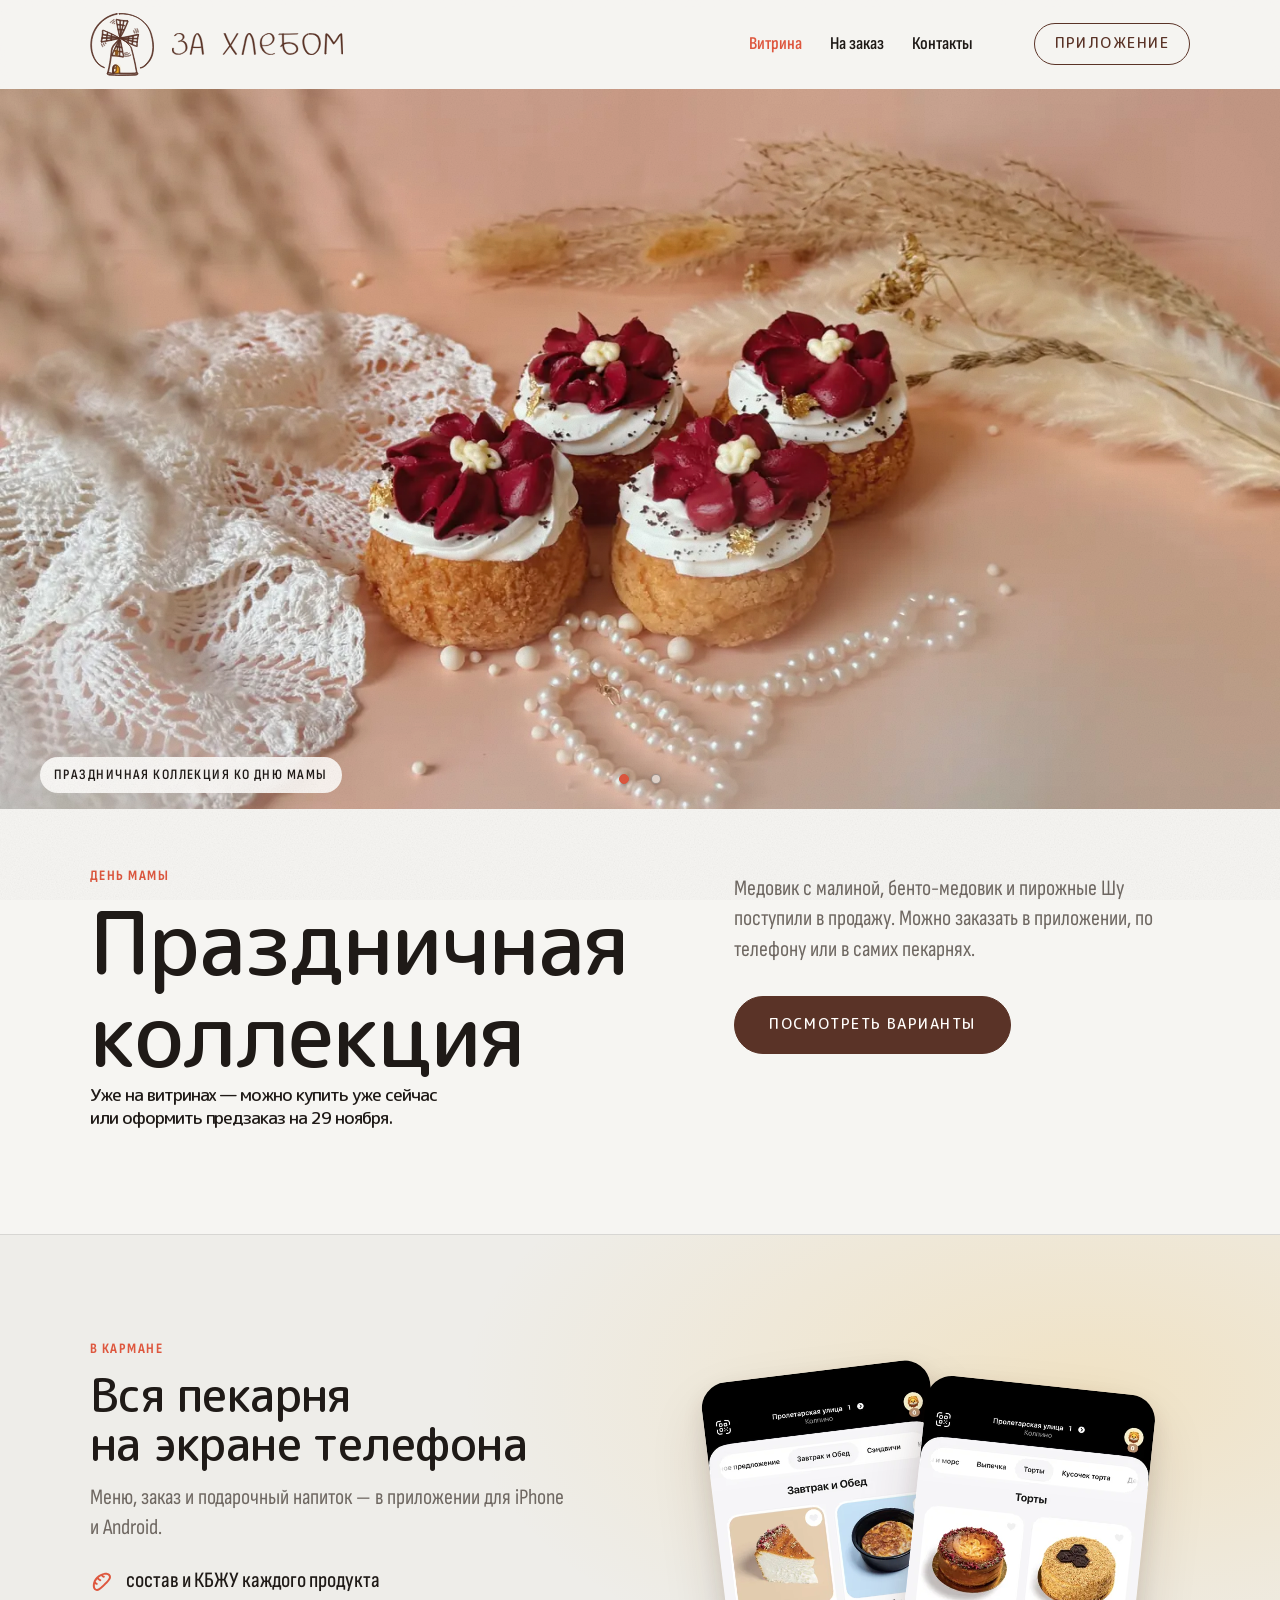
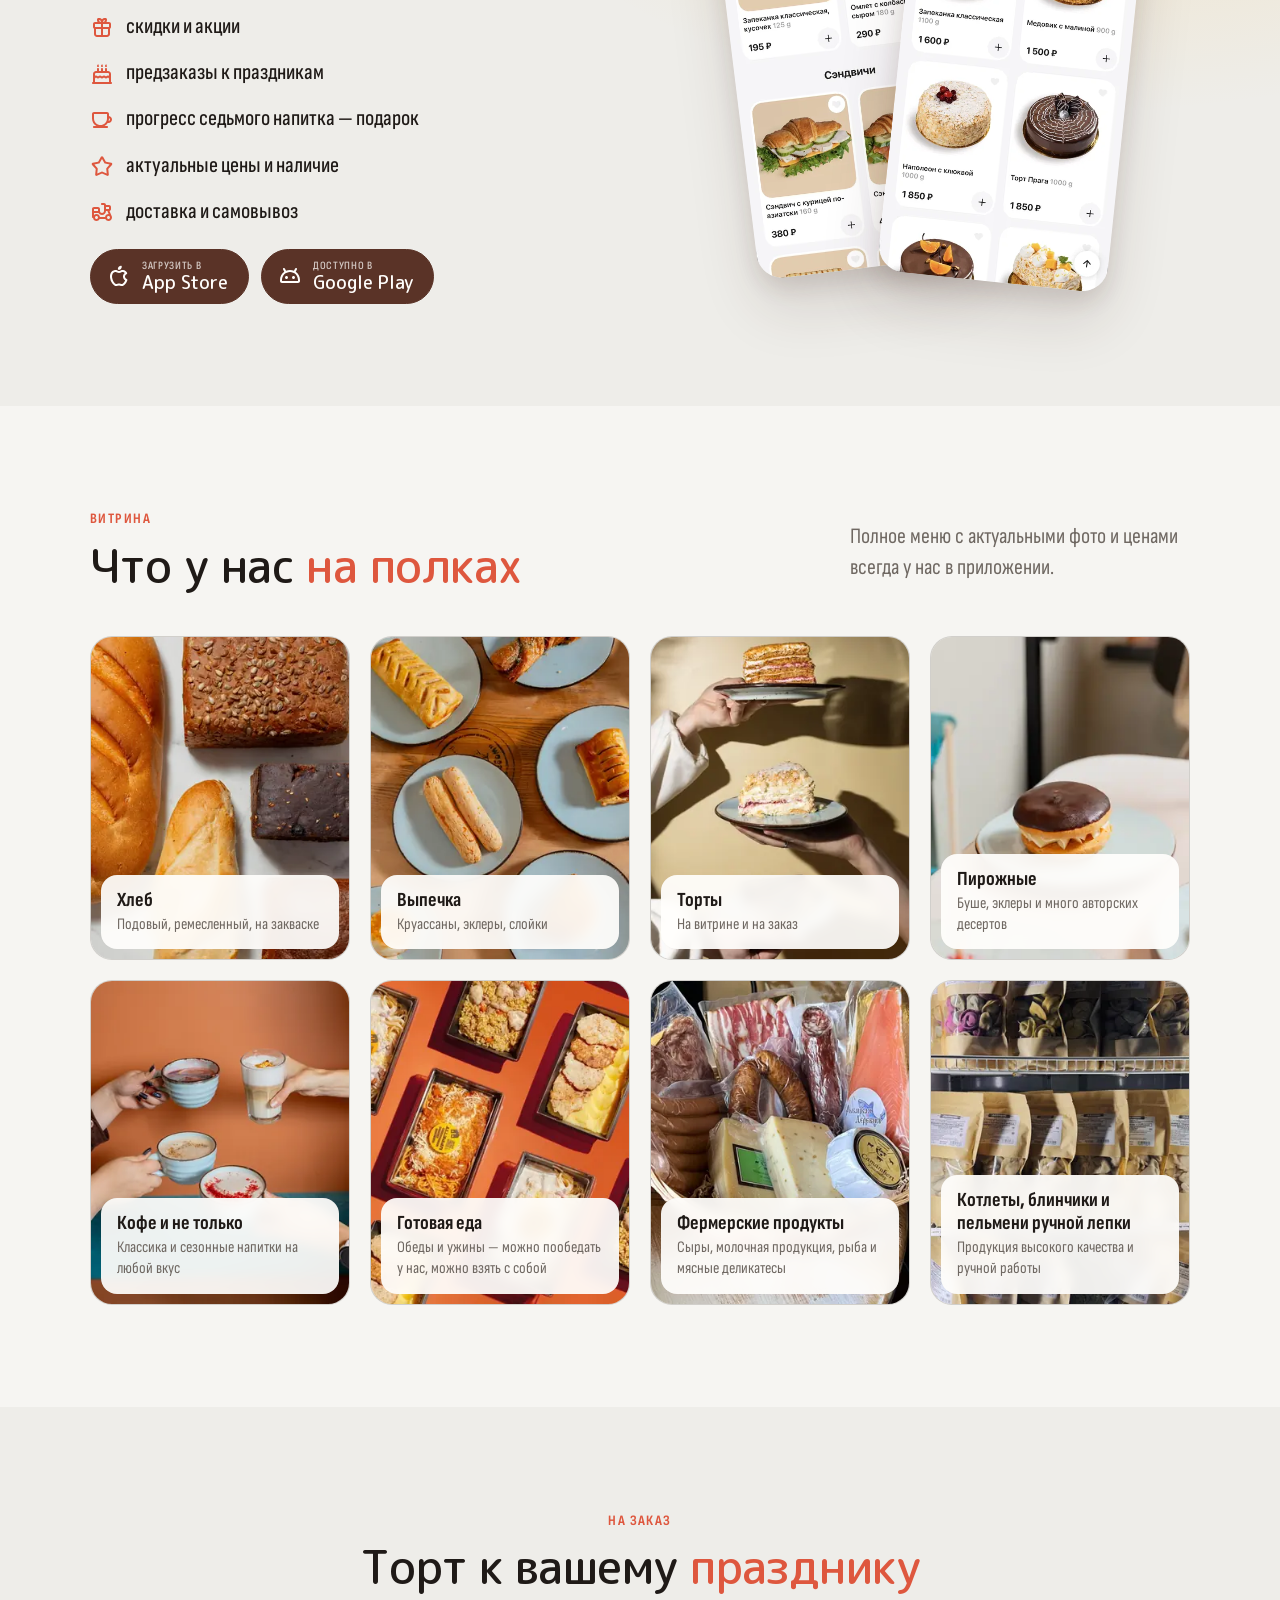
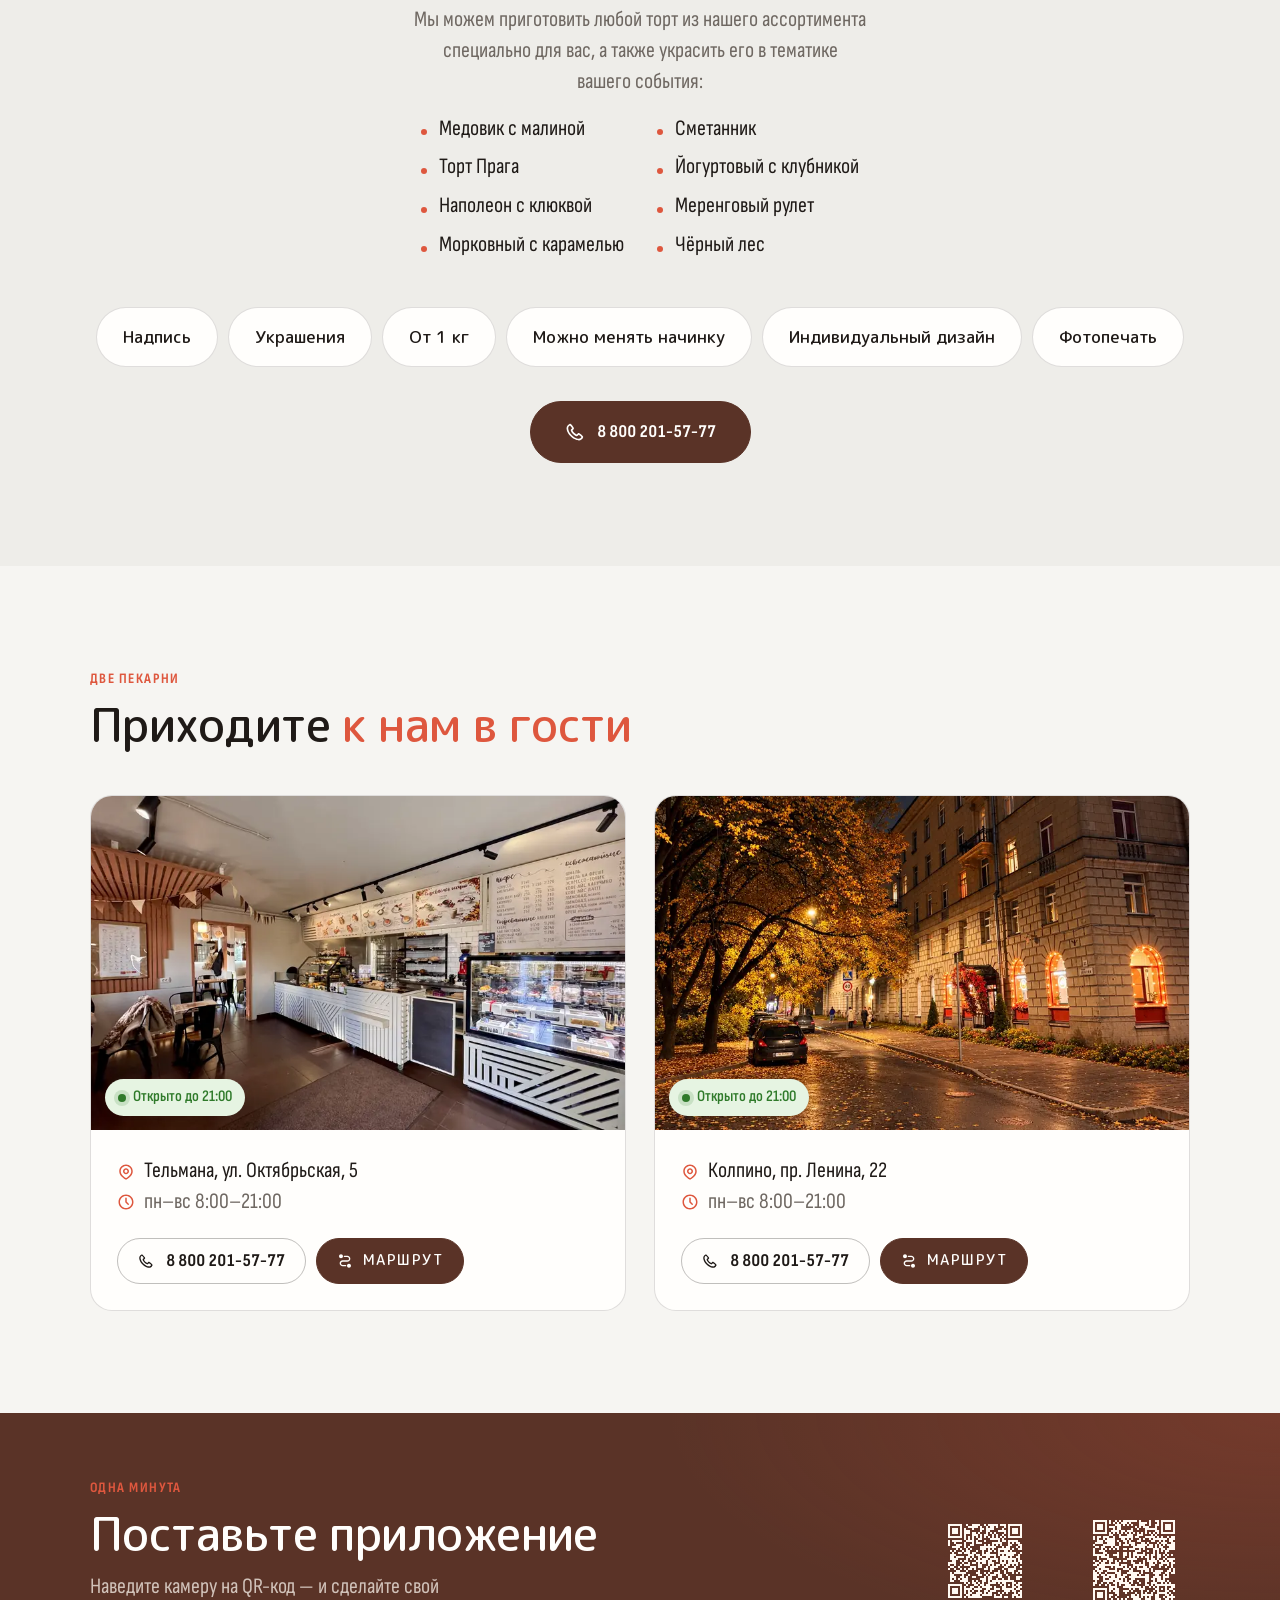
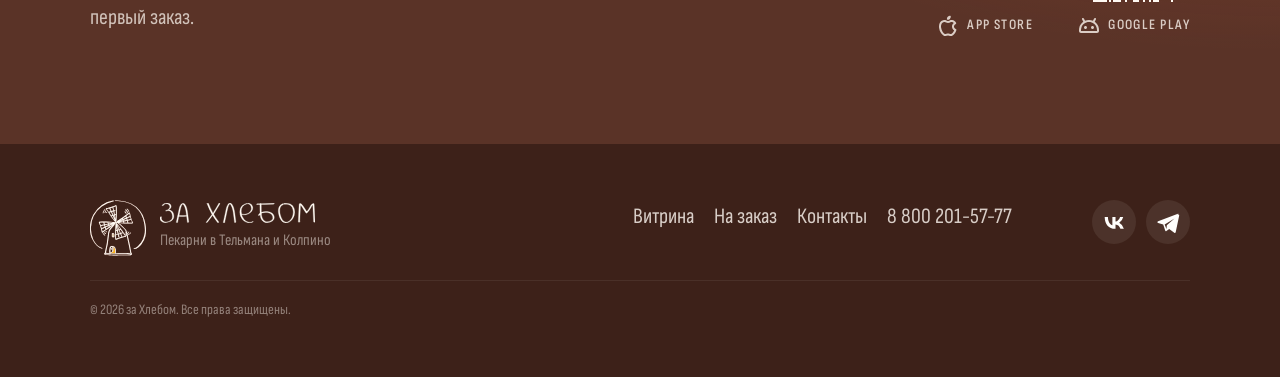
<file: index.html>
<!DOCTYPE html>
<html lang="ru" class="no-js">
<head>
<meta charset="utf-8">
<!-- Yandex.Metrika counter -->
<script type="text/javascript">
    (function(m,e,t,r,i,k,a){
        m[i]=m[i]||function(){(m[i].a=m[i].a||[]).push(arguments)};
        m[i].l=1*new Date();
        for (var j = 0; j < document.scripts.length; j++) {if (document.scripts[j].src === r) { return; }}
        k=e.createElement(t),a=e.getElementsByTagName(t)[0],k.async=1,k.src=r,a.parentNode.insertBefore(k,a)
    })(window, document,'script','https://mc.yandex.ru/metrika/tag.js?id=114211356', 'ym');

    ym(114211356, 'init', {ssr:true, webvisor:true, clickmap:true, ecommerce:"dataLayer", referrer: document.referrer, url: location.href, accurateTrackBounce:true, trackLinks:true});
</script>
<noscript><div><img src="https://mc.yandex.ru/watch/114211356" style="position:absolute; left:-9999px;" alt="" /></div></noscript>
<!-- /Yandex.Metrika counter -->
<script>document.documentElement.classList.remove('no-js');</script>
<script>if (/[?&]campaign=showcase\b/.test(location.search)) document.write('<meta name="robots" content="noindex">');</script>
<meta name="viewport" content="width=device-width, initial-scale=1">
<title>за Хлебом — уютная пекарня в Тельмана и Колпино</title>
<meta name="description" content="Свежий хлеб, торты и кофе — заказывайте в приложении «за Хлебом». Две пекарни: Тельмана, Октябрьская 5 и Колпино, Ленина 22. Доставка и самовывоз.">
<link rel="canonical" href="https://zaxlebom.ru/">
<meta name="theme-color" content="#5a3327">
<meta property="og:type" content="website">
<meta property="og:site_name" content="за Хлебом">
<meta property="og:locale" content="ru_RU">
<meta property="og:url" content="https://zaxlebom.ru/">
<meta property="og:title" content="за Хлебом — уютная пекарня в Тельмана и Колпино">
<meta property="og:description" content="Свежий хлеб, торты и кофе — заказывайте в приложении. Доставка и самовывоз.">
<meta property="og:image" content="https://zaxlebom.ru/assets/img/og-image.png">
<meta property="og:image:width" content="1200">
<meta property="og:image:height" content="630">
<meta property="og:image:alt" content="Логотип пекарни «за Хлебом» — мельница">
<meta name="twitter:card" content="summary_large_image">
<link rel="icon" href="/favicon-32.png" sizes="32x32" type="image/png">
<link rel="icon" href="/assets/img/logo-small.svg" type="image/svg+xml">
<link rel="apple-touch-icon" href="/apple-touch-icon.png">
<link rel="manifest" href="/manifest.webmanifest">
<link rel="preload" href="/assets/fonts/sofia-sans-condensed-cyrillic.woff2" as="font" type="font/woff2" crossorigin>
<link rel="preload" href="/assets/fonts/mplus-rounded-1c-500-cyrillic.woff2" as="font" type="font/woff2" crossorigin>
<link rel="preload" href="/assets/fonts/mplus-rounded-1c-500-latin.woff2" as="font" type="font/woff2" crossorigin>
<link rel="preload" href="/assets/img/wordmark-thick.svg" as="image" type="image/svg+xml">
<link rel="stylesheet" href="/assets/css/01-base.css">
<link rel="stylesheet" href="/assets/css/02-hero.css">
<link rel="stylesheet" href="/assets/css/03-sections.css">
<link rel="stylesheet" href="/assets/css/04-layout.css">
<link rel="stylesheet" href="/assets/css/06-hero-variants.css">
<link rel="stylesheet" href="/assets/css/05-responsive.css">
<script type="application/ld+json">
{
  "@context": "https://schema.org",
  "@type": "Bakery",
  "name": "за Хлебом",
  "url": "https://zaxlebom.ru/",
  "logo": "https://zaxlebom.ru/assets/img/logo.svg",
  "image": "https://zaxlebom.ru/assets/img/og-image.png",
  "description": "Пекарня «за Хлебом»: свежий хлеб, торты, выпечка и кофе. Заказ через мобильное приложение.",
  "priceRange": "₽₽",
  "servesCuisine": ["Хлеб", "Выпечка", "Торты", "Кофе"],
  "sameAs": ["https://vk.com/za_xlebom", "https://t.me/za_xlebom"],
  "department": [
    {
      "@type": "Bakery",
      "name": "«за Хлебом» на Октябрьской, 5",
      "telephone": "+78002015777",
      "address": {
        "@type": "PostalAddress",
        "streetAddress": "улица Октябрьская, 5",
        "addressLocality": "посёлок Тельмана",
        "addressRegion": "Ленинградская область",
        "addressCountry": "RU"
      },
      "openingHoursSpecification": [{
        "@type": "OpeningHoursSpecification",
        "dayOfWeek": ["Monday","Tuesday","Wednesday","Thursday","Friday","Saturday","Sunday"],
        "opens": "08:00", "closes": "21:00"
      }],
      "hasMap": "https://yandex.ru/maps/org/za_khlebom/82208921153/"
    },
    {
      "@type": "Bakery",
      "name": "«за Хлебом» на Ленина, 22",
      "telephone": "+78002015777",
      "address": {
        "@type": "PostalAddress",
        "streetAddress": "проспект Ленина, 22",
        "addressLocality": "Колпино",
        "addressRegion": "Санкт-Петербург",
        "addressCountry": "RU"
      },
      "openingHoursSpecification": [{
        "@type": "OpeningHoursSpecification",
        "dayOfWeek": ["Monday","Tuesday","Wednesday","Thursday","Friday","Saturday","Sunday"],
        "opens": "08:00", "closes": "21:00"
      }],
      "hasMap": "https://yandex.ru/maps/org/za_khlebom/42375344554/"
    }
  ]
}
</script>
</head>
<body>
<a class="skip" href="#main">К содержанию</a>


<header class="site-header" id="top">
  <div class="wrap header-inner">
    <a class="brand" href="#top">
      <!-- Знак мельницы: вставленный SVG (logo-animation.svg), анимация крутится вечно.
           Генерируется из assets/img/logo-animation.svg скриптом tools/inline-logo-animation.py —
           правьте источник и запускайте скрипт заново, здесь руками ничего не меняем.
           В <img> скрипт не работает: SVG в нём открывается в статическом режиме. -->
<svg class="brand-mark" viewBox="0 0 67.39 66.4" role="img" aria-labelledby="mill-title mill-desc"><title id="mill-title">Мельница «за Хлебом»</title><desc id="mill-desc">Мельница с вращающимися лопастями — знак пекарни.</desc><defs id="dynamic-definitions"><radialGradient id="ellipse-3rppcmiaast--fill" cx="0" cy="0" r="0.5" spreadMethod="pad" gradientUnits="objectBoundingBox" gradientTransform="translate(0.5 0.5)"><stop id="ellipse-3rppcmiaast--fill-stop-0" offset="0" stop-color="rgb(255,169,0)" /><stop id="ellipse-3rppcmiaast--fill-stop-1" offset="0.87" stop-color="rgba(250,176,30,0)" /></radialGradient><radialGradient id="undefined-85yenvjsvng--fill" cx="0" cy="0" r="0.5" spreadMethod="pad" gradientUnits="objectBoundingBox" gradientTransform="translate(0.5 0.5)"><stop id="undefined-85yenvjsvng--fill-stop-0" offset="0" stop-color="rgb(255,169,0)" /><stop id="undefined-85yenvjsvng--fill-stop-1" offset="0.87" stop-color="rgba(250,176,30,0)" /></radialGradient></defs><g id="elements-wrapper"><g id="g-w5kzybnk6v" transform="matrix(0.755345 0 0 0.755345 0.745590165105 0.54353361451)" style="mix-blend-mode: normal; paint-order: fill;"><g id="g-b3inw4unq4n" style="mix-blend-mode: normal; paint-order: fill;" transform="matrix(1 0 0 1 0 0)"><g id="g-4fiufifrk2x" style="mix-blend-mode: normal; paint-order: fill;" transform="matrix(1 0 0 1 0 0)"><path id="path-j5qm0o0yvk9" d="M35.15,56.77C35.15,56.97,35.15,57.16,35.15,57.36L35.44,57.36L36.44,57.24C36.69,57.24,36.91,57.19,37,56.96C37.061733,56.738106,37.098626,56.510041,37.11,56.28C37.225009,55.219776,37.225009,54.150224,37.11,53.09C37.11,52.8,37.05,52.5,37,52.21C37,52.12,37,52.04,37,51.95L36.66,51.95C36.365122,51.967946,36.071386,52.001325,35.78,52.05C35.600254,52.075197,35.41704,52.050999,35.25,51.98C35.293618,52.04231,35.321105,52.114463,35.33,52.19C35.391683,53.256833,35.368276,54.326885,35.26,55.39C35.19,55.84,35.15,56.3,35.15,56.77Z" fill="rgb(250,177,31)" stroke="none" style="mix-blend-mode: normal; paint-order: fill;" transform="matrix(1 0 0 1 0 0)" /><path id="path-lmki5z6cxer" d="M34.44,52.12C34.478446,53.157319,34.451727,54.196029,34.36,55.23C34.330031,55.736224,34.330031,56.243776,34.36,56.75C34.3553,56.986148,34.453909,57.212584,34.63,57.37C34.879358,57.578186,35.179638,57.716246,35.5,57.77C36.065354,57.797808,36.631677,57.740501,37.18,57.6C37.386891,57.595601,37.585438,57.5176,37.74,57.38C37.885985,57.154467,37.956062,56.888177,37.94,56.62C38.075066,55.450554,38.075066,54.269446,37.94,53.1C37.928321,52.813649,37.874406,52.530594,37.78,52.26C37.630088,51.975501,37.375515,51.760369,37.07,51.66C36.417782,51.463713,35.722218,51.463713,35.07,51.66C34.8,51.66,35.07,51.96,35.14,52.04C35.371734,52.226118,35.663023,52.32203,35.96,52.31L36.59,52.22L36.91,52.22C36.91,52.22,37.02,52.22,37.06,52.22C37.1,52.22,37.12,52.22,36.89,52.12C36.66,52.02,36.65,51.95,36.69,52.05C36.703838,52.242909,36.737345,52.433901,36.79,52.62C36.79,52.87,36.85,53.12,36.87,53.38C36.955015,54.291355,36.955015,55.208645,36.87,56.12C36.866456,56.315211,36.843001,56.509551,36.8,56.7C36.754152,56.877586,36.593404,57.001238,36.41,57L35.7,57.1L35.37,57.15C35.37,57.15,35.13,57.15,35.09,57.15C35.05,57.15,35.59,57.6,35.61,57.4C35.615357,57.360179,35.615357,57.319821,35.61,57.28C35.605417,57.193394,35.605417,57.106606,35.61,57.02C35.600008,56.82346,35.600008,56.62654,35.61,56.43C35.61,56.03,35.61,55.63,35.61,55.24C35.689949,54.332306,35.709993,53.42033,35.67,52.51C35.67,52.17,34.49,51.8,34.52,52.14L34.44,52.12Z" fill="rgb(90,51,39)" stroke="rgb(90,51,39)" stroke-width="0.7" stroke-linejoin="round" stroke-linecap="round" vector-effect="non-scaling-stroke" style="mix-blend-mode: normal; paint-order: fill;" transform="matrix(1 0 0 1 0 0)" /></g><g id="g-8d602y7p9vm" style="mix-blend-mode: normal; paint-order: fill;" transform="matrix(1 0 0 1 0 0)"><path id="path-y590gk9eby" d="M39.52,76.67C39.095485,74.704891,37.86854,72.841241,36.87,72.41C35.871458,71.978759,36.485531,72.032441,36.3,72.21C36.114469,72.387558,37.571442,72.610055,37.639999,73.21C37.708556,73.809945,39.18,74.35,39.28,75.65C39.38,76.95,39.394132,78.21842,39.36,78.93C39.325869,79.641581,39.475638,82.045628,39.29,82.24C39.104362,82.434372,37.839174,82.38156,37.721832,82.44C37.60449,82.498439,37.050411,82.460935,37.06,82.51C37.06,82.51,36.299999,82.51,36.299999,82.51C36.258589,82.522538,35.796,82.426,35.67,82.51C35.544,82.594,35.44,82.51,34.81,82.51C34.18,82.51,33.498039,82.78,32.74,82.83C31.981961,82.880001,30.869808,82.824903,30.58,83.17C30.290185,83.515094,30.097397,82.747397,30.58,83.23C31.0626,83.7126,33.5915,83.23,35.07,83.23C36.5485,83.23,39.29,83.39,39.77,82.44C40.25,81.49,39.944515,78.635109,39.52,76.67Z" fill="rgb(250,177,31)" stroke="none" style="mix-blend-mode: normal; paint-order: fill;" transform="matrix(1 0 0 1 0 0)" /><path id="path-nl6uijwgcno" d="M31,82.89C31.88,83.3,32.14,83.48,33,83.48C33.86,83.48,33.89,83.48,34.52,83.48C35.15,83.48,35.249589,83.48,35.5,83.48C35.750412,83.48,35.78882,83.48,36.18941,83.48C36.59,83.48,37.216869,83.536931,37.57,83.48C37.92313,83.423068,40.116747,83.847233,40.12,83.17C40.123253,82.492768,40.292188,80.11,40.31,78.93C40.327812,77.75,39.967035,76.046307,39.587707,75.12C39.208379,74.193693,39.119999,74.35,38.64,73.66C38.160001,72.97,36.990436,72.169209,35.85,71.82C34.709565,71.470792,32.493051,72.09857,31.68,73.66C30.866949,75.22143,30.368918,77.038746,30.31,78.85C30.241689,79.729559,30.258433,80.613658,30.36,81.49C30.365016,82.026338,30.597678,82.535287,31,82.89C31.4,83.14,31.937336,82.546417,32.15,82.19C32.362665,81.833581,32.177643,82.177516,32.15,82.12C32.122356,82.062485,32.080876,82.111587,32,82C31.919123,81.888413,31.896633,81.771489,31.83,81.37C31.763368,80.968512,31.6977,80.654879,31.71,79.59C31.7223,78.52512,32.080169,76.128032,32.41,75.07C32.739831,74.011968,33.025489,73.624972,33.3,73.24C33.57451,72.855027,33.716028,72.769513,33.85,72.68C33.983972,72.590486,33.924658,72.635279,34.02,72.58C34.115341,72.524721,34.102323,72.554939,34.2,72.51C34.297677,72.465061,34.488418,72.396159,34.6,72.41C34.711582,72.423842,34.783405,72.306709,35.15,72.41C35.516597,72.513292,35.939773,72.453139,36.469999,72.77C37.000225,73.086861,37.184869,73.108606,37.57,73.66C37.955132,74.211393,38.160002,74.25,38.520001,75.03C38.88,75.81,39.071574,76.599016,39.05,77.13C39.028427,77.660984,39.18,78.41,39.18,79.59C39.18,80.77,39.18,81.36,39.18,81.49C39.18,81.62,39.13148,82.23759,39,82.12C38.86852,82.002411,37.501261,82.19,37.17,82.19C36.838739,82.19,36.014876,82.19,35.404876,82.19C34.794876,82.19,34.02,82.41,33.34,82.41C32.66,82.41,32.258488,82.036574,32.08,82.12C31.901512,82.203426,32.02,82.18,31.98,82.12C31.94,82.06,32.196547,82.324311,32.23,82.12C32.263452,81.91569,31.542705,82.057085,31.23,82.25C30.917295,82.442915,30.65,82.74,31,82.89Z" fill="rgb(90,51,39)" stroke="rgb(90,51,39)" stroke-width="0.7" stroke-linejoin="round" stroke-linecap="round" vector-effect="non-scaling-stroke" style="mix-blend-mode: normal; paint-order: fill;" transform="matrix(1 0 0 1 0 0)" /><path id="path-7arubmbt61q" d="M33.25,75.92L33.25,75.92L33.19,75.81C33.279375,75.983829,33.33052,76.17477,33.34,76.37L33.34,76.25C33.354946,76.359492,33.354946,76.470508,33.34,76.58C33.323154,76.709303,33.38645,76.835895,33.5,76.9C33.567791,76.938096,33.64266,76.961918,33.72,76.97C33.810905,76.996071,33.905635,77.006221,34,77C34.193324,76.984066,34.379292,76.918633,34.54,76.81C34.667003,76.727237,34.762186,76.603851,34.81,76.46C34.844901,76.258164,34.844901,76.051836,34.81,75.85C34.774482,75.652159,34.703327,75.462413,34.6,75.29C34.554006,75.239006,34.495363,75.20106,34.43,75.18C34.359914,75.140195,34.280599,75.119504,34.2,75.12C34.103928,75.104836,34.006072,75.104836,33.91,75.12C33.811408,75.130128,33.716029,75.160786,33.63,75.21C33.471375,75.266422,33.337129,75.375939,33.25,75.52L33.2,75.64C33.189154,75.724696,33.210573,75.810372,33.26,75.88L33.25,75.92Z" fill="rgb(90,51,39)" stroke="rgb(90,51,39)" stroke-width="0.7" stroke-linejoin="round" stroke-linecap="round" vector-effect="non-scaling-stroke" style="mix-blend-mode: normal; paint-order: fill;" transform="matrix(0.950013 0 0 1 4.90838322986 2.524845)" /><path id="path-r1d5oq2gk9o" d="M31.61,83.08C31.499131,81.387812,31.515844,79.689678,31.66,78C31.77,76.54,31.77,74.68,32.74,73.49C33.829186,72.316827,35.553135,71.984987,37,72.67C38.52,73.47,39,75.28,39.29,76.81C39.74,78.89,39,81.02,39.65,83.06C39.71,83.26,40.13,83.41,40.31,83.48C40.49,83.55,40.81,83.67,40.77,83.48C40.11,81.42,40.85,79.23,40.39,77.13C40.2256,76.150988,39.886902,75.209408,39.39,74.35C38.965268,73.709895,38.405484,73.17059,37.75,72.77C36.490062,71.872826,34.925243,71.513098,33.4,71.77C32.543503,71.937861,31.798439,72.461223,31.35,73.21C30.951681,74.021902,30.723673,74.906709,30.68,75.81C30.416792,78.009743,30.353199,80.228793,30.49,82.44C30.49,82.78,31.61,82.98,31.62,82.99L31.61,83.08Z" fill="rgb(90,51,39)" stroke="rgb(90,51,39)" stroke-width="0.7" stroke-linejoin="round" stroke-linecap="round" vector-effect="non-scaling-stroke" style="mix-blend-mode: normal; paint-order: fill;" transform="matrix(1 0 0 1 0 0)" /></g><g id="g-k2ruuwy71uh" style="mix-blend-mode: normal; paint-order: fill;" transform="matrix(1 0 0 1 0 0)"><path id="path-hengd3gfj89" d="M38.83,35.06C37.2,38.29,34.43,40.63,32.16,43.38C30.9364,44.771276,29.983396,46.378835,29.35,48.12C28.756396,50.279127,28.391061,52.494598,28.26,54.73C27.372964,64.02128,25.778336,73.231341,23.49,82.28C23.42,82.53,24.24,83.02,24.49,83.06C27.721949,83.618207,31.001511,83.8527,34.28,83.76Q39.43,83.86,44.56,83.9C51.24,83.96,58.17,84.4,64.77,83.23C64.77,83.23,64.77,83.23,64.77,83.23Q62.63,70,59.35,57C58.82,54.89,58.24,52.8,57.69,50.71C57.408589,49.156301,56.835128,47.67005,56,46.33C54.248257,44.021793,52.234815,41.924458,50,40.08C47.67,38.08,45.22,36.16,42.75,34.31C42.06,33.79,42.53,34.44,42.87,34.7C46.73235,37.412898,50.322488,40.493987,53.59,43.9C54.343053,44.674926,55.013336,45.526186,55.59,46.44C56.207753,47.802184,56.651252,49.236836,56.91,50.71Q58.22,55.47,59.36,60.27Q61.7,70.12,63.36,80.1C63.47,80.77,64,82.04,63.36,82.51C62.60292,82.759883,61.806329,82.868355,61.01,82.83C59.44,82.99,57.85,83.06,56.27,83.09C52.87,83.17,49.47,83.09,46.07,83.09C42.32,83.09,38.57,83.03,34.81,82.96C31.05,82.89,27.21,83.06,23.55,82.24L24.49,83.02C26.778331,73.974723,28.372962,64.767985,29.26,55.48C29.391061,53.244598,29.756396,51.029127,30.35,48.87C30.951826,47.196907,31.849425,45.645585,33,44.29C35.3,41.49,38.13,39.12,39.79,35.84C39.89,35.63,38.85,34.97,38.79,35.06L38.83,35.06Z" fill="rgb(90,51,39)" stroke="rgb(90,51,39)" stroke-width="0.7" stroke-linejoin="round" stroke-linecap="round" vector-effect="non-scaling-stroke" style="mix-blend-mode: normal; paint-order: fill;" transform="matrix(1 0 0 1 0 0)" /><path id="path-g6ytz9itkbp" d="M23.12,82.82C22.27,83.37,22.73,84.47,23.33,85.04C24.33,85.97,25.92,85.89,27.18,85.99C29.07,86.15,30.96,86.09,32.84,86.23C34.44,86.36,35.99,86.49,37.6,86.49C45.66,86.49,53.76,86.49,61.83,86.14C62.99,86.14,65.16,85.91,65.77,84.71C66.28,83.71,65.49,82.82,64.65,82.41C64.1,82.15,64.83,83.11,65.09,83.23C64.952304,83.588487,64.763702,83.925276,64.53,84.23C64.206433,84.483327,63.836008,84.670238,63.44,84.78C62.894984,84.981412,62.327477,85.115733,61.75,85.18C59.75,85.39,57.61,85.31,55.57,85.34C51.57,85.41,47.67,85.41,43.72,85.54C40.247927,85.741585,36.765963,85.698144,33.3,85.41C31.6,85.22,29.89,85.22,28.17,85.15C27.17,85.15,26.17,85.02,25.17,84.91C24.833788,84.91884,24.497804,84.885242,24.17,84.81C23.48,84.5,23.58,83.96,24.1,83.62C24.3,83.5,23.49,82.62,23.18,82.78L23.12,82.82Z" fill="rgb(90,51,39)" stroke="rgb(90,51,39)" stroke-width="0.7" stroke-linejoin="round" stroke-linecap="round" vector-effect="non-scaling-stroke" style="mix-blend-mode: normal; paint-order: fill;" transform="matrix(1 0 0 1 0 0)" /></g><g id="g-f50ghwvegfu" style="mix-blend-mode: normal; paint-order: fill;" transform="matrix(1 0 0 1 0 0)"><path id="path-fau8z4tvf3e" d="M39.28,32.1C34.93,27.1,31.6,21.31,27.73,15.93C27.31,15.34,26.78,14.77,26.41,14.15C25.71,12.94,26.7,13,27.72,12.77C29.34,12.41,30.95,12.03,32.54,11.6C35.595394,10.800158,38.555789,9.673666,41.37,8.24L40.27,7.7C41.02,9.87,40.74,12.47,40.79,14.7C40.84,16.93,40.89,19.42,40.85,21.78C40.821941,24.119278,40.675085,26.455621,40.41,28.78C40.29,29.78,40.12,30.69,40.01,31.65C40.018532,31.998555,39.935797,32.343284,39.77,32.65C40.04,32.93,39.99,32.86,39.61,32.42L39.32,32.06C39.1,31.79,38.32,31.64,38.23,31.55C38.64,32.05,39.85,33.72,40.73,33.34C41.31,33.08,41.31,30.81,41.39,30.34C41.6,28.82,41.74,27.29,41.83,25.75C42.01,22.67,41.99,19.58,41.92,16.5C41.92,14.95,41.85,13.41,41.82,11.87C41.866672,10.617337,41.714793,9.365181,41.37,8.16C41.3,7.96,40.47,7.51,40.27,7.61C37.06558,9.22447,33.682319,10.456272,30.19,11.28C29.32,11.5,28.44,11.71,27.56,11.91C26.803385,11.991652,26.058564,12.159404,25.34,12.41C24.26,13.04,26.18,14.73,26.64,15.41C30.53,20.83,33.9,26.62,38.28,31.68C38.44,31.88,39.4,32.24,39.28,32.1Z" fill="rgb(90,51,39)" stroke="rgb(90,51,39)" stroke-width="0.7" stroke-linejoin="round" stroke-linecap="round" vector-effect="non-scaling-stroke" style="mix-blend-mode: normal; paint-order: fill;" transform="matrix(1 0 0 1 0 0)" /><path id="path-a0rox5i4ki" d="M30.31,11.75L35.08,22.3C36.772454,25.658124,38.203365,29.141789,39.36,32.72C39.46,33.08,40.6,33.39,40.52,33.08C39.386378,29.579273,37.989042,26.169506,36.34,22.88L31.4,12C31.26,11.7,30.11,11.35,30.31,11.8L30.31,11.75Z" fill="rgb(90,51,39)" stroke="rgb(90,51,39)" stroke-width="0.7" stroke-linejoin="round" stroke-linecap="round" vector-effect="non-scaling-stroke" style="mix-blend-mode: normal; paint-order: fill;" transform="matrix(1 0 0 1 0 0)" /><path id="path-jkao7tqm0ie" d="M35.45,10.27C35.39,12.05,36.17,13.65,36.57,15.36C36.97,17.07,37.26,19.02,37.57,20.85L39.57,32.36C39.64,32.73,40.74,33.24,40.64,32.7L38.64,21.61C38.31,19.78,38.03,17.92,37.64,16.1C37.25,14.28,36.39,12.63,36.46,10.79C36.46,10.38,35.37,9.84,35.36,10.27L35.45,10.27Z" fill="rgb(90,51,39)" stroke="rgb(90,51,39)" stroke-width="0.7" stroke-linejoin="round" stroke-linecap="round" vector-effect="non-scaling-stroke" style="mix-blend-mode: normal; paint-order: fill;" transform="matrix(1 0 0 1 0 0)" /><path id="path-dup00vc1e7" d="M30.43,19.08C33.410674,17.821843,36.514,16.87677,39.69,16.26C40.19,16.15,39.25,15.39,38.9,15.47C35.666076,16.098796,32.50591,17.060586,29.47,18.34C29.14,18.49,30.07,19.24,30.47,19.08L30.43,19.08Z" fill="rgb(90,51,39)" stroke="rgb(90,51,39)" stroke-width="0.7" stroke-linejoin="round" stroke-linecap="round" vector-effect="non-scaling-stroke" style="mix-blend-mode: normal; paint-order: fill;" transform="matrix(1 0 0 1 0 0)" /><path id="path-3q95sidcoxa" d="M34,24.61C36.27,23.39,39,23.47,41.27,22C41.64,21.76,40.61,21.09,40.27,21.32C38.06,22.75,35.27,22.68,32.97,23.9C32.72,24.03,33.09,24.36,33.2,24.43C33.418695,24.607543,33.713212,24.660405,33.98,24.57L34,24.61Z" fill="rgb(90,51,39)" stroke="rgb(90,51,39)" stroke-width="0.7" stroke-linejoin="round" stroke-linecap="round" vector-effect="non-scaling-stroke" style="mix-blend-mode: normal; paint-order: fill;" transform="matrix(1 0 0 1 0 0)" /><path id="path-4frdb7d90vn" d="M43.61,33.36Q53.31,26.87,62.61,19.71L61.65,19C62.478259,23.390776,63.699849,27.698137,65.3,31.87C65.53,32.41,65.77,32.96,66.03,33.49C66.03,33.49,66.47,34.37,66.47,34.38C66.39,35.1,64.01,34.97,63.47,34.98C62.28,34.98,61.09,35.04,59.89,35.09C57.6,35.18,55.31,35.26,53.01,35.16C51.5,35.1,50,35,48.45,34.83C47.45,34.72,46.45,34.61,45.45,34.48L43.71,34.25C43.131561,34.241288,42.556723,34.157247,42,34L42.6,34.7C42.6,34.25,43.34,33.63,43.6,33.33C43.86,33.03,42.88,32.33,42.68,32.49C42.31,32.86,41.48,33.49,41.68,34.08C42,35.16,44.12,35.08,44.86,35.15C47.76,35.55,50.68,35.88,53.6,36.01C55.65,36.1,57.69,36.07,59.74,36.01C62.23,35.91,65.16,36.23,67.52,35.42C67.64,35.42,67.52,35.25,67.52,35.17C64.96,30.3,63.76,24.91,62.59,19.57C62.59,19.37,61.9,18.67,61.67,18.85Q52.42,26.01,42.67,32.51C42.53,32.62,43.33,33.55,43.61,33.36Z" fill="rgb(90,51,39)" stroke="rgb(90,51,39)" stroke-width="0.7" stroke-linejoin="round" stroke-linecap="round" vector-effect="non-scaling-stroke" style="mix-blend-mode: normal; paint-order: fill;" transform="matrix(1 0 0 1 0 0)" /><path id="path-rza9yd810in" d="M63,24.52L52.14,29.26C48.771752,30.911392,45.27327,32.28269,41.68,33.36C41.09,33.51,42.04,34.28,42.49,34.17C46.099372,33.0925,49.614451,31.721251,53,30.07L63.88,25.32C64.46,25.06,63.49,24.32,63.06,24.52L63,24.52Z" fill="rgb(90,51,39)" stroke="rgb(90,51,39)" stroke-width="0.7" stroke-linejoin="round" stroke-linecap="round" vector-effect="non-scaling-stroke" style="mix-blend-mode: normal; paint-order: fill;" transform="matrix(1 0 0 1 0 0)" /><path id="path-pdvltxuh4uf" d="M64.15,29.35C62.586451,29.47913,61.050193,29.836242,59.59,30.41C57.59,30.95,55.59,31.25,53.59,31.64L42.46,33.79C42.46,33.79,43.08,34.63,43.37,34.57L54.51,32.42C56.25,32.09,58.01,31.79,59.74,31.42C61.47,31.05,63.21,30.14,65.06,30.17C65.06,30.17,64.48,29.38,64.15,29.38L64.15,29.35Z" fill="rgb(90,51,39)" stroke="rgb(90,51,39)" stroke-width="0.7" stroke-linejoin="round" stroke-linecap="round" vector-effect="non-scaling-stroke" style="mix-blend-mode: normal; paint-order: fill;" transform="matrix(1 0 0 1 0 0)" /><path id="path-tjkuwxkehdr" d="M55.77,24.52C57.203334,27.893278,58.285703,31.405111,59,35C59.1,35.42,60.29,35.7,60.19,35.27C59.45706,31.611207,58.354748,28.03623,56.9,24.6C56.73,24.24,55.53,24,55.77,24.52Z" fill="rgb(90,51,39)" stroke="rgb(90,51,39)" stroke-width="0.7" stroke-linejoin="round" stroke-linecap="round" vector-effect="non-scaling-stroke" style="mix-blend-mode: normal; paint-order: fill;" transform="matrix(1 0 0 1 0 0)" /><path id="path-biywdrbz9wh" d="M50.39,27.48C51.61,29.85,51.39,32.7,52.83,34.98C53.020362,35.230101,53.327408,35.362775,53.64,35.33C53.752022,35.331745,53.8543,35.266547,53.900004,35.164257C53.945708,35.061968,53.926038,34.942282,53.85,34.86C52.45,32.66,52.71,29.86,51.53,27.57C51.383693,27.299708,51.106967,27.125332,50.8,27.11C50.6,27.11,50.25,27.21,50.39,27.48Z" fill="rgb(90,51,39)" stroke="rgb(90,51,39)" stroke-width="0.7" stroke-linejoin="round" stroke-linecap="round" vector-effect="non-scaling-stroke" style="mix-blend-mode: normal; paint-order: fill;" transform="matrix(1 0 0 1 0 0)" /><path id="path-qt6y8wzjfw" d="M42.36,37.52C46.36,42.4,49.67,47.8,53.36,52.93C53.79,53.53,54.28,54.12,54.69,54.74C54.881237,54.931172,55.019136,55.169047,55.09,55.43Q55.45,55.88,54.82,55.97C54.438597,56.214309,54.001861,56.358741,53.55,56.39C52.12,56.72,50.7,57.05,49.29,57.39C46.176035,58.190574,43.158312,59.32725,40.29,60.78L41.18,61.36C40.49,59.36,40.73,56.99,40.73,54.89C40.73,52.79,40.73,50.68,40.82,48.57C40.91,46.46,40.98,44.36,41.1,42.26C41.17,41.13,41.24,40,41.33,38.87C41.33,38.46,41.5,36.56,42.33,37.48C42.76,37.95,43.64,37.78,43.07,37.16C42.26,36.27,41.13,35.49,40.52,36.94C40.238455,37.893393,40.116808,38.886844,40.16,39.88C40.05,41.41,39.97,42.95,39.89,44.49C39.75,47.4,39.68,50.32,39.66,53.24C39.66,55.78,39.31,58.72,40.15,61.16C40.25,61.45,40.68,61.93,41.04,61.74C44.221851,60.13789,47.577166,58.906489,51.04,58.07C52.04,57.82,53.04,57.59,54.04,57.37C54.644684,57.358179,55.241742,57.232661,55.8,57C56.8,56.31,56.08,55.35,55.56,54.65C51.26,48.96,47.64,42.77,43.1,37.25C42.69,36.71,41.83,36.88,42.36,37.52Z" fill="rgb(90,51,39)" stroke="rgb(90,51,39)" stroke-width="0.7" stroke-linejoin="round" stroke-linecap="round" vector-effect="non-scaling-stroke" style="mix-blend-mode: normal; paint-order: fill;" transform="matrix(1 0 0 1 0 0)" /><path id="path-dq3kxsl8pds" d="M50.86,57.3L46.44,47C44.905729,43.820542,43.638042,40.519206,42.65,37.13C42.54,36.69,41.37,36.34,41.52,36.96C42.51145,40.349455,43.782479,43.650785,45.32,46.83L49.73,57.09C49.9,57.5,51.09,57.81,50.86,57.26L50.86,57.3Z" fill="rgb(90,51,39)" stroke="rgb(90,51,39)" stroke-width="0.7" stroke-linejoin="round" stroke-linecap="round" vector-effect="non-scaling-stroke" style="mix-blend-mode: normal; paint-order: fill;" transform="matrix(1 0 0 1 0 0)" /><path id="path-neklt1fsiit" d="M45.82,57.3C45.765139,56.057276,45.522387,54.830027,45.1,53.66C44.662911,52.272637,44.295782,50.864196,44,49.44Q42.83,43.44,41.68,37.55C41.62,37.24,40.53,36.92,40.56,37.08L42.81,48.58C43.1,50.07,43.45,51.5,43.88,52.95C44.338804,54.161557,44.608622,55.436448,44.68,56.73C44.68,57.08,45.79,57.37,45.79,57.3L45.82,57.3Z" fill="rgb(90,51,39)" stroke="rgb(90,51,39)" stroke-width="0.7" stroke-linejoin="round" stroke-linecap="round" vector-effect="non-scaling-stroke" style="mix-blend-mode: normal; paint-order: fill;" transform="matrix(1 0 0 1 0 0)" /><path id="path-r5v9c0kfnrn" d="M50.76,50.05C47.349814,51.488553,43.801316,52.574213,40.17,53.29C39.72,53.39,40.44,54.38,40.88,54.29C44.507393,53.576171,48.052437,52.493893,51.46,51.06C51.92,50.84,51.14,49.88,50.76,50.06L50.76,50.05Z" fill="rgb(90,51,39)" stroke="rgb(90,51,39)" stroke-width="0.7" stroke-linejoin="round" stroke-linecap="round" vector-effect="non-scaling-stroke" style="mix-blend-mode: normal; paint-order: fill;" transform="matrix(1 0 0 1 0 0)" /><path id="path-4ztsgxidvx" d="M47.65,44.83C45.32,46.03,42.49,45.83,40.25,47.21C39.92,47.42,40.92,48.11,41.25,47.9C43.48,46.47,46.31,46.72,48.65,45.52C48.97,45.35,48,44.65,47.65,44.83Z" fill="rgb(90,51,39)" stroke="rgb(90,51,39)" stroke-width="0.7" stroke-linejoin="round" stroke-linecap="round" vector-effect="non-scaling-stroke" style="mix-blend-mode: normal; paint-order: fill;" transform="matrix(1 0 0 1 0 0)" /><path id="path-joarldxu9z" d="M37.58,36.15C31.58,41.15,24.79,45.05,18.58,49.8L19.72,50.2C19.038188,46.799245,18.173601,43.437704,17.13,40.13C16.84,39.28,16.53,38.43,16.19,37.6C16.02,37.18,15.84,36.77,15.66,36.36C15.419487,35.976035,15.221646,35.566941,15.07,35.14C14.94,34.06,16.44,34.2,17.21,34.14C18.15,34.14,19.09,34.14,20.02,34.08C23.88,34,27.75,33.91,31.61,34.08C33.47,34.18,35.33,34.34,37.17,34.61C37.746516,34.642598,38.31715,34.743298,38.87,34.91C38.98,35.21,37.74,35.91,37.55,36.1C37.36,36.29,38.42,36.75,38.66,36.57C39.32,36.08,40.72,35.36,39.55,34.68C38.55,34.1,37.02,34.19,35.93,34.05C31.306117,33.529615,26.649293,33.362464,22,33.55C19.741571,33.498251,17.481972,33.561667,15.23,33.74C14.68,33.8,13.93,33.81,13.86,34.51C13.79,35.21,14.69,36.43,14.96,37.07C16.541723,41.224202,17.749841,45.51118,18.57,49.88C18.62,50.1,19.57,50.41,19.71,50.28C25.89,45.53,32.71,41.59,38.71,36.62C38.82,36.51,37.8,36,37.58,36.15Z" fill="rgb(90,51,39)" stroke="rgb(90,51,39)" stroke-width="0.7" stroke-linejoin="round" stroke-linecap="round" vector-effect="non-scaling-stroke" style="mix-blend-mode: normal; paint-order: fill;" transform="matrix(1 0 0 1 0 0)" /><path id="path-h6t4f3ei7ug" d="M18.3,44.83L28.84,40.14C32.113222,38.518438,35.510682,37.160791,39,36.08C39.3,36,38.49,35.14,38.12,35.24C34.644946,36.32453,31.261071,37.682092,28,39.3L17.43,44C17.1,44.14,17.97,45,18.3,44.84L18.3,44.83Z" fill="rgb(90,51,39)" stroke="rgb(90,51,39)" stroke-width="0.7" stroke-linejoin="round" stroke-linecap="round" vector-effect="non-scaling-stroke" style="mix-blend-mode: normal; paint-order: fill;" transform="matrix(1 0 0 1 0 0)" /><path id="path-nxl7upwx9" d="M17.11,40C18.89,40,20.47,39.22,22.17,38.78C24.07,38.29,26.02,37.98,27.94,37.6L39.38,35.33C39.54,35.33,38.84,34.42,38.52,34.49L27.08,36.76C25.23,37.13,23.35,37.44,21.52,37.89C19.69,38.34,18.09,39.18,16.25,39.16C16.15,39.16,16.76,40.01,17.11,40.01L17.11,40Z" fill="rgb(90,51,39)" stroke="rgb(90,51,39)" stroke-width="0.7" stroke-linejoin="round" stroke-linecap="round" vector-effect="non-scaling-stroke" style="mix-blend-mode: normal; paint-order: fill;" transform="matrix(1 0 0 1 0 0)" /><path id="path-mfgrt182a5d" d="M25.49,44.89C24.054724,41.482938,22.972403,37.93775,22.26,34.31C22.17,33.93,21.03,33.5,21.16,34.05C21.875787,37.681316,22.961447,41.229814,24.4,44.64C24.541677,44.905048,24.795048,45.092323,25.09,45.15C25.26,45.15,25.62,45.15,25.49,44.89Z" fill="rgb(90,51,39)" stroke="rgb(90,51,39)" stroke-width="0.7" stroke-linejoin="round" stroke-linecap="round" vector-effect="non-scaling-stroke" style="mix-blend-mode: normal; paint-order: fill;" transform="matrix(1 0 0 1 0 0)" /><path id="path-8n1d6ay9u7m" d="M30.88,41.84C29.68,39.51,29.93,36.69,28.5,34.44C28.315538,34.200221,28.032445,34.056836,27.73,34.05C27.56,34.05,27.22,34.12,27.38,34.37C28.8,36.6,28.56,39.43,29.76,41.77C29.944462,42.009779,30.227555,42.153164,30.53,42.16C30.73,42.16,31.01,42.09,30.88,41.84Z" fill="rgb(90,51,39)" stroke="rgb(90,51,39)" stroke-width="0.7" stroke-linejoin="round" stroke-linecap="round" vector-effect="non-scaling-stroke" style="mix-blend-mode: normal; paint-order: fill;" transform="matrix(1 0 0 1 0 0)" /><path id="path-2qwgglbx0ix" d="M39.65,32.66C40.257,34.136017,40.735443,35.661681,41.08,37.22C41.14,37.47,41.51,37.69,41.73,37.77C41.95,37.85,42.18,37.87,42.12,37.6C41.773938,36.045335,41.295527,34.523119,40.69,33.05C40.554843,32.781713,40.316715,32.579665,40.03,32.49C39.9,32.44,39.54,32.39,39.65,32.66Z" fill="rgb(90,51,39)" stroke="rgb(90,51,39)" stroke-width="0.7" stroke-linejoin="round" stroke-linecap="round" vector-effect="non-scaling-stroke" style="mix-blend-mode: normal; paint-order: fill;" transform="matrix(1 0 0 1 0 0)" /><path id="path-bnrcg5jcwrl" d="M39.83,35.46C41.0203,35.188809,42.174807,34.779362,43.27,34.24C43.46,34.15,43.17,33.85,43.09,33.77C42.971162,33.659163,42.840357,33.561898,42.7,33.48C42.63,33.48,42.48,33.36,42.4,33.39C41.31845,33.928637,40.177269,34.33812,39,34.61C38.78,34.61,39.12,35.03,39.18,35.08C39.293366,35.192953,39.421134,35.29046,39.56,35.37C39.647124,35.4327,39.75275,35.464388,39.86,35.46L39.83,35.46Z" fill="rgb(90,51,39)" stroke="rgb(90,51,39)" stroke-width="0.7" stroke-linejoin="round" stroke-linecap="round" vector-effect="non-scaling-stroke" style="mix-blend-mode: normal; paint-order: fill;" transform="matrix(1 0 0 1 0 0)" /></g><g id="g-h5rs6opd76m" style="mix-blend-mode: normal; paint-order: fill;" transform="matrix(1 0 0 1 0 0)"><path id="path-agl6f0wzhej" d="M36.34,0C23.307977,2.429977,12.024057,10.51294,5.53,22.07C-1.09,34.07,-2.04,49.66,4.17,62.07C7.24,68.19,12.17,73.51,18.71,75.85C19.49,76.12,19.49,75.26,18.86,75.03C6.35,70.57,1,55.86,1.15,43.6C1.323987,22.62301,16.366269,4.723324,37,0.94C37.63,0.82,36.81,-0.06,36.33,0.01L36.34,0Z" fill="rgb(90,51,39)" stroke="rgb(90,51,39)" stroke-width="0.7" stroke-linejoin="round" stroke-linecap="round" vector-effect="non-scaling-stroke" style="mix-blend-mode: normal; paint-order: fill;" transform="matrix(1 0 0 1 0 0)" /><path id="path-g2vgeab9i6d" d="M40.12,0.66C48.129425,0.014003,56.16978,1.450519,63.46,4.83C68.837509,7.469756,73.566527,11.263214,77.31,15.94C80.248014,19.599075,82.417936,23.813075,83.69,28.33C86.05,36.43,87.62,45.33,85.95,53.73C85.145832,58.279767,83.353745,62.597844,80.7,66.38C79.163466,68.413857,77.435569,70.295791,75.54,72C73.692445,73.889538,71.307619,75.164006,68.71,75.65C68.79,75.65,69.45,76.25,69.79,76.2C74.41,75.57,78.05,71.53,80.87,68.11C83.632976,64.670051,85.590848,60.655218,86.6,56.36C88.84,47.63,87.49,38.36,85.11,29.83C83.800511,24.775487,81.412505,20.064294,78.11,16.02C74.274473,11.378048,69.504276,7.595963,64.11,4.92C56.327163,1.134307,47.681373,-0.52516,39.05,0.11C39.15,0.11,39.77,0.69,40.12,0.66Z" fill="rgb(90,51,39)" stroke="rgb(90,51,39)" stroke-width="0.7" stroke-linejoin="round" stroke-linecap="round" vector-effect="non-scaling-stroke" style="mix-blend-mode: normal; paint-order: fill;" transform="matrix(1 0 0 1 0 0)" /></g><g id="g-r1dkixced7b" transform="matrix(1 0 0 1 -0.181167 -0.196576)" class="" style="mix-blend-mode: normal; paint-order: fill;" opacity="0"><g id="g-qvu54c2qaop" style="mix-blend-mode: normal; paint-order: fill;" transform="matrix(1 0 0 1 0 0)"><path id="path-fqblzixyger" d="M23.19,14C21.637486,15.538092,20.534476,17.470952,20,19.59C20,19.81,20.67,19.7,20.72,19.48C21.244522,17.400026,22.330769,15.504283,23.86,14C23.98,13.88,23.75,13.83,23.67,13.83C23.491828,13.830862,23.320492,13.898682,23.19,14.02L23.19,14Z" fill="rgb(90,51,39)" stroke="rgb(90,51,39)" stroke-width="0.7" stroke-linejoin="round" stroke-linecap="round" vector-effect="non-scaling-stroke" style="mix-blend-mode: normal; paint-order: fill;" transform="matrix(1 0 0 1 0 0)" /><path id="path-6sdzh01pnq" d="M24.66,15.91C23.687084,16.843505,23.095509,18.105056,23,19.45C23,19.75,23.72,19.62,23.73,19.36C23.79449,18.108972,24.326229,16.927727,25.22,16.05C25.33,15.94,25.3,15.81,25.15,15.78C24.965869,15.739199,24.773269,15.787349,24.63,15.91L24.66,15.91Z" fill="rgb(90,51,39)" stroke="rgb(90,51,39)" stroke-width="0.7" stroke-linejoin="round" stroke-linecap="round" vector-effect="non-scaling-stroke" style="mix-blend-mode: normal; paint-order: fill;" transform="matrix(1 0 0 1 0 0)" /><path id="path-t18gtta3p8" d="M26.31,18.09C25.866006,18.290426,25.510426,18.646006,25.31,19.09C25.27606,19.148786,25.27606,19.221214,25.31,19.28C25.361289,19.337861,25.432938,19.373686,25.51,19.38C25.609358,19.388542,25.709239,19.371321,25.8,19.33C25.878723,19.293326,25.944832,19.234176,25.99,19.16C26.030017,19.061653,26.080295,18.9678,26.14,18.88L26.14,18.94C26.209203,18.840953,26.28975,18.750338,26.38,18.67L26.31,18.73C26.386457,18.658095,26.470249,18.594412,26.56,18.54L26.48,18.54L26.63,18.46C26.709789,18.428842,26.774337,18.36788,26.81,18.29C26.848695,18.232577,26.848695,18.157423,26.81,18.1C26.67217,17.984911,26.478235,17.965122,26.32,18.05L26.31,18.09Z" fill="rgb(90,51,39)" stroke="rgb(90,51,39)" stroke-width="0.7" stroke-linejoin="round" stroke-linecap="round" vector-effect="non-scaling-stroke" style="mix-blend-mode: normal; paint-order: fill;" transform="matrix(1 0 0 1 0 0)" /></g><g id="g-2i4i8l8rfwb" style="mix-blend-mode: normal; paint-order: fill;" transform="matrix(1 0 0 1 0 0)"><path id="path-oyr4t8uggaj" d="M19.93,52C20.813495,53.148359,21.845891,54.174029,23,55.05C23.11,55.14,23.35,55.05,23.47,55.05C23.59,55.05,23.79,54.91,23.68,54.83C22.54747,53.971947,21.538053,52.96253,20.68,51.83C20.54,51.65,19.89,51.94,19.95,52.03L19.93,52Z" fill="rgb(90,51,39)" stroke="rgb(90,51,39)" stroke-width="0.7" stroke-linejoin="round" stroke-linecap="round" vector-effect="non-scaling-stroke" style="mix-blend-mode: normal; paint-order: fill;" transform="matrix(1 0 0 1 0 0)" /><path id="path-ovq0t30q3s" d="M22.38,50.2C22.746349,51.222611,23.500826,52.059721,24.48,52.53C24.634736,52.562933,24.795953,52.545409,24.94,52.48C25.016034,52.461188,25.08747,52.427171,25.15,52.38C25.21253,52.332829,25.21,52.31,25.15,52.29C24.194934,51.822215,23.459626,51.000822,23.1,50C23.02,49.84,22.33,50.1,22.38,50.19L22.38,50.2Z" fill="rgb(90,51,39)" stroke="rgb(90,51,39)" stroke-width="0.7" stroke-linejoin="round" stroke-linecap="round" vector-effect="non-scaling-stroke" style="mix-blend-mode: normal; paint-order: fill;" transform="matrix(1 0 0 1 0 0)" /><path id="path-i7heiolq1jd" d="M24.57,48.45C24.698432,48.949566,25.03281,49.371173,25.49,49.61C25.549085,49.624817,25.610915,49.624817,25.67,49.61C25.769623,49.601298,25.867377,49.577702,25.96,49.54C26.032914,49.520986,26.101041,49.486922,26.16,49.44C26.218959,49.393078,26.22,49.37,26.16,49.35C25.95309,49.244168,25.769477,49.097958,25.62,48.92L25.62,48.92C25.447646,48.713738,25.324533,48.470931,25.26,48.21C25.195467,47.949069,25.16,48.21,25.13,48.21C25.043602,48.20034,24.956398,48.20034,24.87,48.21C24.780908,48.226593,24.695958,48.260573,24.62,48.31C24.544042,48.359427,24.52,48.31,24.53,48.41L24.57,48.45Z" fill="rgb(90,51,39)" stroke="rgb(90,51,39)" stroke-width="0.7" stroke-linejoin="round" stroke-linecap="round" vector-effect="non-scaling-stroke" style="mix-blend-mode: normal; paint-order: fill;" transform="matrix(1 0 0 1 0 0)" /></g><g id="g-4j5jkiv4m2r" style="mix-blend-mode: normal; paint-order: fill;" transform="matrix(1 0 0 1 0 0)"><path id="path-dmfhs1kdzqi" d="M57.19,55.68C58.204716,55.326841,59.172015,54.849909,60.07,54.26C61.229845,53.595621,62.307287,52.79677,63.28,51.88C63.673768,51.531769,63.964335,51.082082,64.12,50.58C64.21,50.21,63.46,50.29,63.38,50.63C63.186869,51.11654,62.861215,51.539197,62.44,51.85C61.842899,52.380345,61.20418,52.861892,60.53,53.29C59.88,53.72,59.2,54.12,58.53,54.49C58.064387,54.758085,57.571625,54.975973,57.06,55.14C56.62,55.27,56.76,55.81,57.21,55.68L57.19,55.68Z" fill="rgb(90,51,39)" stroke="rgb(90,51,39)" stroke-width="0.7" stroke-linejoin="round" stroke-linecap="round" vector-effect="non-scaling-stroke" style="mix-blend-mode: normal; paint-order: fill;" transform="matrix(1 0 0 1 0 0)" /><path id="path-uwmdrl1g29d" d="M56.19,53.71C58.19,52.62,60.49,51.36,61.3,49.1C61.43,48.73,60.71,48.76,60.61,49.04C59.86,51.15,57.74,52.31,55.88,53.33C55.76,53.4,55.6,53.53,55.7,53.68C55.8,53.83,56.07,53.78,56.19,53.68L56.19,53.71Z" fill="rgb(90,51,39)" stroke="rgb(90,51,39)" stroke-width="0.7" stroke-linejoin="round" stroke-linecap="round" vector-effect="non-scaling-stroke" style="mix-blend-mode: normal; paint-order: fill;" transform="matrix(1 0 0 1 0 0)" /><path id="path-mmoue71vd49" d="M55.1,51.69C56.279042,50.989524,57.414464,50.218104,58.5,49.38C58.63,49.27,58.38,49.27,58.33,49.27C58.155534,49.287177,57.987617,49.345434,57.84,49.44C56.79303,50.260202,55.694066,51.011773,54.55,51.69C54.43,51.76,54.46,51.82,54.55,51.83C54.730111,51.834851,54.907608,51.786127,55.06,51.69L55.1,51.69Z" fill="rgb(90,51,39)" stroke="rgb(90,51,39)" stroke-width="0.7" stroke-linejoin="round" stroke-linecap="round" vector-effect="non-scaling-stroke" style="mix-blend-mode: normal; paint-order: fill;" transform="matrix(1 0 0 1 0 0)" /></g><g id="g-vp99sb7w0c" style="mix-blend-mode: normal; paint-order: fill;" transform="matrix(1 0 0 1 0 0)"><path id="path-1sqtr85k2se" d="M61.44,17.19C60.886484,15.524649,59.800723,14.08751,58.35,13.1C58.14,12.96,57.48,13.27,57.78,13.48C59.163417,14.417759,60.1945,15.79019,60.71,17.38C60.81,17.66,61.53,17.46,61.44,17.19Z" fill="rgb(90,51,39)" stroke="rgb(90,51,39)" stroke-width="0.7" stroke-linejoin="round" stroke-linecap="round" vector-effect="non-scaling-stroke" style="mix-blend-mode: normal; paint-order: fill;" transform="matrix(1 0 0 1 0 0)" /><path id="path-u7idwaiy6jf" d="M59.48,19C59.219996,17.993432,58.711059,17.068404,58,16.31C57.66,15.92,57.28,15.56,56.9,15.2C56.548419,14.824255,56.113364,14.536502,55.63,14.36C55.447493,14.325186,55.259154,14.376886,55.12,14.5C55.01,14.61,55.04,14.72,55.19,14.77C55.642425,14.950836,56.043998,15.239145,56.36,15.61C56.710743,15.942997,57.044498,16.29344,57.36,16.66C58.026592,17.373033,58.501401,18.243517,58.74,19.19C58.8,19.45,59.53,19.26,59.47,18.99L59.48,19Z" fill="rgb(90,51,39)" stroke="rgb(90,51,39)" stroke-width="0.7" stroke-linejoin="round" stroke-linecap="round" vector-effect="non-scaling-stroke" style="mix-blend-mode: normal; paint-order: fill;" transform="matrix(1 0 0 1 0 0)" /><path id="path-x8syv3o8s7a" d="M57.24,20.16C56.668007,19.181788,55.968551,18.283928,55.16,17.49C54.98,17.31,54.3,17.58,54.49,17.78C55.300898,18.571832,56.000613,19.470024,56.57,20.45C56.57,20.5,56.72,20.51,56.76,20.51C56.859098,20.513769,56.957886,20.496737,57.05,20.46C57.16,20.41,57.32,20.3,57.24,20.16Z" fill="rgb(90,51,39)" stroke="rgb(90,51,39)" stroke-width="0.7" stroke-linejoin="round" stroke-linecap="round" vector-effect="non-scaling-stroke" style="mix-blend-mode: normal; paint-order: fill;" transform="matrix(1 0 0 1 0 0)" /></g></g></g></g><g id="g-qobmksxhpwi" class="" style="mix-blend-mode: normal; paint-order: fill;" opacity="0" transform="matrix(1 0 0 1 0 0)"><ellipse id="ellipse-3rppcmiaast" rx="5.971272" ry="8.584507" transform="matrix(0.86057 0 0 0.86057 28.841598 58.980853)" opacity="0.46" fill="url(#ellipse-3rppcmiaast--fill)" stroke="none" stroke-width="0" style="mix-blend-mode: normal; paint-order: fill;" /><ellipse id="undefined-85yenvjsvng" rx="5.971272" ry="8.584507" transform="matrix(0.726865 0 0 0.726865 28.107545 41.826915)" opacity="0.46" fill="url(#undefined-85yenvjsvng--fill)" stroke="none" stroke-width="0" style="mix-blend-mode: normal; paint-order: fill;" /></g></g><script><![CDATA[(function () {
  "use strict";
  const data = {"duration":12000,"iterations":0,"speed":1,"alternate":false,"nodes":{"path-y590gk9eby":{"id":"path-y590gk9eby","transform":{"origin":{"x":35.239995,"y":77.749996,"type":"corner"},"translate":{"x":-35.239995,"y":-77.749996},"scale":{"x":1,"y":1},"skew":{"x":0,"y":0},"rotate":0,"autoRotate":false},"opacity":1,"tracks":{"shape.path":{"disabled":false,"keys":[{"time":0,"value":[{"x":39.52,"y":76.67,"type":"cusp","mode":1,"start":{"x":39.944515,"y":78.635109},"end":{"x":39.095485,"y":74.704891}},{"x":36.87,"y":72.41,"type":"cusp","start":{"x":37.86854,"y":72.841241},"end":{"x":35.871458,"y":71.978759}},{"x":36.3,"y":72.21,"type":"cusp","start":{"x":36.485531,"y":72.032441},"end":{"x":36.114469,"y":72.387558}},{"x":37.639999,"y":73.21,"type":"cusp","start":{"x":37.571442,"y":72.610055},"end":{"x":37.708556,"y":73.809945}},{"x":39.28,"y":75.65,"type":"cusp","start":{"x":39.18,"y":74.35},"end":{"x":39.38,"y":76.95}},{"x":39.36,"y":78.93,"type":"cusp","start":{"x":39.394132,"y":78.21842},"end":{"x":39.325869,"y":79.641581}},{"x":39.29,"y":82.24,"type":"cusp","start":{"x":39.475638,"y":82.045628},"end":{"x":39.104362,"y":82.434372}},{"x":37.721832,"y":82.44,"type":"cusp","start":{"x":37.839174,"y":82.38156},"end":{"x":37.60449,"y":82.498439}},{"x":37.06,"y":82.51,"type":"cusp","start":{"x":37.050411,"y":82.460935},"end":{"x":37.06,"y":82.51}},{"x":36.299999,"y":82.51,"type":"cusp","start":{"x":36.299999,"y":82.51},"end":{"x":36.258589,"y":82.522538}},{"x":35.67,"y":82.51,"type":"cusp","start":{"x":35.796,"y":82.426},"end":{"x":35.544,"y":82.594}},{"x":34.81,"y":82.51,"type":"cusp","start":{"x":35.44,"y":82.51},"end":{"x":34.18,"y":82.51}},{"x":32.74,"y":82.83,"type":"cusp","start":{"x":33.498039,"y":82.78},"end":{"x":31.981961,"y":82.880001}},{"x":30.58,"y":83.17,"type":"cusp","start":{"x":30.869808,"y":82.824903},"end":{"x":30.290185,"y":83.515094}},{"x":30.58,"y":83.23,"type":"cusp","start":{"x":30.097397,"y":82.747397},"end":{"x":31.0626,"y":83.7126}},{"x":35.07,"y":83.23,"type":"cusp","start":{"x":33.5915,"y":83.23},"end":{"x":36.5485,"y":83.23}},{"x":39.77,"y":82.44,"type":"cusp","start":{"x":39.29,"y":83.39},"end":{"x":40.25,"y":81.49}},{"x":39.52,"y":76.67,"type":"cusp","mode":-1,"start":{"x":39.944515,"y":78.635109},"end":{"x":39.095485,"y":74.704891}}],"easing":{"type":"cubic-bezier","value":{"from":{"x":0,"y":0},"to":{"x":0.58,"y":1}}}},{"time":2000,"value":[{"x":39.52,"y":76.67,"type":"cusp","mode":1,"start":{"x":39.52,"y":76.67},"end":{"x":39.15,"y":74.94}},{"x":36.87,"y":72.41,"type":"cusp","start":{"x":38.67,"y":73.22},"end":{"x":36.683814,"y":72.332923}},{"x":36.3,"y":72.21,"type":"cusp","start":{"x":36.493526,"y":72.266155},"end":{"x":36.373734,"y":72.513266}},{"x":36.47,"y":73.13,"type":"cusp","start":{"x":36.430489,"y":72.82041},"end":{"x":36.559963,"y":74.021068}},{"x":36.47,"y":75.81,"type":"cusp","start":{"x":36.559963,"y":74.918932},"end":{"x":36.47,"y":76.81}},{"x":36.31,"y":78.93,"type":"cusp","start":{"x":36.41,"y":77.89},"end":{"x":36.31,"y":79.31}},{"x":36.06,"y":80.21,"type":"cusp","start":{"x":36.31,"y":79.93},"end":{"x":35.944106,"y":80.323466}},{"x":35.66,"y":80.48,"type":"cusp","start":{"x":35.808575,"y":80.414949},"end":{"x":35.572808,"y":80.528938}},{"x":35.39,"y":80.61,"type":"cusp","start":{"x":35.482631,"y":80.572357},"end":{"x":35.39,"y":80.61}},{"x":35.39,"y":80.61,"type":"cusp","start":{"x":35.39,"y":80.61},"end":{"x":35.39,"y":80.61}},{"x":35.15,"y":80.77,"type":"cusp","start":{"x":35.15,"y":80.77},"end":{"x":35.15,"y":80.77}},{"x":34.55,"y":81.17,"type":"cusp","start":{"x":34.55,"y":81.17},"end":{"x":34.04,"y":81.52}},{"x":33,"y":82.17,"type":"cusp","start":{"x":33.55,"y":81.86},"end":{"x":32.276004,"y":82.675995}},{"x":30.58,"y":83.17,"type":"cusp","start":{"x":31.449994,"y":83.017321},"end":{"x":30.58,"y":83.17}},{"x":30.58,"y":83.23,"type":"cusp","start":{"x":30.58,"y":83.23},"end":{"x":30.58,"y":83.23}},{"x":35.07,"y":83.23,"type":"cusp","start":{"x":35.07,"y":83.23},"end":{"x":36.68,"y":83.23}},{"x":39.9,"y":83.29,"type":"cusp","start":{"x":38.29,"y":83.23},"end":{"x":39.2,"y":81.12}},{"x":39.52,"y":76.67,"type":"cusp","mode":-1,"start":{"x":40,"y":78.87},"end":{"x":39.52,"y":76.67}}],"easing":{"type":"linear","value":null}},{"time":8000,"value":[{"x":39.52,"y":76.67,"type":"cusp","mode":1,"start":{"x":39.52,"y":76.67},"end":{"x":39.15,"y":74.94}},{"x":36.87,"y":72.41,"type":"cusp","start":{"x":38.67,"y":73.22},"end":{"x":36.683814,"y":72.332923}},{"x":36.3,"y":72.21,"type":"cusp","start":{"x":36.493526,"y":72.266155},"end":{"x":36.373734,"y":72.513266}},{"x":36.47,"y":73.13,"type":"cusp","start":{"x":36.430489,"y":72.82041},"end":{"x":36.559963,"y":74.021068}},{"x":36.47,"y":75.81,"type":"cusp","start":{"x":36.559963,"y":74.918932},"end":{"x":36.47,"y":76.81}},{"x":36.31,"y":78.93,"type":"cusp","start":{"x":36.41,"y":77.89},"end":{"x":36.31,"y":79.31}},{"x":36.06,"y":80.21,"type":"cusp","start":{"x":36.31,"y":79.93},"end":{"x":35.944106,"y":80.323466}},{"x":35.66,"y":80.48,"type":"cusp","start":{"x":35.808575,"y":80.414949},"end":{"x":35.572808,"y":80.528938}},{"x":35.39,"y":80.61,"type":"cusp","start":{"x":35.482631,"y":80.572357},"end":{"x":35.39,"y":80.61}},{"x":35.39,"y":80.61,"type":"cusp","start":{"x":35.39,"y":80.61},"end":{"x":35.39,"y":80.61}},{"x":35.15,"y":80.77,"type":"cusp","start":{"x":35.15,"y":80.77},"end":{"x":35.15,"y":80.77}},{"x":34.55,"y":81.17,"type":"cusp","start":{"x":34.55,"y":81.17},"end":{"x":34.04,"y":81.52}},{"x":33,"y":82.17,"type":"cusp","start":{"x":33.55,"y":81.86},"end":{"x":32.276004,"y":82.675995}},{"x":30.58,"y":83.17,"type":"cusp","start":{"x":31.449994,"y":83.017321},"end":{"x":30.58,"y":83.17}},{"x":30.58,"y":83.23,"type":"cusp","start":{"x":30.58,"y":83.23},"end":{"x":30.58,"y":83.23}},{"x":35.07,"y":83.23,"type":"cusp","start":{"x":35.07,"y":83.23},"end":{"x":36.68,"y":83.23}},{"x":39.9,"y":83.29,"type":"cusp","start":{"x":38.29,"y":83.23},"end":{"x":39.2,"y":81.12}},{"x":39.52,"y":76.67,"type":"cusp","mode":-1,"start":{"x":40,"y":78.87},"end":{"x":39.52,"y":76.67}}],"easing":{"type":"linear","value":null}},{"time":10000,"value":[{"x":39.52,"y":76.67,"type":"cusp","mode":1,"start":{"x":39.944515,"y":78.635109},"end":{"x":39.095485,"y":74.704891}},{"x":36.87,"y":72.41,"type":"cusp","start":{"x":37.86854,"y":72.841241},"end":{"x":35.871458,"y":71.978759}},{"x":36.3,"y":72.21,"type":"cusp","start":{"x":36.485531,"y":72.032441},"end":{"x":36.114469,"y":72.387558}},{"x":37.639999,"y":73.21,"type":"cusp","start":{"x":37.571442,"y":72.610055},"end":{"x":37.708556,"y":73.809945}},{"x":39.28,"y":75.65,"type":"cusp","start":{"x":39.18,"y":74.35},"end":{"x":39.38,"y":76.95}},{"x":39.36,"y":78.93,"type":"cusp","start":{"x":39.394132,"y":78.21842},"end":{"x":39.325869,"y":79.641581}},{"x":39.29,"y":82.24,"type":"cusp","start":{"x":39.475638,"y":82.045628},"end":{"x":39.104362,"y":82.434372}},{"x":37.721832,"y":82.44,"type":"cusp","start":{"x":37.839174,"y":82.38156},"end":{"x":37.60449,"y":82.498439}},{"x":37.06,"y":82.51,"type":"cusp","start":{"x":37.050411,"y":82.460935},"end":{"x":37.06,"y":82.51}},{"x":36.299999,"y":82.51,"type":"cusp","start":{"x":36.299999,"y":82.51},"end":{"x":36.258589,"y":82.522538}},{"x":35.67,"y":82.51,"type":"cusp","start":{"x":35.796,"y":82.426},"end":{"x":35.544,"y":82.594}},{"x":34.81,"y":82.51,"type":"cusp","start":{"x":35.44,"y":82.51},"end":{"x":34.18,"y":82.51}},{"x":32.74,"y":82.83,"type":"cusp","start":{"x":33.498039,"y":82.78},"end":{"x":31.981961,"y":82.880001}},{"x":30.58,"y":83.17,"type":"cusp","start":{"x":30.869808,"y":82.824903},"end":{"x":30.290185,"y":83.515094}},{"x":30.58,"y":83.23,"type":"cusp","start":{"x":30.097397,"y":82.747397},"end":{"x":31.0626,"y":83.7126}},{"x":35.07,"y":83.23,"type":"cusp","start":{"x":33.5915,"y":83.23},"end":{"x":36.5485,"y":83.23}},{"x":39.77,"y":82.44,"type":"cusp","start":{"x":39.29,"y":83.39},"end":{"x":40.25,"y":81.49}},{"x":39.52,"y":76.67,"type":"cusp","mode":-1,"start":{"x":39.944515,"y":78.635109},"end":{"x":39.095485,"y":74.704891}}],"easing":{"type":"cubic-bezier","value":{"from":{"x":0,"y":0},"to":{"x":0.58,"y":1}}}},{"time":12000,"value":[{"x":39.52,"y":76.67,"type":"cusp","mode":1,"start":{"x":39.944515,"y":78.635109},"end":{"x":39.095485,"y":74.704891}},{"x":36.87,"y":72.41,"type":"cusp","start":{"x":37.86854,"y":72.841241},"end":{"x":35.871458,"y":71.978759}},{"x":36.3,"y":72.21,"type":"cusp","start":{"x":36.485531,"y":72.032441},"end":{"x":36.114469,"y":72.387558}},{"x":37.639999,"y":73.21,"type":"cusp","start":{"x":37.571442,"y":72.610055},"end":{"x":37.708556,"y":73.809945}},{"x":39.28,"y":75.65,"type":"cusp","start":{"x":39.18,"y":74.35},"end":{"x":39.38,"y":76.95}},{"x":39.36,"y":78.93,"type":"cusp","start":{"x":39.394132,"y":78.21842},"end":{"x":39.325869,"y":79.641581}},{"x":39.29,"y":82.24,"type":"cusp","start":{"x":39.475638,"y":82.045628},"end":{"x":39.104362,"y":82.434372}},{"x":37.721832,"y":82.44,"type":"cusp","start":{"x":37.839174,"y":82.38156},"end":{"x":37.60449,"y":82.498439}},{"x":37.06,"y":82.51,"type":"cusp","start":{"x":37.050411,"y":82.460935},"end":{"x":37.06,"y":82.51}},{"x":36.299999,"y":82.51,"type":"cusp","start":{"x":36.299999,"y":82.51},"end":{"x":36.258589,"y":82.522538}},{"x":35.67,"y":82.51,"type":"cusp","start":{"x":35.796,"y":82.426},"end":{"x":35.544,"y":82.594}},{"x":34.81,"y":82.51,"type":"cusp","start":{"x":35.44,"y":82.51},"end":{"x":34.18,"y":82.51}},{"x":32.74,"y":82.83,"type":"cusp","start":{"x":33.498039,"y":82.78},"end":{"x":31.981961,"y":82.880001}},{"x":30.58,"y":83.17,"type":"cusp","start":{"x":30.869808,"y":82.824903},"end":{"x":30.290185,"y":83.515094}},{"x":30.58,"y":83.23,"type":"cusp","start":{"x":30.097397,"y":82.747397},"end":{"x":31.0626,"y":83.7126}},{"x":35.07,"y":83.23,"type":"cusp","start":{"x":33.5915,"y":83.23},"end":{"x":36.5485,"y":83.23}},{"x":39.77,"y":82.44,"type":"cusp","start":{"x":39.29,"y":83.39},"end":{"x":40.25,"y":81.49}},{"x":39.52,"y":76.67,"type":"cusp","mode":-1,"start":{"x":39.944515,"y":78.635109},"end":{"x":39.095485,"y":74.704891}}],"easing":{"type":"cubic-bezier","value":{"from":{"x":0,"y":0},"to":{"x":0.58,"y":1}}}}]}}},"path-nl6uijwgcno":{"id":"path-nl6uijwgcno","transform":{"origin":{"x":33.521285,"y":77.352245,"type":"corner"},"translate":{"x":-33.521285,"y":-77.352245},"scale":{"x":1,"y":1},"skew":{"x":0,"y":0},"rotate":0,"autoRotate":false},"opacity":1,"tracks":{"shape.path":{"disabled":false,"keys":[{"time":0,"value":[{"x":31,"y":82.89,"type":"cusp","mode":1,"end":{"x":31.88,"y":83.3}},{"x":33,"y":83.48,"type":"cusp","start":{"x":32.14,"y":83.48},"end":{"x":33.86,"y":83.48}},{"x":34.52,"y":83.48,"type":"cusp","start":{"x":33.89,"y":83.48},"end":{"x":35.15,"y":83.48}},{"x":35.5,"y":83.48,"type":"cusp","start":{"x":35.249589,"y":83.48},"end":{"x":35.750412,"y":83.48}},{"x":36.18941,"y":83.48,"type":"cusp","start":{"x":35.78882,"y":83.48},"end":{"x":36.59,"y":83.48}},{"x":37.57,"y":83.48,"type":"cusp","start":{"x":37.216869,"y":83.536931},"end":{"x":37.92313,"y":83.423068}},{"x":40.12,"y":83.17,"type":"cusp","start":{"x":40.116747,"y":83.847233},"end":{"x":40.123253,"y":82.492768}},{"x":40.31,"y":78.93,"type":"cusp","start":{"x":40.292188,"y":80.11},"end":{"x":40.327812,"y":77.75}},{"x":39.587707,"y":75.12,"type":"cusp","start":{"x":39.967035,"y":76.046307},"end":{"x":39.208379,"y":74.193693}},{"x":38.64,"y":73.66,"type":"cusp","start":{"x":39.119999,"y":74.35},"end":{"x":38.160001,"y":72.97}},{"x":35.85,"y":71.82,"type":"cusp","start":{"x":36.990436,"y":72.169209},"end":{"x":34.709565,"y":71.470792}},{"x":31.68,"y":73.66,"type":"cusp","start":{"x":32.493051,"y":72.09857},"end":{"x":30.866949,"y":75.22143}},{"x":30.31,"y":78.85,"type":"cusp","start":{"x":30.368918,"y":77.038746},"end":{"x":30.241689,"y":79.729559}},{"x":30.36,"y":81.49,"type":"cusp","start":{"x":30.258433,"y":80.613658},"end":{"x":30.365016,"y":82.026338}},{"x":31,"y":82.89,"type":"cusp","start":{"x":30.597678,"y":82.535287},"end":{"x":31.4,"y":83.14}},{"x":32.15,"y":82.19,"type":"cusp","start":{"x":31.937336,"y":82.546417},"end":{"x":32.362665,"y":81.833581}},{"x":32.15,"y":82.12,"type":"cusp","start":{"x":32.177643,"y":82.177516},"end":{"x":32.122356,"y":82.062485}},{"x":32,"y":82,"type":"cusp","start":{"x":32.080876,"y":82.111587},"end":{"x":31.919123,"y":81.888413}},{"x":31.83,"y":81.37,"type":"cusp","start":{"x":31.896633,"y":81.771489},"end":{"x":31.763368,"y":80.968512}},{"x":31.71,"y":79.59,"type":"cusp","start":{"x":31.6977,"y":80.654879},"end":{"x":31.7223,"y":78.52512}},{"x":32.41,"y":75.07,"type":"cusp","start":{"x":32.080169,"y":76.128032},"end":{"x":32.739831,"y":74.011968}},{"x":33.3,"y":73.24,"type":"cusp","start":{"x":33.025489,"y":73.624972},"end":{"x":33.57451,"y":72.855027}},{"x":33.85,"y":72.68,"type":"cusp","start":{"x":33.716028,"y":72.769513},"end":{"x":33.983972,"y":72.590486}},{"x":34.02,"y":72.58,"type":"cusp","start":{"x":33.924658,"y":72.635279},"end":{"x":34.115341,"y":72.524721}},{"x":34.2,"y":72.51,"type":"cusp","start":{"x":34.102323,"y":72.554939},"end":{"x":34.297677,"y":72.465061}},{"x":34.6,"y":72.41,"type":"cusp","start":{"x":34.488418,"y":72.396159},"end":{"x":34.711582,"y":72.423842}},{"x":35.15,"y":72.41,"type":"cusp","start":{"x":34.783405,"y":72.306709},"end":{"x":35.516597,"y":72.513292}},{"x":36.469999,"y":72.77,"type":"cusp","start":{"x":35.939773,"y":72.453139},"end":{"x":37.000225,"y":73.086861}},{"x":37.57,"y":73.66,"type":"cusp","start":{"x":37.184869,"y":73.108606},"end":{"x":37.955132,"y":74.211393}},{"x":38.520001,"y":75.03,"type":"cusp","start":{"x":38.160002,"y":74.25},"end":{"x":38.88,"y":75.81}},{"x":39.05,"y":77.13,"type":"cusp","start":{"x":39.071574,"y":76.599016},"end":{"x":39.028427,"y":77.660984}},{"x":39.18,"y":79.59,"type":"cusp","start":{"x":39.18,"y":78.41},"end":{"x":39.18,"y":80.77}},{"x":39.18,"y":81.49,"type":"cusp","start":{"x":39.18,"y":81.36},"end":{"x":39.18,"y":81.62}},{"x":39,"y":82.12,"type":"cusp","start":{"x":39.13148,"y":82.23759},"end":{"x":38.86852,"y":82.002411}},{"x":37.17,"y":82.19,"type":"cusp","start":{"x":37.501261,"y":82.19},"end":{"x":36.838739,"y":82.19}},{"x":35.404876,"y":82.19,"type":"cusp","start":{"x":36.014876,"y":82.19},"end":{"x":34.794876,"y":82.19}},{"x":33.34,"y":82.41,"type":"cusp","start":{"x":34.02,"y":82.41},"end":{"x":32.66,"y":82.41}},{"x":32.08,"y":82.12,"type":"cusp","start":{"x":32.258488,"y":82.036574},"end":{"x":31.901512,"y":82.203426}},{"x":31.98,"y":82.12,"type":"cusp","start":{"x":32.02,"y":82.18},"end":{"x":31.94,"y":82.06}},{"x":32.23,"y":82.12,"type":"cusp","start":{"x":32.196547,"y":82.324311},"end":{"x":32.263452,"y":81.91569}},{"x":31.23,"y":82.25,"type":"cusp","start":{"x":31.542705,"y":82.057085},"end":{"x":30.917295,"y":82.442915}},{"x":31,"y":82.89,"type":"cusp","mode":-1,"start":{"x":30.65,"y":82.74}}],"easing":{"type":"cubic-bezier","value":{"from":{"x":0,"y":0},"to":{"x":0.58,"y":1}}}},{"time":2000,"value":[{"x":31,"y":82.89,"type":"cusp","mode":1,"end":{"x":31.88,"y":83.3}},{"x":33.74,"y":82.1,"type":"cusp","start":{"x":33,"y":82.56},"end":{"x":34.2,"y":81.81}},{"x":35.08,"y":81.17,"type":"cusp","start":{"x":34.64,"y":81.49},"end":{"x":35.08,"y":81.17}},{"x":35.58,"y":80.83,"type":"cusp","start":{"x":35.58,"y":80.83},"end":{"x":35.58,"y":80.83}},{"x":35.76,"y":80.71,"type":"cusp","start":{"x":35.76,"y":80.71},"end":{"x":35.91,"y":80.61}},{"x":35.76,"y":80.71,"type":"cusp","start":{"x":35.76,"y":80.71},"end":{"x":36.045943,"y":80.61534}},{"x":36.44,"y":80.16,"type":"cusp","start":{"x":36.287656,"y":80.419837},"end":{"x":36.580763,"y":79.690154}},{"x":36.62,"y":78.71,"type":"cusp","start":{"x":36.64161,"y":79.200002},"end":{"x":36.69,"y":77.71}},{"x":36.74,"y":75.82,"type":"cusp","start":{"x":36.72,"y":76.79},"end":{"x":36.80001,"y":75.043332}},{"x":36.68,"y":73.49,"type":"cusp","start":{"x":36.779904,"y":74.26255},"end":{"x":36.57,"y":72.91}},{"x":35.85,"y":71.82,"type":"cusp","start":{"x":36.49,"y":72.04},"end":{"x":34.200187,"y":71.375481}},{"x":31.68,"y":73.66,"type":"cusp","start":{"x":32.463721,"y":72.141691},"end":{"x":30.837301,"y":75.26436}},{"x":30.31,"y":78.85,"type":"cusp","start":{"x":30.368918,"y":77.038746},"end":{"x":30.241689,"y":79.729559}},{"x":30.36,"y":81.49,"type":"cusp","start":{"x":30.258433,"y":80.613658},"end":{"x":30.365016,"y":82.026338}},{"x":31,"y":82.89,"type":"cusp","start":{"x":30.597678,"y":82.535287},"end":{"x":31.4,"y":83.14}},{"x":32.15,"y":82.19,"type":"cusp","start":{"x":32.74,"y":82.55},"end":{"x":32.27,"y":82.26}},{"x":32.15,"y":82.12,"type":"cusp","start":{"x":32.15,"y":82.19},"end":{"x":32.15,"y":82.12}},{"x":32,"y":82,"type":"cusp","start":{"x":32,"y":82},"end":{"x":31.923556,"y":81.795843}},{"x":31.83,"y":81.37,"type":"cusp","start":{"x":31.866635,"y":81.584899},"end":{"x":31.735008,"y":80.781658}},{"x":31.71,"y":79.59,"type":"cusp","start":{"x":31.694835,"y":80.185768},"end":{"x":31.706398,"y":78.056064}},{"x":32.41,"y":75.07,"type":"cusp","start":{"x":31.942582,"y":76.530991},"end":{"x":32.60828,"y":74.416873}},{"x":33.3,"y":73.24,"type":"cusp","start":{"x":32.908661,"y":73.799235},"end":{"x":33.454632,"y":73.027162}},{"x":33.85,"y":72.68,"type":"cusp","start":{"x":33.639983,"y":72.838442},"end":{"x":33.85,"y":72.68}},{"x":34.02,"y":72.58,"type":"cusp","start":{"x":34.02,"y":72.58},"end":{"x":34.16,"y":72.5}},{"x":34.2,"y":72.51,"type":"cusp","start":{"x":34.11,"y":72.58},"end":{"x":34.298979,"y":72.489796}},{"x":34.5,"y":72.51,"type":"cusp","start":{"x":34.401021,"y":72.489796},"end":{"x":34.623726,"y":72.51563}},{"x":34.86,"y":72.59,"type":"cusp","start":{"x":34.745534,"y":72.542699},"end":{"x":34.977652,"y":72.807021}},{"x":35.08,"y":73.29,"type":"cusp","start":{"x":35.052349,"y":73.044693},"end":{"x":35.175552,"y":73.644047}},{"x":35.28,"y":74.37,"type":"cusp","start":{"x":35.242435,"y":74.005215},"end":{"x":35.319997,"y":75.079437}},{"x":35.28,"y":76.5,"type":"cusp","start":{"x":35.319997,"y":75.790563},"end":{"x":35.28,"y":77.36}},{"x":35.16,"y":79.09,"type":"cusp","start":{"x":35.23,"y":78.23},"end":{"x":35.16,"y":79.29}},{"x":35.16,"y":79.69,"type":"cusp","start":{"x":35.16,"y":79.49},"end":{"x":35.16,"y":79.89}},{"x":35.16,"y":80.08,"type":"cusp","start":{"x":35.16,"y":79.95},"end":{"x":35.16,"y":80.21}},{"x":35.28,"y":80.08,"type":"cusp","start":{"x":35.16,"y":80.27},"end":{"x":35.18,"y":80.16}},{"x":34.89,"y":80.29,"type":"cusp","start":{"x":35.01,"y":80.21},"end":{"x":34.54,"y":80.5}},{"x":33.89,"y":80.99,"type":"cusp","start":{"x":34.21,"y":80.75},"end":{"x":33.57,"y":81.23}},{"x":32.6,"y":81.84,"type":"cusp","start":{"x":33.04,"y":81.58},"end":{"x":32.4321,"y":81.94309}},{"x":32.08,"y":82.12,"type":"cusp","start":{"x":32.258488,"y":82.036574},"end":{"x":31.901512,"y":82.203426}},{"x":31.98,"y":82.12,"type":"cusp","start":{"x":32.02,"y":82.18},"end":{"x":31.94,"y":82.06}},{"x":32.23,"y":82.12,"type":"cusp","start":{"x":32.17,"y":82.12},"end":{"x":31.894428,"y":82.007083}},{"x":31.23,"y":82.25,"type":"cusp","start":{"x":31.525548,"y":82.055038},"end":{"x":30.9,"y":82.44}},{"x":31,"y":82.89,"type":"cusp","mode":-1,"start":{"x":30.65,"y":82.74}}],"easing":{"type":"linear","value":null}},{"time":8000,"value":[{"x":31,"y":82.89,"type":"cusp","mode":1,"end":{"x":31.88,"y":83.3}},{"x":33.74,"y":82.1,"type":"cusp","start":{"x":33,"y":82.56},"end":{"x":34.2,"y":81.81}},{"x":35.08,"y":81.17,"type":"cusp","start":{"x":34.64,"y":81.49},"end":{"x":35.08,"y":81.17}},{"x":35.58,"y":80.83,"type":"cusp","start":{"x":35.58,"y":80.83},"end":{"x":35.58,"y":80.83}},{"x":35.76,"y":80.71,"type":"cusp","start":{"x":35.76,"y":80.71},"end":{"x":35.91,"y":80.61}},{"x":35.76,"y":80.71,"type":"cusp","start":{"x":35.76,"y":80.71},"end":{"x":36.045943,"y":80.61534}},{"x":36.44,"y":80.16,"type":"cusp","start":{"x":36.287656,"y":80.419837},"end":{"x":36.580763,"y":79.690154}},{"x":36.62,"y":78.71,"type":"cusp","start":{"x":36.64161,"y":79.200002},"end":{"x":36.69,"y":77.71}},{"x":36.74,"y":75.82,"type":"cusp","start":{"x":36.72,"y":76.79},"end":{"x":36.80001,"y":75.043332}},{"x":36.68,"y":73.49,"type":"cusp","start":{"x":36.779904,"y":74.26255},"end":{"x":36.57,"y":72.91}},{"x":35.85,"y":71.82,"type":"cusp","start":{"x":36.49,"y":72.04},"end":{"x":34.200187,"y":71.375481}},{"x":31.68,"y":73.66,"type":"cusp","start":{"x":32.463721,"y":72.141691},"end":{"x":30.837301,"y":75.26436}},{"x":30.31,"y":78.85,"type":"cusp","start":{"x":30.368918,"y":77.038746},"end":{"x":30.241689,"y":79.729559}},{"x":30.36,"y":81.49,"type":"cusp","start":{"x":30.258433,"y":80.613658},"end":{"x":30.365016,"y":82.026338}},{"x":31,"y":82.89,"type":"cusp","start":{"x":30.597678,"y":82.535287},"end":{"x":31.4,"y":83.14}},{"x":32.15,"y":82.19,"type":"cusp","start":{"x":32.74,"y":82.55},"end":{"x":32.27,"y":82.26}},{"x":32.15,"y":82.12,"type":"cusp","start":{"x":32.15,"y":82.19},"end":{"x":32.15,"y":82.12}},{"x":32,"y":82,"type":"cusp","start":{"x":32,"y":82},"end":{"x":31.923556,"y":81.795843}},{"x":31.83,"y":81.37,"type":"cusp","start":{"x":31.866635,"y":81.584899},"end":{"x":31.735008,"y":80.781658}},{"x":31.71,"y":79.59,"type":"cusp","start":{"x":31.694835,"y":80.185768},"end":{"x":31.706398,"y":78.056064}},{"x":32.41,"y":75.07,"type":"cusp","start":{"x":31.942582,"y":76.530991},"end":{"x":32.60828,"y":74.416873}},{"x":33.3,"y":73.24,"type":"cusp","start":{"x":32.908661,"y":73.799235},"end":{"x":33.454632,"y":73.027162}},{"x":33.85,"y":72.68,"type":"cusp","start":{"x":33.639983,"y":72.838442},"end":{"x":33.85,"y":72.68}},{"x":34.02,"y":72.58,"type":"cusp","start":{"x":34.02,"y":72.58},"end":{"x":34.16,"y":72.5}},{"x":34.2,"y":72.51,"type":"cusp","start":{"x":34.11,"y":72.58},"end":{"x":34.298979,"y":72.489796}},{"x":34.5,"y":72.51,"type":"cusp","start":{"x":34.401021,"y":72.489796},"end":{"x":34.623726,"y":72.51563}},{"x":34.86,"y":72.59,"type":"cusp","start":{"x":34.745534,"y":72.542699},"end":{"x":34.977652,"y":72.807021}},{"x":35.08,"y":73.29,"type":"cusp","start":{"x":35.052349,"y":73.044693},"end":{"x":35.175552,"y":73.644047}},{"x":35.28,"y":74.37,"type":"cusp","start":{"x":35.242435,"y":74.005215},"end":{"x":35.319997,"y":75.079437}},{"x":35.28,"y":76.5,"type":"cusp","start":{"x":35.319997,"y":75.790563},"end":{"x":35.28,"y":77.36}},{"x":35.16,"y":79.09,"type":"cusp","start":{"x":35.23,"y":78.23},"end":{"x":35.16,"y":79.29}},{"x":35.16,"y":79.69,"type":"cusp","start":{"x":35.16,"y":79.49},"end":{"x":35.16,"y":79.89}},{"x":35.16,"y":80.08,"type":"cusp","start":{"x":35.16,"y":79.95},"end":{"x":35.16,"y":80.21}},{"x":35.28,"y":80.08,"type":"cusp","start":{"x":35.16,"y":80.27},"end":{"x":35.18,"y":80.16}},{"x":34.89,"y":80.29,"type":"cusp","start":{"x":35.01,"y":80.21},"end":{"x":34.54,"y":80.5}},{"x":33.89,"y":80.99,"type":"cusp","start":{"x":34.21,"y":80.75},"end":{"x":33.57,"y":81.23}},{"x":32.6,"y":81.84,"type":"cusp","start":{"x":33.04,"y":81.58},"end":{"x":32.4321,"y":81.94309}},{"x":32.08,"y":82.12,"type":"cusp","start":{"x":32.258488,"y":82.036574},"end":{"x":31.901512,"y":82.203426}},{"x":31.98,"y":82.12,"type":"cusp","start":{"x":32.02,"y":82.18},"end":{"x":31.94,"y":82.06}},{"x":32.23,"y":82.12,"type":"cusp","start":{"x":32.17,"y":82.12},"end":{"x":31.894428,"y":82.007083}},{"x":31.23,"y":82.25,"type":"cusp","start":{"x":31.525548,"y":82.055038},"end":{"x":30.9,"y":82.44}},{"x":31,"y":82.89,"type":"cusp","mode":-1,"start":{"x":30.65,"y":82.74}}],"easing":{"type":"linear","value":null}},{"time":10000,"value":[{"x":31,"y":82.89,"type":"cusp","mode":1,"end":{"x":31.88,"y":83.3}},{"x":33,"y":83.48,"type":"cusp","start":{"x":32.14,"y":83.48},"end":{"x":33.86,"y":83.48}},{"x":34.52,"y":83.48,"type":"cusp","start":{"x":33.89,"y":83.48},"end":{"x":35.15,"y":83.48}},{"x":35.5,"y":83.48,"type":"cusp","start":{"x":35.249589,"y":83.48},"end":{"x":35.750412,"y":83.48}},{"x":36.18941,"y":83.48,"type":"cusp","start":{"x":35.78882,"y":83.48},"end":{"x":36.59,"y":83.48}},{"x":37.57,"y":83.48,"type":"cusp","start":{"x":37.216869,"y":83.536931},"end":{"x":37.92313,"y":83.423068}},{"x":40.12,"y":83.17,"type":"cusp","start":{"x":40.116747,"y":83.847233},"end":{"x":40.123253,"y":82.492768}},{"x":40.31,"y":78.93,"type":"cusp","start":{"x":40.292188,"y":80.11},"end":{"x":40.327812,"y":77.75}},{"x":39.587707,"y":75.12,"type":"cusp","start":{"x":39.967035,"y":76.046307},"end":{"x":39.208379,"y":74.193693}},{"x":38.64,"y":73.66,"type":"cusp","start":{"x":39.119999,"y":74.35},"end":{"x":38.160001,"y":72.97}},{"x":35.85,"y":71.82,"type":"cusp","start":{"x":36.990436,"y":72.169209},"end":{"x":34.709565,"y":71.470792}},{"x":31.68,"y":73.66,"type":"cusp","start":{"x":32.493051,"y":72.09857},"end":{"x":30.866949,"y":75.22143}},{"x":30.31,"y":78.85,"type":"cusp","start":{"x":30.368918,"y":77.038746},"end":{"x":30.241689,"y":79.729559}},{"x":30.36,"y":81.49,"type":"cusp","start":{"x":30.258433,"y":80.613658},"end":{"x":30.365016,"y":82.026338}},{"x":31,"y":82.89,"type":"cusp","start":{"x":30.597678,"y":82.535287},"end":{"x":31.4,"y":83.14}},{"x":32.15,"y":82.19,"type":"cusp","start":{"x":31.937336,"y":82.546417},"end":{"x":32.362665,"y":81.833581}},{"x":32.15,"y":82.12,"type":"cusp","start":{"x":32.177643,"y":82.177516},"end":{"x":32.122356,"y":82.062485}},{"x":32,"y":82,"type":"cusp","start":{"x":32.080876,"y":82.111587},"end":{"x":31.919123,"y":81.888413}},{"x":31.83,"y":81.37,"type":"cusp","start":{"x":31.896633,"y":81.771489},"end":{"x":31.763368,"y":80.968512}},{"x":31.71,"y":79.59,"type":"cusp","start":{"x":31.6977,"y":80.654879},"end":{"x":31.7223,"y":78.52512}},{"x":32.41,"y":75.07,"type":"cusp","start":{"x":32.080169,"y":76.128032},"end":{"x":32.739831,"y":74.011968}},{"x":33.3,"y":73.24,"type":"cusp","start":{"x":33.025489,"y":73.624972},"end":{"x":33.57451,"y":72.855027}},{"x":33.85,"y":72.68,"type":"cusp","start":{"x":33.716028,"y":72.769513},"end":{"x":33.983972,"y":72.590486}},{"x":34.02,"y":72.58,"type":"cusp","start":{"x":33.924658,"y":72.635279},"end":{"x":34.115341,"y":72.524721}},{"x":34.2,"y":72.51,"type":"cusp","start":{"x":34.102323,"y":72.554939},"end":{"x":34.297677,"y":72.465061}},{"x":34.6,"y":72.41,"type":"cusp","start":{"x":34.488418,"y":72.396159},"end":{"x":34.711582,"y":72.423842}},{"x":35.15,"y":72.41,"type":"cusp","start":{"x":34.783405,"y":72.306709},"end":{"x":35.516597,"y":72.513292}},{"x":36.469999,"y":72.77,"type":"cusp","start":{"x":35.939773,"y":72.453139},"end":{"x":37.000225,"y":73.086861}},{"x":37.57,"y":73.66,"type":"cusp","start":{"x":37.184869,"y":73.108606},"end":{"x":37.955132,"y":74.211393}},{"x":38.520001,"y":75.03,"type":"cusp","start":{"x":38.160002,"y":74.25},"end":{"x":38.88,"y":75.81}},{"x":39.05,"y":77.13,"type":"cusp","start":{"x":39.071574,"y":76.599016},"end":{"x":39.028427,"y":77.660984}},{"x":39.18,"y":79.59,"type":"cusp","start":{"x":39.18,"y":78.41},"end":{"x":39.18,"y":80.77}},{"x":39.18,"y":81.49,"type":"cusp","start":{"x":39.18,"y":81.36},"end":{"x":39.18,"y":81.62}},{"x":39,"y":82.12,"type":"cusp","start":{"x":39.13148,"y":82.23759},"end":{"x":38.86852,"y":82.002411}},{"x":37.17,"y":82.19,"type":"cusp","start":{"x":37.501261,"y":82.19},"end":{"x":36.838739,"y":82.19}},{"x":35.404876,"y":82.19,"type":"cusp","start":{"x":36.014876,"y":82.19},"end":{"x":34.794876,"y":82.19}},{"x":33.34,"y":82.41,"type":"cusp","start":{"x":34.02,"y":82.41},"end":{"x":32.66,"y":82.41}},{"x":32.08,"y":82.12,"type":"cusp","start":{"x":32.258488,"y":82.036574},"end":{"x":31.901512,"y":82.203426}},{"x":31.98,"y":82.12,"type":"cusp","start":{"x":32.02,"y":82.18},"end":{"x":31.94,"y":82.06}},{"x":32.23,"y":82.12,"type":"cusp","start":{"x":32.196547,"y":82.324311},"end":{"x":32.263452,"y":81.91569}},{"x":31.23,"y":82.25,"type":"cusp","start":{"x":31.542705,"y":82.057085},"end":{"x":30.917295,"y":82.442915}},{"x":31,"y":82.89,"type":"cusp","mode":-1,"start":{"x":30.65,"y":82.74}}],"easing":{"type":"cubic-bezier","value":{"from":{"x":0,"y":0},"to":{"x":0.58,"y":1}}}},{"time":12000,"value":[{"x":31,"y":82.89,"type":"cusp","mode":1,"end":{"x":31.88,"y":83.3}},{"x":33,"y":83.48,"type":"cusp","start":{"x":32.14,"y":83.48},"end":{"x":33.86,"y":83.48}},{"x":34.52,"y":83.48,"type":"cusp","start":{"x":33.89,"y":83.48},"end":{"x":35.15,"y":83.48}},{"x":35.5,"y":83.48,"type":"cusp","start":{"x":35.249589,"y":83.48},"end":{"x":35.750412,"y":83.48}},{"x":36.18941,"y":83.48,"type":"cusp","start":{"x":35.78882,"y":83.48},"end":{"x":36.59,"y":83.48}},{"x":37.57,"y":83.48,"type":"cusp","start":{"x":37.216869,"y":83.536931},"end":{"x":37.92313,"y":83.423068}},{"x":40.12,"y":83.17,"type":"cusp","start":{"x":40.116747,"y":83.847233},"end":{"x":40.123253,"y":82.492768}},{"x":40.31,"y":78.93,"type":"cusp","start":{"x":40.292188,"y":80.11},"end":{"x":40.327812,"y":77.75}},{"x":39.587707,"y":75.12,"type":"cusp","start":{"x":39.967035,"y":76.046307},"end":{"x":39.208379,"y":74.193693}},{"x":38.64,"y":73.66,"type":"cusp","start":{"x":39.119999,"y":74.35},"end":{"x":38.160001,"y":72.97}},{"x":35.85,"y":71.82,"type":"cusp","start":{"x":36.990436,"y":72.169209},"end":{"x":34.709565,"y":71.470792}},{"x":31.68,"y":73.66,"type":"cusp","start":{"x":32.493051,"y":72.09857},"end":{"x":30.866949,"y":75.22143}},{"x":30.31,"y":78.85,"type":"cusp","start":{"x":30.368918,"y":77.038746},"end":{"x":30.241689,"y":79.729559}},{"x":30.36,"y":81.49,"type":"cusp","start":{"x":30.258433,"y":80.613658},"end":{"x":30.365016,"y":82.026338}},{"x":31,"y":82.89,"type":"cusp","start":{"x":30.597678,"y":82.535287},"end":{"x":31.4,"y":83.14}},{"x":32.15,"y":82.19,"type":"cusp","start":{"x":31.937336,"y":82.546417},"end":{"x":32.362665,"y":81.833581}},{"x":32.15,"y":82.12,"type":"cusp","start":{"x":32.177643,"y":82.177516},"end":{"x":32.122356,"y":82.062485}},{"x":32,"y":82,"type":"cusp","start":{"x":32.080876,"y":82.111587},"end":{"x":31.919123,"y":81.888413}},{"x":31.83,"y":81.37,"type":"cusp","start":{"x":31.896633,"y":81.771489},"end":{"x":31.763368,"y":80.968512}},{"x":31.71,"y":79.59,"type":"cusp","start":{"x":31.6977,"y":80.654879},"end":{"x":31.7223,"y":78.52512}},{"x":32.41,"y":75.07,"type":"cusp","start":{"x":32.080169,"y":76.128032},"end":{"x":32.739831,"y":74.011968}},{"x":33.3,"y":73.24,"type":"cusp","start":{"x":33.025489,"y":73.624972},"end":{"x":33.57451,"y":72.855027}},{"x":33.85,"y":72.68,"type":"cusp","start":{"x":33.716028,"y":72.769513},"end":{"x":33.983972,"y":72.590486}},{"x":34.02,"y":72.58,"type":"cusp","start":{"x":33.924658,"y":72.635279},"end":{"x":34.115341,"y":72.524721}},{"x":34.2,"y":72.51,"type":"cusp","start":{"x":34.102323,"y":72.554939},"end":{"x":34.297677,"y":72.465061}},{"x":34.6,"y":72.41,"type":"cusp","start":{"x":34.488418,"y":72.396159},"end":{"x":34.711582,"y":72.423842}},{"x":35.15,"y":72.41,"type":"cusp","start":{"x":34.783405,"y":72.306709},"end":{"x":35.516597,"y":72.513292}},{"x":36.469999,"y":72.77,"type":"cusp","start":{"x":35.939773,"y":72.453139},"end":{"x":37.000225,"y":73.086861}},{"x":37.57,"y":73.66,"type":"cusp","start":{"x":37.184869,"y":73.108606},"end":{"x":37.955132,"y":74.211393}},{"x":38.520001,"y":75.03,"type":"cusp","start":{"x":38.160002,"y":74.25},"end":{"x":38.88,"y":75.81}},{"x":39.05,"y":77.13,"type":"cusp","start":{"x":39.071574,"y":76.599016},"end":{"x":39.028427,"y":77.660984}},{"x":39.18,"y":79.59,"type":"cusp","start":{"x":39.18,"y":78.41},"end":{"x":39.18,"y":80.77}},{"x":39.18,"y":81.49,"type":"cusp","start":{"x":39.18,"y":81.36},"end":{"x":39.18,"y":81.62}},{"x":39,"y":82.12,"type":"cusp","start":{"x":39.13148,"y":82.23759},"end":{"x":38.86852,"y":82.002411}},{"x":37.17,"y":82.19,"type":"cusp","start":{"x":37.501261,"y":82.19},"end":{"x":36.838739,"y":82.19}},{"x":35.404876,"y":82.19,"type":"cusp","start":{"x":36.014876,"y":82.19},"end":{"x":34.794876,"y":82.19}},{"x":33.34,"y":82.41,"type":"cusp","start":{"x":34.02,"y":82.41},"end":{"x":32.66,"y":82.41}},{"x":32.08,"y":82.12,"type":"cusp","start":{"x":32.258488,"y":82.036574},"end":{"x":31.901512,"y":82.203426}},{"x":31.98,"y":82.12,"type":"cusp","start":{"x":32.02,"y":82.18},"end":{"x":31.94,"y":82.06}},{"x":32.23,"y":82.12,"type":"cusp","start":{"x":32.196547,"y":82.324311},"end":{"x":32.263452,"y":81.91569}},{"x":31.23,"y":82.25,"type":"cusp","start":{"x":31.542705,"y":82.057085},"end":{"x":30.917295,"y":82.442915}},{"x":31,"y":82.89,"type":"cusp","mode":-1,"start":{"x":30.65,"y":82.74}}],"easing":{"type":"cubic-bezier","value":{"from":{"x":0,"y":0},"to":{"x":0.58,"y":1}}}}]}}},"path-7arubmbt61q":{"id":"path-7arubmbt61q","transform":{"origin":{"x":37.221259,"y":78.580044,"type":"corner"},"translate":{"x":-34.013088,"y":-76.055199},"scale":{"x":0.950013,"y":1},"skew":{"x":0,"y":0},"rotate":0,"autoRotate":false},"opacity":1,"tracks":{"transform.origin":{"disabled":false,"keys":[{"time":0,"value":{"x":37.221259,"y":78.580044,"type":"corner"},"easing":{"type":"cubic-bezier","value":{"from":{"x":0,"y":0},"to":{"x":0.58,"y":1}}}},{"time":2000,"value":{"x":34.013088,"y":76.055199,"type":"corner","start":{"x":34.013088,"y":76.055199},"end":{"x":34.013088,"y":76.055199}},"easing":{"type":"linear","value":null}},{"time":8000,"value":{"x":34.013088,"y":76.055199,"type":"corner","start":{"x":34.013088,"y":76.055199},"end":{"x":34.013088,"y":76.055199}},"easing":{"type":"linear","value":null}},{"time":10000,"value":{"x":37.221259,"y":78.580044,"type":"corner","start":{"x":37.221259,"y":78.580044},"end":{"x":37.221259,"y":78.580044}},"easing":{"type":"cubic-bezier","value":{"from":{"x":0,"y":0},"to":{"x":0.58,"y":1}}}},{"time":12000,"value":{"x":37.221259,"y":78.580044,"type":"corner","start":{"x":37.221259,"y":78.580044},"end":{"x":37.221259,"y":78.580044}},"easing":{"type":"cubic-bezier","value":{"from":{"x":0,"y":0},"to":{"x":0.58,"y":1}}}}]},"transform.scale":{"disabled":false,"keys":[{"time":0,"value":{"x":0.950013,"y":1},"easing":{"type":"cubic-bezier","value":{"from":{"x":0,"y":0},"to":{"x":0.58,"y":1}}}},{"time":2000,"value":{"x":1,"y":1},"easing":{"type":"linear","value":null}},{"time":8000,"value":{"x":1,"y":1},"easing":{"type":"linear","value":null}},{"time":10000,"value":{"x":0.950013,"y":1},"easing":{"type":"cubic-bezier","value":{"from":{"x":0,"y":0},"to":{"x":0.58,"y":1}}}},{"time":12000,"value":{"x":0.950013,"y":1},"easing":{"type":"cubic-bezier","value":{"from":{"x":0,"y":0},"to":{"x":0.58,"y":1}}}}]},"transform.skew":{"disabled":false,"keys":[{"time":0,"value":{"x":0,"y":0},"easing":{"type":"cubic-bezier","value":{"from":{"x":0,"y":0},"to":{"x":0.58,"y":1}}}},{"time":2000,"value":{"x":0,"y":0},"easing":{"type":"linear","value":null}},{"time":8000,"value":{"x":0,"y":0},"easing":{"type":"linear","value":null}},{"time":10000,"value":{"x":0,"y":0},"easing":{"type":"cubic-bezier","value":{"from":{"x":0,"y":0},"to":{"x":0.58,"y":1}}}},{"time":12000,"value":{"x":0,"y":0},"easing":{"type":"cubic-bezier","value":{"from":{"x":0,"y":0},"to":{"x":0.58,"y":1}}}}]}}},"g-f50ghwvegfu":{"id":"g-f50ghwvegfu","transform":{"origin":{"x":40.85,"y":34.572716,"type":"corner"},"translate":{"x":-40.85,"y":-34.572716},"scale":{"x":1,"y":1},"skew":{"x":0,"y":0},"rotate":0,"autoRotate":false},"opacity":1,"tracks":{"transform.rotate":{"disabled":false,"keys":[{"time":0,"value":0,"easing":{"type":"linear","value":null}},{"time":2000,"value":10,"easing":{"type":"linear","value":null}},{"time":10000,"value":350,"easing":{"type":"linear","value":null}},{"time":12000,"value":360,"easing":{"type":"linear","value":null}}]}}},"g-r1dkixced7b":{"id":"g-r1dkixced7b","transform":{"origin":{"x":40.85,"y":34.48,"type":"corner"},"translate":{"x":-41.031167,"y":-34.676576},"scale":{"x":1,"y":1},"skew":{"x":0,"y":0},"rotate":0,"autoRotate":false},"opacity":0,"tracks":{"transform.rotate":{"disabled":false,"keys":[{"time":0,"value":0,"easing":{"type":"linear","value":null}},{"time":2000,"value":8,"easing":{"type":"linear","value":null}},{"time":10000,"value":348,"easing":{"type":"linear","value":null}},{"time":12000,"value":360,"easing":{"type":"linear","value":null}}]},"compositing.opacity":{"disabled":false,"keys":[{"time":0,"value":0,"easing":{"type":"linear","value":null}},{"time":2000,"value":0,"easing":{"type":"linear","value":null}},{"time":2500,"value":1,"easing":{"type":"linear","value":null}},{"time":10000,"value":1,"easing":{"type":"linear","value":null}},{"time":10500,"value":0,"easing":{"type":"linear","value":null}}]}}},"g-qobmksxhpwi":{"id":"g-qobmksxhpwi","transform":{"origin":{"x":28.8416,"y":50.977781,"type":"corner"},"translate":{"x":-28.8416,"y":-50.977781},"scale":{"x":1,"y":1},"skew":{"x":0,"y":0},"rotate":0,"autoRotate":false},"opacity":0,"tracks":{"compositing.opacity":{"disabled":false,"keys":[{"time":0,"value":0,"easing":{"type":"linear","value":null}},{"time":2000,"value":1,"easing":{"type":"linear","value":null}},{"time":3000,"value":0.58,"easing":{"type":"linear","value":null}},{"time":4000,"value":1,"easing":{"type":"linear","value":null}},{"time":5000,"value":0.58,"easing":{"type":"linear","value":null}},{"time":6000,"value":1,"easing":{"type":"linear","value":null}},{"time":7000,"value":0.58,"easing":{"type":"linear","value":null}},{"time":8000,"value":1,"easing":{"type":"linear","value":null}},{"time":10000,"value":0,"easing":{"type":"linear","value":null}},{"time":12000,"value":0,"easing":{"type":"linear","value":null}}]}}}}};
  const svgNS = "http://www.w3.org/2000/svg";
  const elements = Object.create(null);
  for (const model of Object.values(data.nodes)) {
    const element = document.getElementById(model.id);
    if (!element) throw new Error("Missing animated SVG element: " + model.id);
    elements[model.id] = element;
  }
  const mix = (a, b, t) => {
    if (typeof a === "number" && typeof b === "number") return a + (b - a) * t;
    if (Array.isArray(a) && Array.isArray(b) && a.length === b.length) return a.map((v, i) => mix(v, b[i], t));
    if (a && b && typeof a === "object" && typeof b === "object") {
      const out = {};
      for (const key of Object.keys(a)) out[key] = key in b ? mix(a[key], b[key], t) : a[key];
      return out;
    }
    return t < 1 ? a : b;
  };
  const cubic = (t, a, b) => {
    const q = 1 - t;
    return 3 * q * q * t * a + 3 * q * t * t * b + t * t * t;
  };
  const ease = (easing, t) => {
    if (!easing || easing.type !== "cubic-bezier" || !easing.value) return t;
    const p1 = easing.value.from, p2 = easing.value.to;
    let low = 0, high = 1, u = t;
    for (let i = 0; i < 18; i++) {
      const x = cubic(u, p1.x, p2.x);
      if (Math.abs(x - t) < 1e-8) break;
      if (x < t) low = u; else high = u;
      u = (low + high) / 2;
    }
    return cubic(u, p1.y, p2.y);
  };
  const sample = (track, time) => {
    const keys = track.keys;
    if (time <= keys[0].time) return keys[0].value;
    if (time >= keys[keys.length - 1].time) return keys[keys.length - 1].value;
    for (let i = 0; i < keys.length - 1; i++) {
      const a = keys[i], b = keys[i + 1];
      if (time <= b.time) {
        const t = ease(a.easing, (time - a.time) / (b.time - a.time));
        return mix(a.value, b.value, t);
      }
    }
    return keys[keys.length - 1].value;
  };
  const multiply = (a, b) => [
    a[0] * b[0] + a[2] * b[1], a[1] * b[0] + a[3] * b[1],
    a[0] * b[2] + a[2] * b[3], a[1] * b[2] + a[3] * b[3],
    a[0] * b[4] + a[2] * b[5] + a[4], a[1] * b[4] + a[3] * b[5] + a[5]
  ];
  const matrix = (t) => {
    const o = t.origin, tr = t.translate, s = t.scale, k = t.skew || { x: 0, y: 0 };
    const angle = (t.rotate || 0) * Math.PI / 180, c = Math.cos(angle), sn = Math.sin(angle);
    let m = [1, 0, 0, 1, o.x, o.y];
    m = multiply(m, [c, sn, -sn, c, 0, 0]);
    m = multiply(m, [1, Math.tan(k.x * Math.PI / 180), Math.tan(k.y * Math.PI / 180), 1, 0, 0]);
    m = multiply(m, [s.x, 0, 0, s.y, 0, 0]);
    return multiply(m, [1, 0, 0, 1, tr.x, tr.y]);
  };
  const fmt = (n) => Number.isFinite(n) ? String(Number(n.toPrecision(12))) : "0";
  const pathData = (points) => {
    const f = (n) => fmt(n);
    const first = points[0];
    let d = "M" + f(first.x) + "," + f(first.y);
    for (let i = 1; i < points.length; i++) {
      const prev = points[i - 1], p = points[i], e = prev.end, s = p.start;
      const end = f(p.x) + "," + f(p.y);
      if (e && s) d += "C" + f(e.x) + "," + f(e.y) + "," + f(s.x) + "," + f(s.y) + "," + end;
      else if (e) d += "Q" + f(e.x) + "," + f(e.y) + "," + end;
      else if (s) d += "Q" + f(s.x) + "," + f(s.y) + "," + end;
      else d += "L" + end;
    }
    if (points[points.length - 1].x === first.x && points[points.length - 1].y === first.y) d += "Z";
    return d;
  };
  const render = (time) => {
    for (const model of Object.values(data.nodes)) {
      const element = elements[model.id];
      let transform = model.transform ? JSON.parse(JSON.stringify(model.transform)) : null;
      for (const [name, track] of Object.entries(model.tracks)) {
        const [group, property] = name.split(".");
        const value = sample(track, time);
        if (group === "transform") transform[property] = value;
        else if (name === "compositing.opacity") element.setAttribute("opacity", fmt(value));
        else if (name === "shape.path") element.setAttribute("d", pathData(value));
      }
      if (transform) element.setAttribute("transform", "matrix(" + matrix(transform).map(fmt).join(" ") + ")");
    }
  };
  render(0);
  const duration = data.duration / (data.speed || 1);
  // iterations 0 = loop forever (SVGator convention): the clock is never clamped
  const loops = data.iterations === 0 || !Number.isFinite(data.iterations);
  const total = loops ? Infinity : duration * Math.max(1, data.iterations);
  const start = performance.now();
  const tick = (now) => {
    const elapsed = loops ? now - start : Math.min(now - start, total);
    let iteration = duration ? Math.floor(elapsed / duration) : 0;
    let local = duration ? elapsed % duration : 0;
    if (!loops && elapsed >= total) { iteration = Math.max(0, Math.ceil(total / duration) - 1); local = duration; }
    if (data.alternate && iteration % 2) local = duration - local;
    render(local);
    if (elapsed < total) requestAnimationFrame(tick);
  };
  if (total > 0) requestAnimationFrame(tick);
})();]]></script></svg>
            <img src="/assets/img/wordmark-thick.svg" alt="за Хлебом" width="171" height="22" class="brand-word">
    </a>
    <nav class="nav" id="nav" aria-label="Главная навигация">
      <a href="#menu">Витрина</a>
      <a href="#cakes">На заказ</a>
      <a href="#shops">Контакты</a>
      <a class="btn btn-brand btn-nav-cta" href="#install" data-cta="menu-install" tabindex="-1" aria-hidden="true">Приложение</a>
    </nav>
    <a class="btn btn-brand btn-sm header-cta" href="#install" data-cta="header-install">Приложение</a>
    <button class="nav-toggle" id="navToggle" aria-controls="nav" aria-expanded="false" aria-label="Открыть меню">
      <svg width="24" height="24" aria-hidden="true"><use href="#i-menu"></use></svg>
    </button>
  </div>
</header>

<main id="main">

<!-- PREVIEW ONLY: three hero options, shown one at a time by ?hero=a|b|c.
     Keep one block and delete the other two once a variant is picked. -->

<!-- HERO A — full-bleed photo, headline underneath, letterhead alignment -->
<!-- HERO A — carousel: the cozy bakery (brand story) + the Mother's Day campaign.
     Auto-advances, but the dots and swipe let the user control it. -->
<section class="hero hero-carousel" id="hero-a" data-carousel aria-roledescription="carousel" aria-label="Главное">
  <div class="hero-slides">
    <div class="hero-slide is-active" role="group" aria-roledescription="slide" aria-label="1 из 2"
         data-campaign-start="2026-11-26T00:00:00+03:00">
      <figure class="heroA-figure">
        <img class="heroA-photo heroA-photo--md" src="/assets/img/mothers-day-hero-wide-1440.webp"
             srcset="/assets/img/mothers-day-hero-wide-960.webp 960w, /assets/img/mothers-day-hero-wide-1440.webp 1440w, /assets/img/mothers-day-hero-wide-1920.webp 1920w"
             sizes="100vw" alt="Торт с розовыми цветами и надписью «Маме»" width="1440" height="960"
             loading="lazy" decoding="async">
        <figcaption data-campaign-after="Праздничная коллекция ко Дню мамы">День мамы · предзаказ до 25 ноября</figcaption>
      </figure>
      <div class="wrap heroA-copy">
        <div class="heroA-head">
          <p class="kicker">День мамы</p>
          <h2 class="heroA-title"><span class="heroA-line" data-campaign-after="Праздничная коллекция">Скидка <span class="accent">10%</span></span><span class="heroA-sub" data-campaign-after="Уже на витринах — можно купить уже сейчас или оформить предзаказ на 29 ноября.">на предзаказ подарков ко дню мамы</span></h2>
          <p class="heroA-dates" data-campaign-hide-after>с 18 по 25 ноября</p>
        </div>
        <div class="heroA-side">
          <div class="heroA-lead">
            <p data-campaign-after="Медовик с малиной, бенто-медовик и пирожные Шу поступили в продажу. Можно заказать в приложении, по телефону или в самих пекарнях.">Медовик с малиной, бенто-медовик и пирожные Шу — к празднику. Предзаказ в приложении «за Хлебом».</p>
          </div>
          <div class="heroA-actions">
            <a class="btn btn-solid btn-lg" href="/mothers-day/" data-cta="mothers-day-campaign">
              <span class="md-countdown">старт через <span id="md-cd-d">0</span> <span id="md-cd-dw">день</span> <span id="md-cd-h">00</span> ч. <span id="md-cd-m">00</span> мин.</span>
            </a>
          </div>
        </div>
      </div>
    </div>

    <div class="hero-slide" role="group" aria-roledescription="slide" aria-label="2 из 2" aria-hidden="true">
      <figure class="heroA-figure">
        <img class="heroA-photo" src="/assets/img/photo-hero-wide-1440.webp"
             srcset="/assets/img/photo-hero-wide-640.webp 640w, /assets/img/photo-hero-wide-960.webp 960w, /assets/img/photo-hero-wide-1440.webp 1440w, /assets/img/photo-hero-wide-1920.webp 1920w"
             sizes="100vw" alt="Гости за столом с латте-артом, десертами и кофе в пекарне «за Хлебом»" width="1440" height="810"
             fetchpriority="high" decoding="async">
        <figcaption>Тельмана и Колпино · каждый день с 8:00 до 21:00</figcaption>
      </figure>
      <div class="wrap heroA-copy">
        <div class="heroA-head">
          <h1 class="heroA-title"><span class="heroA-line">Твоя уютная</span>
            <span class="heroA-line heroA-line-2"><span class="heroA-mark">пекарня</span></span></h1>
        </div>
        <div class="heroA-side">
          <div class="heroA-lead">
            <p>«за Хлебом» — твоя уютная пекарня с колпинским характером. Мы уже 12 лет рядом и стремимся сделать место, где живем, ещё лучше.</p>
            <p>Для нас «за Хлебом» — это пространство, где можно сделать перерыв, побыть с друзьями или наедине с собой и выпить отличный кофе. Мы готовим авторские десерты и торты, свежую выпечку, и строго следим за чистым вкусом продукта. Наш главный девиз: меньше сахара, ещё меньше сахара!
</p>
          </div>
        </div>
      </div>
    </div>
  </div>

  <div class="hero-dots">
    <button class="hero-dot is-active" type="button" aria-label="Слайд 1: день мамы" aria-current="true"></button>
    <button class="hero-dot" type="button" aria-label="Слайд 2: уютная пекарня" aria-current="false"></button>
  </div>
</section>

<!-- CONTENT: app screens -->
<section class="section app-show">
  <div class="wrap app-inner">
    <div class="app-copy">
      <p class="kicker">В кармане</p>
      <h2>Вся пекарня<br>на экране телефона</h2>
      <p class="section-lead">Меню, заказ и подарочный напиток — в приложении для iPhone и Android.</p>
      <ul class="ticks" role="list">
        <li><svg width="24" height="24" aria-hidden="true"><use href="#d-bju"></use></svg>состав и КБЖУ каждого продукта</li>
        <li><svg width="24" height="24" aria-hidden="true"><use href="#d-discount"></use></svg>скидки и акции</li>
        <li><svg width="24" height="24" aria-hidden="true"><use href="#d-preorder"></use></svg>предзаказы к праздникам</li>
        <li><svg width="24" height="24" aria-hidden="true"><use href="#d-cup"></use></svg>прогресс седьмого напитка — подарок</li>
        <li><svg width="24" height="24" aria-hidden="true"><use href="#d-star"></use></svg>актуальные цены и наличие</li>
        <li><svg width="24" height="24" aria-hidden="true"><use href="#d-ebike"></use></svg>доставка и самовывоз</li>
      </ul>
      <div class="stores app-stores">
        <a class="store store-ios" href="https://apps.apple.com/ru/app/id6473427557" rel="noopener" data-cta="app-ios">
          <svg width="24" height="24" aria-hidden="true"><use href="#i-apple"></use></svg>
          <span class="store-text"><small>Загрузить в</small><strong>App Store</strong></span>
        </a>
        <a class="store store-android" href="https://play.google.com/store/apps/details?id=ru.foodapp.loyalty.zahlebom" rel="noopener" data-cta="app-android">
          <svg width="24" height="24" aria-hidden="true"><use href="#i-android"></use></svg>
          <span class="store-text"><small>Доступно в</small><strong>Google Play</strong></span>
        </a>
      </div>
    </div>
    <div class="phones">
      <img class="phone phone-left" src="/assets/img/app-breakfast.webp" alt="Экран приложения: завтраки и сэндвичи в пекарне «за Хлебом»" width="430" height="930" loading="lazy">
      <img class="phone phone-right" src="/assets/img/app-menu.webp" alt="Экран приложения: раздел «Торты» с фотографиями и ценами" width="430" height="930" loading="lazy">
    </div>
  </div>
</section>

<!-- HERO B and C — review-only options. They sit inside <xmp> as plain text: the
     browser never parses it, so their photos are not downloaded. The script by the
     footer inserts the one named by ?hero= and leaves the rest untouched. -->
<xmp id="tpl-hero-b" hidden>
<!-- HERO B — two columns: copy on the left, portrait "window" on the right -->
<section class="hero heroB" id="hero-b">
  <div class="wrap heroB-inner">
    <div class="heroB-copy">
      <h1 class="heroB-title">Твоя уютная <span class="heroB-sticker">пекарня</span></h1>
      <div class="heroB-lead">
        <p>Мы собрали для Вас всё самое лучшее в приложении «за Хлебом»!</p>
        <p>Свежая выпечка, авторские десерты и ароматные напитки! А ещё:</p>
        <ul class="heroA-list" role="list">
          <li>торты для ваших праздников</li>
          <li>натуральные полуфабрикаты для завтрака, обеда и ужина</li>
          <li>отборные сыры</li>
          <li>изысканные мясные деликатесы</li>
          <li>рыба и морепродукты</li>
        </ul>
      </div>
      <div class="heroB-actions">
        <a class="store store-ios" href="https://apps.apple.com/ru/app/id6473427557" rel="noopener" data-cta="hero-ios">
          <svg width="24" height="24" aria-hidden="true"><use href="#i-apple"></use></svg>
          <span class="store-text"><small>Загрузить в</small><strong>App Store</strong></span>
        </a>
        <a class="store store-android" href="https://play.google.com/store/apps/details?id=ru.foodapp.loyalty.zahlebom" rel="noopener" data-cta="hero-android">
          <svg width="24" height="24" aria-hidden="true"><use href="#i-android"></use></svg>
          <span class="store-text"><small>Доступно в</small><strong>Google Play</strong></span>
        </a>
      </div>
    </div>
    <div class="heroB-side">
      <figure class="heroB-figure">
        <img class="heroB-photo" src="/assets/img/photo-hero-tall-960.webp"
             srcset="/assets/img/photo-hero-tall-640.webp 640w, /assets/img/photo-hero-tall-960.webp 960w, /assets/img/photo-hero-tall-1440.webp 1440w"
             sizes="(max-width: 900px) 88vw, 40vw" alt="Капучино, десерты и чай на столе в пекарне «за Хлебом»"
             width="960" height="1280" fetchpriority="high" decoding="async">
      </figure>
    </div>
  </div>
</section>
</xmp>

<xmp id="tpl-hero-c" hidden>
<!-- HERO C — asymmetric: big headline, a sketched underline, photo breaking the grid -->
<section class="hero heroC" id="hero-c">
  <div class="wrap heroC-inner">
    <div class="heroC-copy">
      <h1 class="heroC-title">Твоя<br>уютная<br><span class="heroC-word">пекарня</span></h1>
      <div class="heroC-lead">
        <p>Мы собрали для Вас всё самое лучшее в приложении «за Хлебом»!</p>
        <p>Свежая выпечка, авторские десерты и ароматные напитки! А ещё:</p>
        <ul class="heroA-list" role="list">
          <li>торты для ваших праздников</li>
          <li>натуральные полуфабрикаты для завтрака, обеда и ужина</li>
          <li>отборные сыры</li>
          <li>изысканные мясные деликатесы</li>
          <li>рыба и морепродукты</li>
        </ul>
      </div>
      <div class="heroC-actions">
        <a class="store store-ios" href="https://apps.apple.com/ru/app/id6473427557" rel="noopener" data-cta="hero-ios">
          <svg width="24" height="24" aria-hidden="true"><use href="#i-apple"></use></svg>
          <span class="store-text"><small>Загрузить в</small><strong>App Store</strong></span>
        </a>
        <a class="store store-android" href="https://play.google.com/store/apps/details?id=ru.foodapp.loyalty.zahlebom" rel="noopener" data-cta="hero-android">
          <svg width="24" height="24" aria-hidden="true"><use href="#i-android"></use></svg>
          <span class="store-text"><small>Доступно в</small><strong>Google Play</strong></span>
        </a>
      </div>
    </div>
    <figure class="heroC-figure">
      <img class="heroC-photo" src="/assets/img/photo-hero-tall-960.webp"
           srcset="/assets/img/photo-hero-tall-640.webp 640w, /assets/img/photo-hero-tall-960.webp 960w, /assets/img/photo-hero-tall-1440.webp 1440w"
           sizes="(max-width: 900px) 92vw, 46vw" alt="Капучино, десерты и чай на столе в пекарне «за Хлебом»"
           width="960" height="1280" fetchpriority="high" decoding="async">
    </figure>
    <p class="heroC-caption">Каждый седьмой напиток — в подарок.<span>01 Витрина · 02 На заказ · 03 Контакты</span></p>
  </div>
</section>
</xmp>

<!-- CONTENT: menu strip -->
<section class="section showcase" id="menu">
  <div class="wrap">
    <header class="section-head section-head-row">
      <div>
        <p class="kicker">Витрина</p>
        <h2>Что у нас <span class="accent">на полках</span></h2>
      </div>
      <p class="section-lead">Полное меню с актуальными фото и ценами всегда у нас в приложении.</p>
    </header>
    <ul class="menu-grid" role="list">
      <li class="menu-card">
        <img src="/assets/img/photo-wall-640.webp"
             srcset="/assets/img/photo-wall-320.webp 320w, /assets/img/photo-wall-640.webp 640w"
             sizes="(max-width: 360px) 92vw, (max-width: 760px) 45vw, 23vw" alt="Буханки и багеты ремесленного хлеба на мраморном столе" width="640" height="800" loading="lazy">
        <div class="menu-card-body">
          <h3>Хлеб</h3>
          <p>Подовый, ремесленный, на закваске</p>
        </div>
      </li>
      <li class="menu-card">
        <img src="/assets/img/photo-desserts-640.webp"
             srcset="/assets/img/photo-desserts-320.webp 320w, /assets/img/photo-desserts-640.webp 640w"
             sizes="(max-width: 360px) 92vw, (max-width: 760px) 45vw, 23vw" alt="Выпечка и десерты пекарни" width="640" height="800" loading="lazy">
        <div class="menu-card-body">
          <h3>Выпечка</h3>
          <p>Круассаны, эклеры, слойки</p>
        </div>
      </li>
      <li class="menu-card">
        <img src="/assets/img/photo-bushe-640.webp"
             srcset="/assets/img/photo-bushe-320.webp 320w, /assets/img/photo-bushe-640.webp 640w"
             sizes="(max-width: 360px) 92vw, (max-width: 760px) 45vw, 23vw" alt="Рулет с кремом на тарелке в руках гостя" width="640" height="800" loading="lazy">
        <div class="menu-card-body">
          <h3>Торты</h3>
          <p>На витрине и на заказ</p>
        </div>
      </li>
      <li class="menu-card">
        <img src="/assets/img/photo-pastry-640.webp"
             srcset="/assets/img/photo-pastry-320.webp 320w, /assets/img/photo-pastry-640.webp 640w"
             sizes="(max-width: 360px) 92vw, (max-width: 760px) 45vw, 23vw" alt="Пирожные и авторские десерты пекарни" width="640" height="800" loading="lazy">
        <div class="menu-card-body">
          <h3>Пирожные</h3>
          <p>Буше, эклеры и много авторских десертов</p>
        </div>
      </li>
      <li class="menu-card">
        <img src="/assets/img/photo-drinks-640.webp"
             srcset="/assets/img/photo-drinks-320.webp 320w, /assets/img/photo-drinks-640.webp 640w"
             sizes="(max-width: 360px) 92vw, (max-width: 760px) 45vw, 23vw" alt="Четыре горячих напитка с собой" width="640" height="800" loading="lazy">
        <div class="menu-card-body">
          <h3>Кофе и не только</h3>
          <p>Классика и сезонные напитки на любой вкус</p>
        </div>
      </li>
      <li class="menu-card">
        <img src="/assets/img/photo-meals-640.webp"
             srcset="/assets/img/photo-meals-320.webp 320w, /assets/img/photo-meals-640.webp 640w"
             sizes="(max-width: 360px) 92vw, (max-width: 760px) 45vw, 23vw" alt="Готовая еда: обеды и ужины навынос" width="640" height="800" loading="lazy">
        <div class="menu-card-body">
          <h3>Готовая еда</h3>
          <p>Обеды и ужины — можно пообедать у нас, можно взять с собой</p>
        </div>
      </li>
      <li class="menu-card">
        <img src="/assets/img/photo-farm-640.webp"
             srcset="/assets/img/photo-farm-320.webp 320w, /assets/img/photo-farm-640.webp 640w"
             sizes="(max-width: 360px) 92vw, (max-width: 760px) 45vw, 23vw" alt="Фермерские продукты: сыры, молочная продукция, рыба и мясо" width="640" height="800" loading="lazy">
        <div class="menu-card-body">
          <h3>Фермерские продукты</h3>
          <p>Сыры, молочная продукция, рыба и мясные деликатесы</p>
        </div>
      </li>
      <li class="menu-card">
        <img src="/assets/img/photo-cutlets-640.webp"
             srcset="/assets/img/photo-cutlets-320.webp 320w, /assets/img/photo-cutlets-640.webp 640w"
             sizes="(max-width: 360px) 92vw, (max-width: 760px) 45vw, 23vw" alt="Котлеты, блинчики и пельмени ручной лепки" width="640" height="800" loading="lazy">
        <div class="menu-card-body">
          <h3>Котлеты, блинчики и пельмени ручной лепки</h3>
          <p>Продукция высокого качества и ручной работы</p>
        </div>
      </li>
    </ul>
  </div>
</section>

<!-- CONTENT: cakes -->
<section class="section cakes" id="cakes">
  <div class="wrap cake-call">
    <header class="section-head">
      <p class="kicker">На заказ</p>
      <h2>Торт к вашему <span class="accent">празднику</span></h2>
      <p class="section-lead">Мы можем приготовить любой торт из нашего ассортимента специально для вас, а также украсить его в тематике вашего события:</p>
      <ul class="cake-list" role="list">
        <li>Медовик с малиной</li>
        <li>Сметанник</li>
        <li>Торт Прага</li>
        <li>Йогуртовый с клубникой</li>
        <li>Наполеон с клюквой</li>
        <li>Меренговый рулет</li>
        <li>Морковный с карамелью</li>
        <li>Чёрный лес</li>
      </ul>
    </header>
    <ul class="chips" role="list">
      <li class="chip">Надпись</li>
      <li class="chip">Украшения</li>
      <li class="chip">От 1 кг</li>
      <li class="chip">Можно менять начинку</li>
      <li class="chip">Индивидуальный дизайн</li>
      <li class="chip">Фотопечать</li>
    </ul>
    <a class="btn btn-solid btn-lg cake-phone btn-tel" href="tel:+78002015777" data-cta="cake-phone">
      <svg width="20" height="20" aria-hidden="true"><use href="#i-phone"></use></svg>8 800 201-57-77
    </a>
  </div>
</section>

<!-- CONTENT: shops -->
<section class="section shops" id="shops">
  <div class="wrap">
    <header class="section-head">
      <p class="kicker">Две пекарни</p>
      <h2>Приходите <span class="accent">к нам в гости</span></h2>
    </header>
    <div class="shop-grid">

      <article class="shop" data-hours="8-21">
        <figure class="shop-figure">
          <img class="shop-photo" src="/assets/img/location-oktyabrskaya.webp"
               srcset="/assets/img/location-oktyabrskaya-480.webp 480w, /assets/img/location-oktyabrskaya.webp 800w"
               sizes="(max-width: 760px) 92vw, 45vw"
               alt="Пекарня «за Хлебом» на Октябрьской, 5" width="800" height="500" loading="lazy">
          <span class="shop-status" data-status>—</span>
        </figure>
        <div class="shop-body">
          <p class="shop-addr"><svg width="18" height="18" aria-hidden="true"><use href="#i-pin"></use></svg>Тельмана, ул. Октябрьская, 5</p>
          <p class="shop-time"><svg width="18" height="18" aria-hidden="true"><use href="#i-clock"></use></svg>пн–вс 8:00–21:00</p>
          <div class="shop-actions">
            <a class="btn btn-outline btn-sm btn-tel" href="tel:+78002015777" data-cta="tel-teilmana">
              <svg width="16" height="16" aria-hidden="true"><use href="#i-phone"></use></svg>8 800 201-57-77
            </a>
            <a class="btn btn-solid btn-sm" href="https://yandex.ru/maps/org/za_khlebom/82208921153/" target="_blank" rel="noopener" data-cta="map-teilmana">
              <svg width="16" height="16" aria-hidden="true"><use href="#i-route"></use></svg>Маршрут
            </a>
          </div>
        </div>
      </article>

      <article class="shop" data-hours="8-21">
        <figure class="shop-figure">
          <img class="shop-photo" src="/assets/img/location-lenina.webp"
               srcset="/assets/img/location-lenina-480.webp 480w, /assets/img/location-lenina.webp 800w"
               sizes="(max-width: 760px) 92vw, 45vw"
               alt="Пекарня «за Хлебом» на Ленина, 22 в Колпино" width="800" height="500" loading="lazy">
          <span class="shop-status" data-status>—</span>
        </figure>
        <div class="shop-body">
          <p class="shop-addr"><svg width="18" height="18" aria-hidden="true"><use href="#i-pin"></use></svg>Колпино, пр. Ленина, 22</p>
          <p class="shop-time"><svg width="18" height="18" aria-hidden="true"><use href="#i-clock"></use></svg>пн–вс 8:00–21:00</p>
          <div class="shop-actions">
            <a class="btn btn-outline btn-sm btn-tel" href="tel:+78002015777" data-cta="tel-kolpino">
              <svg width="16" height="16" aria-hidden="true"><use href="#i-phone"></use></svg>8 800 201-57-77
            </a>
            <a class="btn btn-solid btn-sm" href="https://yandex.ru/maps/org/za_khlebom/42375344554/" target="_blank" rel="noopener" data-cta="map-kolpino">
              <svg width="16" height="16" aria-hidden="true"><use href="#i-route"></use></svg>Маршрут
            </a>
          </div>
        </div>
      </article>

    </div>
  </div>
</section>

<!-- Блок «Установка»: два QR-кода, только для десктопа (скрыт до 900px в 05-responsive.css).
     Скрипт проверяет коды и сохраняет целый шаг модуля: 74 px и 82 px. -->
<section class="section install" id="install">
  <div class="wrap install-inner">
    <header class="section-head on-dark">
      <p class="kicker">Одна минута</p>
      <h2>Поставьте приложение</h2>
      <p class="section-lead">Наведите камеру на QR-код — и сделайте свой первый заказ.</p>
    </header>
    <ul class="qr-grid" role="list">
      <li class="qr-card">
        <a href="https://apps.apple.com/ru/app/id6473427557" rel="noopener" data-cta="qr-ios">
          <img src="/assets/img/QR-iOS.svg" alt="QR-код: скачать приложение в App Store" width="74" height="74" loading="lazy">
          <span class="qr-label"><svg width="24" height="24" aria-hidden="true"><use href="#i-apple"></use></svg>App Store</span>
        </a>
      </li>
      <li class="qr-card">
        <a href="https://play.google.com/store/apps/details?id=ru.foodapp.loyalty.zahlebom" rel="noopener" data-cta="qr-android">
          <img src="/assets/img/QR-Android.svg" alt="QR-код: скачать приложение в Google Play" width="82" height="82" loading="lazy">
          <span class="qr-label"><svg width="24" height="24" aria-hidden="true"><use href="#i-android"></use></svg>Google Play</span>
        </a>
      </li>
    </ul>
  </div>
</section>
</main>

<footer class="site-footer">
  <div class="wrap footer-inner">
    <div class="footer-brand">
      <img src="/assets/img/logo-mono-lit.svg" alt="" width="56" height="55" loading="lazy">
      <div>
        <img class="footer-word" src="/assets/img/wordmark-lit.svg" alt="за Хлебом" width="156" height="20" loading="lazy">
        <p class="footer-tag">Пекарни в Тельмана и Колпино</p>
      </div>
    </div>
    <nav class="footer-nav" aria-label="Ссылки в подвале">
      <a href="#menu">Витрина</a>
      <a href="#cakes">На заказ</a>
      <a href="#shops">Контакты</a>
      <a href="tel:+78002015777">8 800 201-57-77</a>
    </nav>
    <div class="footer-social">
      <a href="https://vk.com/za_xlebom" rel="noopener me" aria-label="ВКонтакте"><svg width="26" height="26" aria-hidden="true"><use href="#i-vk"></use></svg></a>
      <a href="https://t.me/za_xlebom" rel="noopener me" aria-label="Telegram"><svg width="26" height="26" aria-hidden="true"><use href="#i-tg"></use></svg></a>
    </div>
    <p class="footer-legal">© <span id="year">2026</span> за Хлебом. Все права защищены.</p>
  </div>
</footer>

<div class="install-bar" id="installBar" role="region" aria-label="Установить приложение" hidden>
  <img src="/assets/img/logo-small.svg" alt="" width="36" height="36" aria-hidden="true">
  <div class="install-bar-text">
    <strong>за Хлебом в телефоне</strong>
    <small>Меню, доставка и подарочный кофе — в приложении</small>
  </div>
  <a class="btn btn-brand btn-sm install-bar-btn" id="installBarBtn" href="#install" data-cta="sticky-install">Установить</a>
  <button class="install-bar-close" id="installBarClose" aria-label="Скрыть панель">
    <svg width="20" height="20" aria-hidden="true"><use href="#i-close"></use></svg>
  </button>
</div>

<noscript><p class="noscript">Ссылки на App Store и Google Play работают и без JavaScript — нажмите на нужную кнопку.</p></noscript>

<script src="/assets/js/main.js" defer></script>
<!-- PREVIEW ONLY: ?hero=a|b|c picks the hero (see assets/css/06-hero-variants.css).
     A is inline; B and C are inert text in <xmp> and are turned into elements right
     here, before the first paint, so the browser never downloads the other heroes. -->
<script>
  (function () {
    var m = /[?&]hero=([abc])\b/.exec(location.search);
    var pick = m ? m[1] : 'a';
    document.documentElement.setAttribute('data-hero', pick);
    if (pick === 'a') return;
    var src = document.getElementById('tpl-hero-' + pick);
    var stub = document.getElementById('hero-a');
    if (!src || !stub) return;
    var holder = document.createElement('div');
    holder.innerHTML = src.textContent;
    var chosen = holder.querySelector('.hero');
    if (chosen) stub.parentNode.replaceChild(chosen, stub);
  })();
</script>
<script>
  /* Mother's Day countdown: days:hours:minutes until 2026-11-18 00:00 MSK.
     Updates once per minute (no seconds shown). Removes itself when it reaches zero,
     leaving just the button text. */
  (function () {
    var target = Date.parse('2026-11-18T00:00:00+03:00');
    var dEl = document.getElementById('md-cd-d');
    var dwEl = document.getElementById('md-cd-dw');
    var hEl = document.getElementById('md-cd-h');
    var mEl = document.getElementById('md-cd-m');
    var cd = document.querySelector('.md-countdown');
    var btn = document.querySelector('a[data-cta="mothers-day-campaign"]');
    if (!dEl || !dwEl || !hEl || !mEl || !cd) return;
    var timer = null;

    function dayWord(n) {
      n = Math.abs(n) % 100;
      var n1 = n % 10;
      if (n > 10 && n < 20) return 'дней';
      if (n1 === 1) return 'день';
      if (n1 > 1 && n1 < 5) return 'дня';
      return 'дней';
    }

    function tick() {
      var now = Date.now();
      var diff = target - now;
      if (diff <= 0) {
        if (cd.parentNode) cd.parentNode.removeChild(cd);
        if (btn) btn.textContent = 'Посмотреть варианты';
        if (timer) window.clearInterval(timer);
        return;
      }
      var days = Math.floor(diff / 86400000);
      var hours = Math.floor((diff % 86400000) / 3600000);
      var mins = Math.floor((diff % 3600000) / 60000);
      dEl.textContent = days;
      dwEl.textContent = dayWord(days);
      hEl.textContent = hours < 10 ? '0' + hours : hours;
      mEl.textContent = mins < 10 ? '0' + mins : mins;
    }
    tick();
    if (Date.now() < target) timer = window.setInterval(tick, 60000);
  })();
</script>
</body>
</html>
</file>
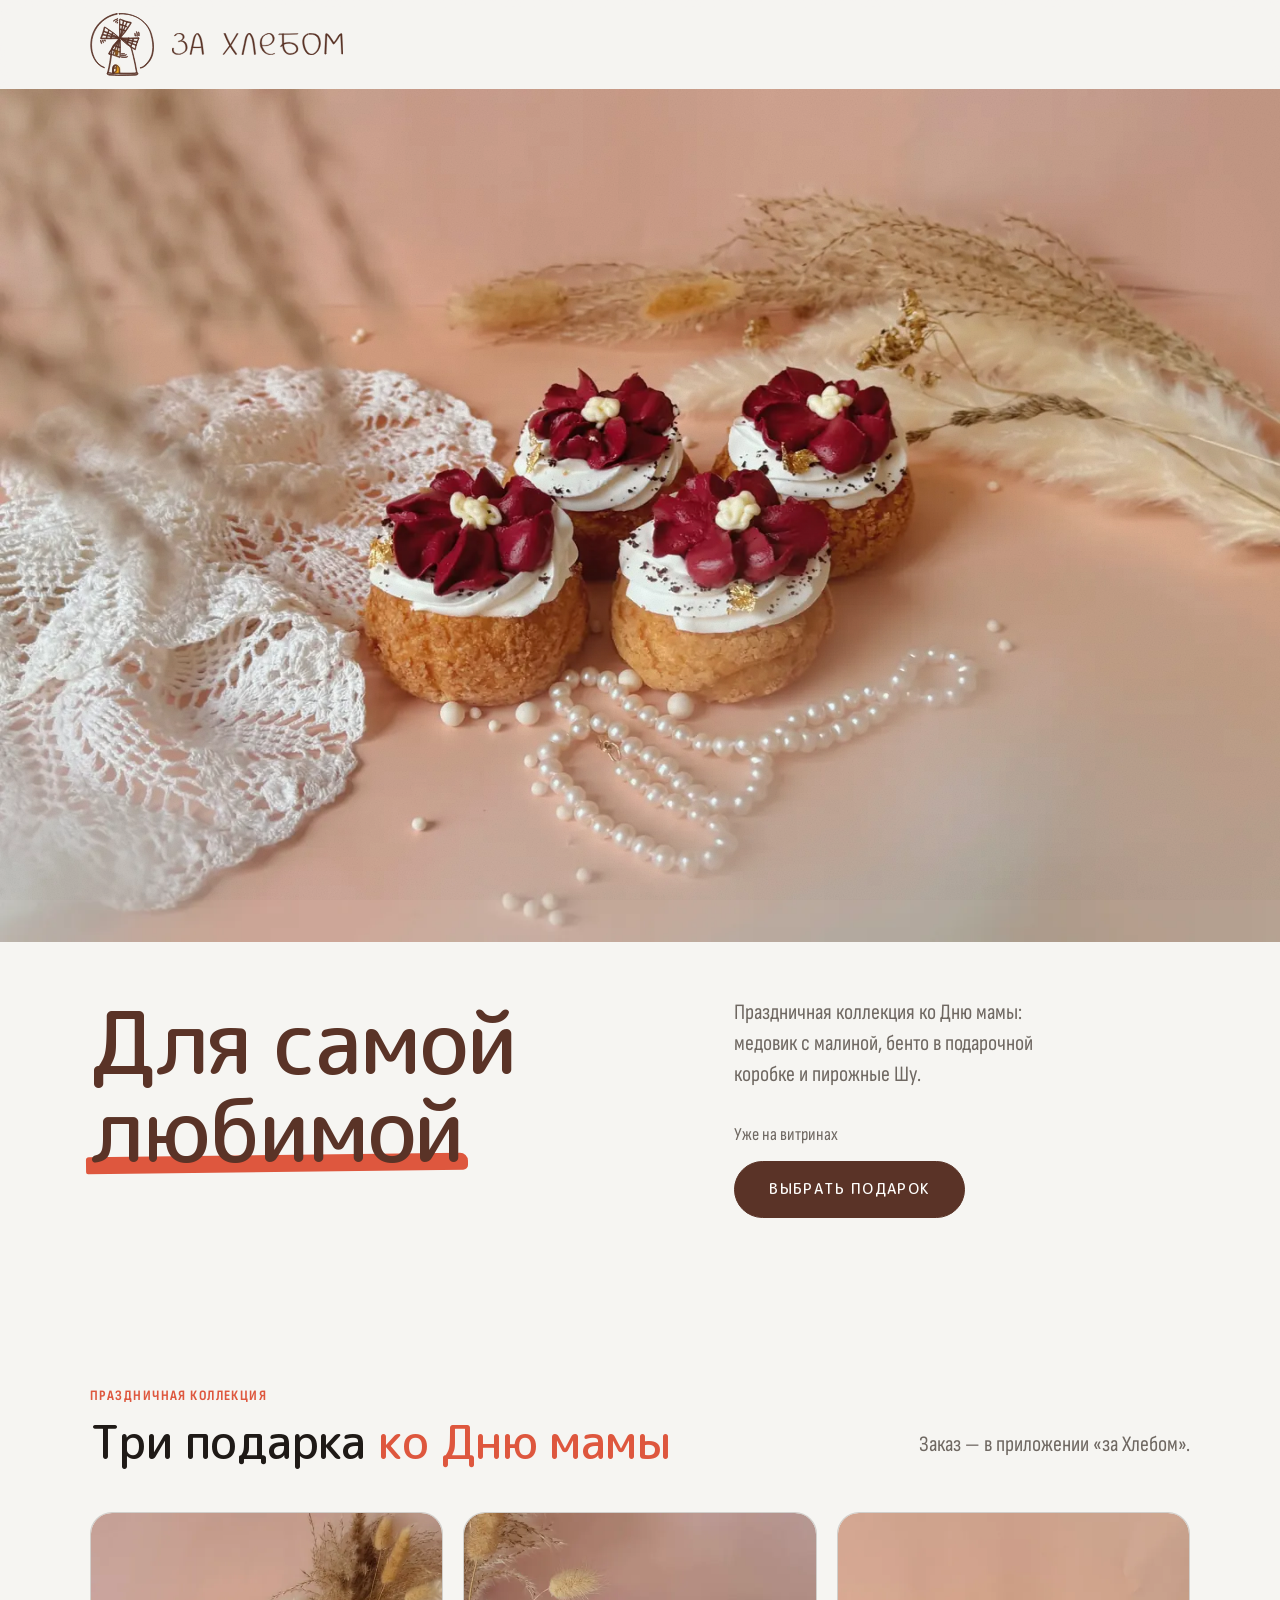
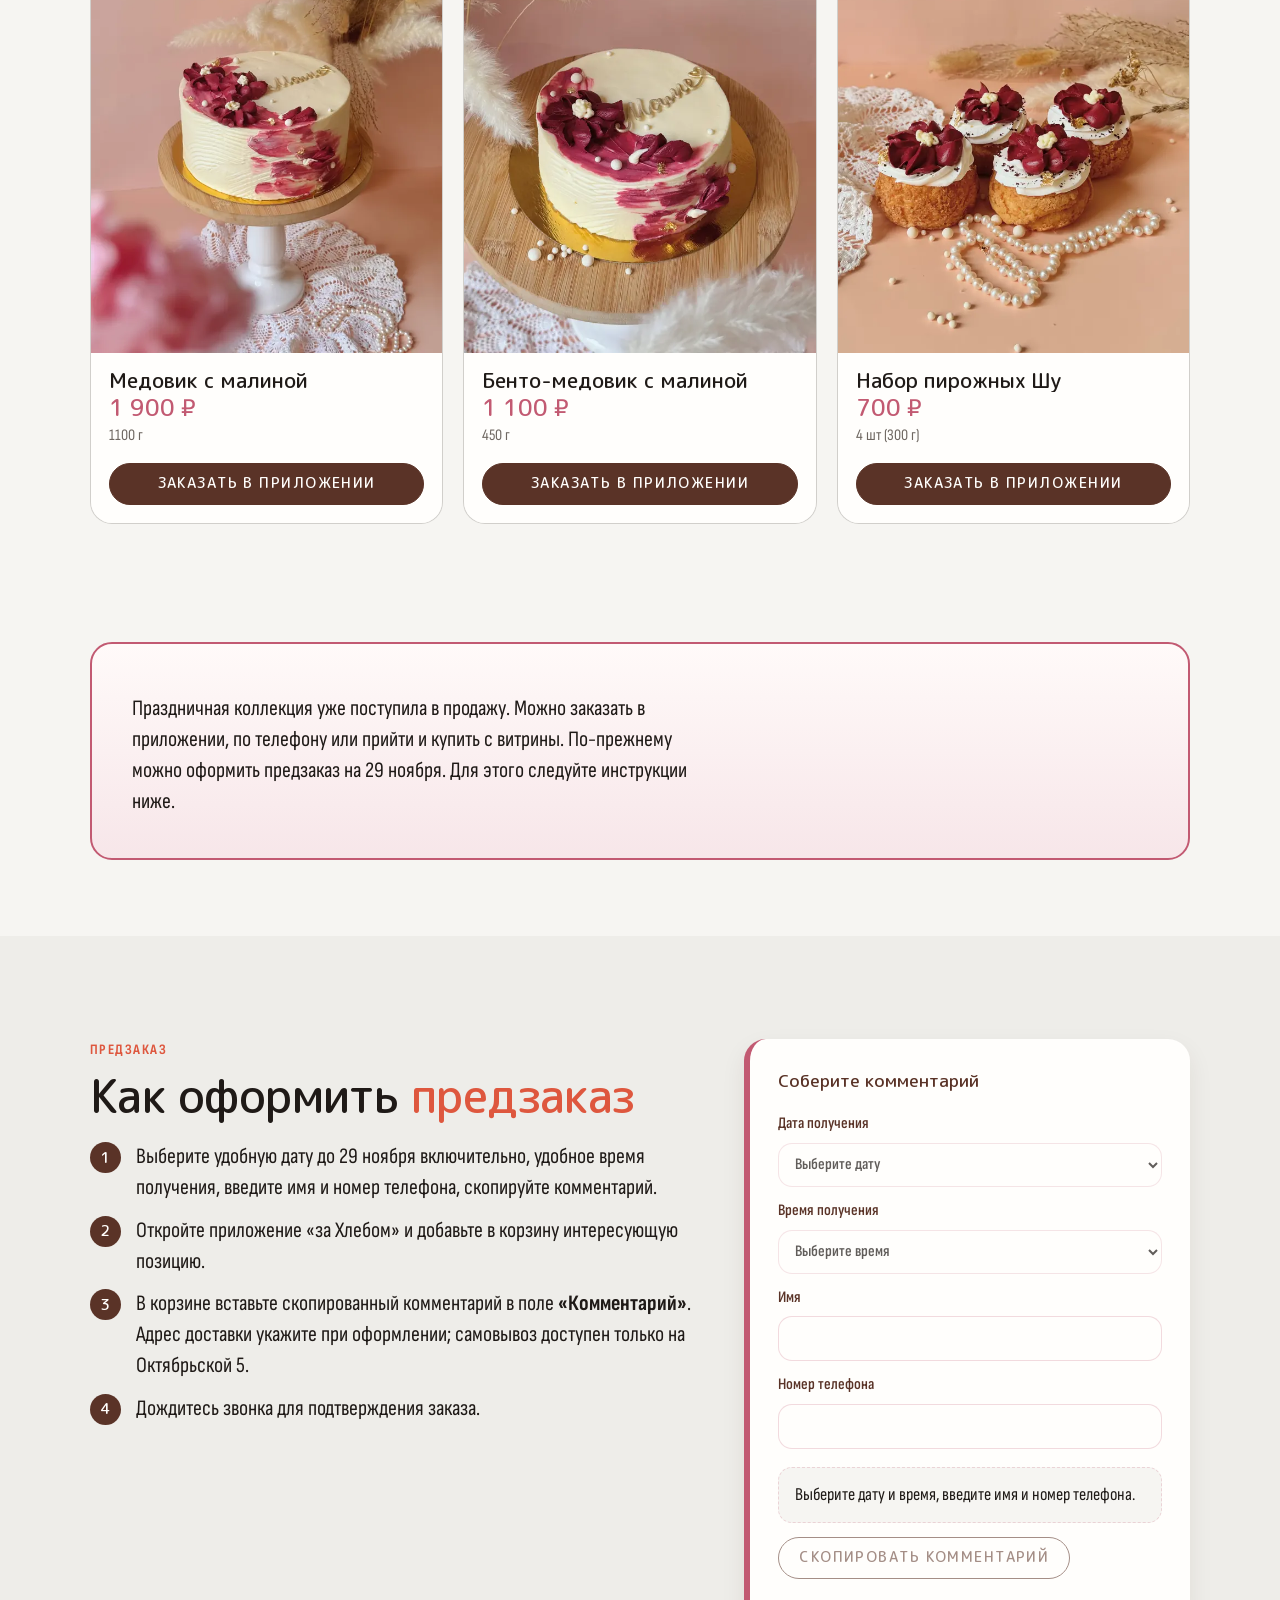
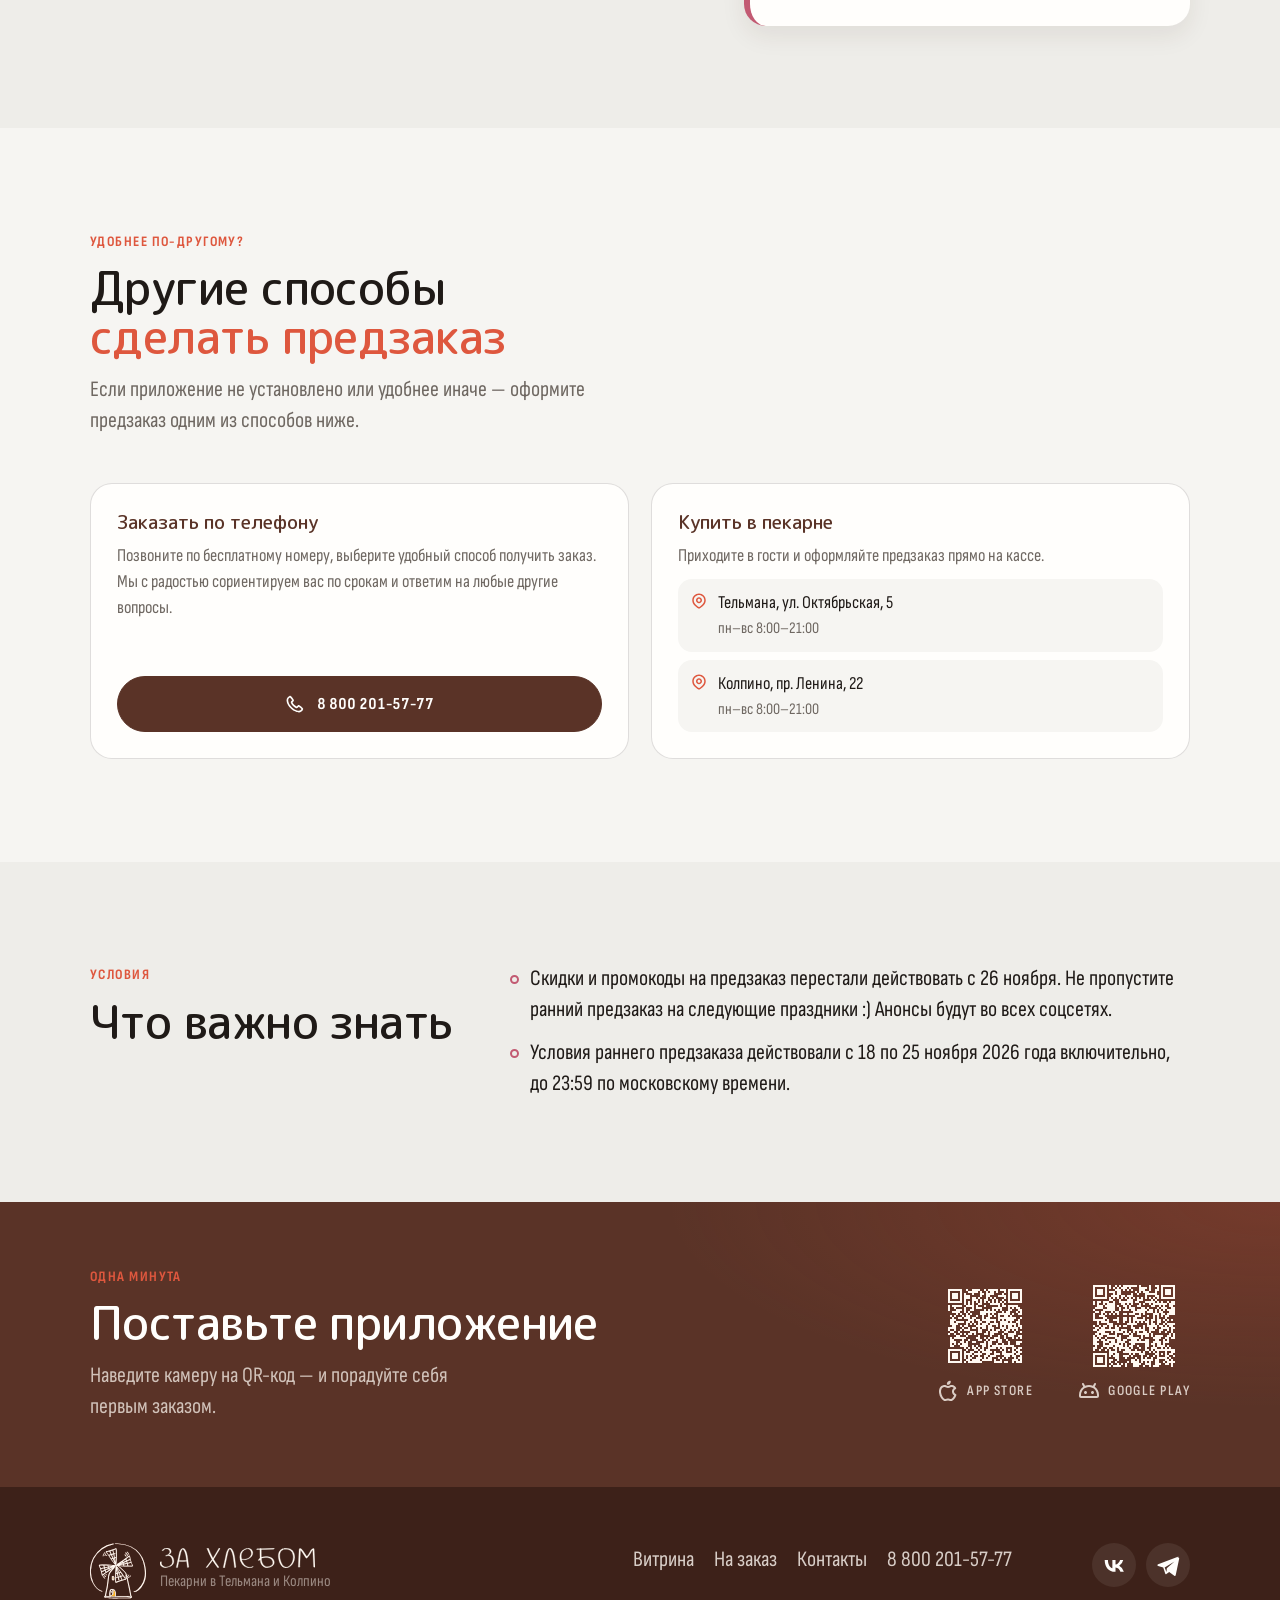
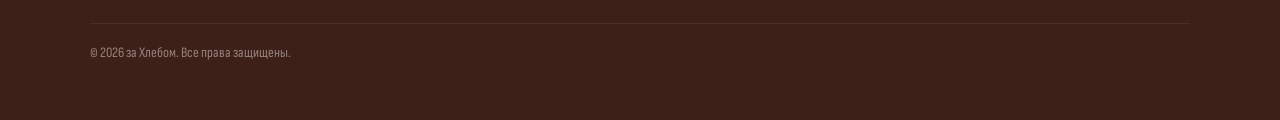
<file: mothers-day/index.html>
<!DOCTYPE html>
<html lang="ru" class="no-js">
<head>
<meta charset="utf-8">
<!-- Yandex.Metrika counter -->
<script type="text/javascript">
    (function(m,e,t,r,i,k,a){
        m[i]=m[i]||function(){(m[i].a=m[i].a||[]).push(arguments)};
        m[i].l=1*new Date();
        for (var j = 0; j < document.scripts.length; j++) {if (document.scripts[j].src === r) { return; }}
        k=e.createElement(t),a=e.getElementsByTagName(t)[0],k.async=1,k.src=r,a.parentNode.insertBefore(k,a)
    })(window, document,'script','https://mc.yandex.ru/metrika/tag.js?id=114211356', 'ym');

    ym(114211356, 'init', {ssr:true, webvisor:true, clickmap:true, ecommerce:"dataLayer", referrer: document.referrer, url: location.href, accurateTrackBounce:true, trackLinks:true});
</script>
<noscript><div><img src="https://mc.yandex.ru/watch/114211356" style="position:absolute; left:-9999px;" alt="" /></div></noscript>
<!-- /Yandex.Metrika counter -->
<!-- ?mode=preorder|showcase и ?promo=vk|telegram|… — просмотр для сотрудников.
     Такая ссылка не индексируется и держится до закрытия вкладки; в рекламных
     материалах её использовать нельзя. -->
<script>if (/[?&](mode=(preorder|showcase)|promo=(vk|instagram|telegram|vk_target|offline|push|maps))\b/.test(location.search)) {
  document.write('<meta name="robots" content="noindex">');
}</script>
<script>document.documentElement.classList.remove('no-js');</script>
<meta name="viewport" content="width=device-width, initial-scale=1">
<title>Для самой любимой — День мамы 2026 в пекарне «за Хлебом»</title>
<meta name="description" content="Праздничная коллекция ко Дню мамы: медовик с малиной, бенто-медовик и набор пирожных Шу. Заказ в приложении «за Хлебом», по телефону и в пекарнях.">
<link rel="canonical" href="https://zaxlebom.ru/mothers-day/">
<meta name="theme-color" content="#5a3327">
<meta property="og:type" content="website">
<meta property="og:site_name" content="за Хлебом">
<meta property="og:locale" content="ru_RU">
<meta property="og:url" content="https://zaxlebom.ru/mothers-day/">
<meta property="og:title" content="Для самой любимой — День мамы 2026">
<meta property="og:description" content="Медовик, бенто и пирожные Шу к празднику. Заказ в приложении, по телефону и в пекарнях.">
<meta property="og:image" content="https://zaxlebom.ru/assets/img/mothers-day-hero-wide-1440.webp">
<meta property="og:image:width" content="1440">
<meta property="og:image:height" content="810">
<meta property="og:image:alt" content="Торт с розовыми цветами и надписью «Маме»">
<meta name="twitter:card" content="summary_large_image">
<link rel="icon" href="/favicon-32.png" sizes="32x32" type="image/png">
<link rel="icon" href="/assets/img/logo-small.svg" type="image/svg+xml">
<link rel="apple-touch-icon" href="/apple-touch-icon.png">
<link rel="preload" href="/assets/fonts/sofia-sans-condensed-cyrillic.woff2" as="font" type="font/woff2" crossorigin>
<link rel="preload" href="/assets/fonts/mplus-rounded-1c-500-cyrillic.woff2" as="font" type="font/woff2" crossorigin>
<!-- Порядок ссылок — это каскад: сначала общие токены, потом общие компоненты сайта
     (шапка, hero, карточки витрины, магазины приложений) — страница их не копирует,
     а использует те же классы, что и главная. Затем только то, что есть лишь здесь:
     промокод, инструкция, альтернативы. Адаптив и печать — последними. -->
<link rel="stylesheet" href="/assets/css/01-base.css">
<link rel="stylesheet" href="/assets/css/02-hero.css">
<link rel="stylesheet" href="/assets/css/03-sections.css">
<link rel="stylesheet" href="/assets/css/04-layout.css">
<link rel="stylesheet" href="/assets/css/mothers-day.css">
<link rel="stylesheet" href="/assets/css/mothers-day-responsive.css">
<!-- Дата переключения режимов продублирована здесь: если JS не выполнится, страница
     после окончания предзаказа не будет предлагать оформить его. Дату меняем вместе
     с assets/js/mothers-day.config.js. -->
<script>
  (function () {
    var root = document.documentElement;
    var MEDIA = {'preorder': 'preorder', 'showcase': 'showcase'};
    var override = /[?&]mode=(preorder|showcase)\b/.exec(location.search);
    if (override) {
      try { sessionStorage.setItem('zh-md-mode', override[1]); } catch (e) {}
      root.setAttribute('data-md-mode', MEDIA[override[1]]);
      return;
    }
    var saved = null;
    try { saved = sessionStorage.getItem('zh-md-mode'); } catch (e) {}
    if (saved && MEDIA[saved]) { root.setAttribute('data-md-mode', MEDIA[saved]); return; }
    /* 26.11.2026 00:00 МСК = 21:00 UTC on 25 November */
    var ended = Date.now() >= Date.UTC(2026, 10, 25, 21, 0, 0);
    root.setAttribute('data-md-mode', ended ? 'showcase' : 'preorder');
  })();
</script>
<script>
  /* До 18 ноября 2026 00:00 МСК страница кампании закрыта — показываем заглушку.
     Режимы для сотрудников обходят заглушку, в том числе сохранённые в этой вкладке. */
  (function () {
    var target = Date.parse('2026-11-18T00:00:00+03:00');
    var override = /[?&]mode=(preorder|showcase)\b/.test(location.search);
    var saved = null;
    try { saved = sessionStorage.getItem('zh-md-mode'); } catch (e) {}
    if (Date.now() < target && !override && saved !== 'preorder' && saved !== 'showcase') {
      document.documentElement.setAttribute('data-md-coming-soon', 'true');
    }
  })();
</script>
</head>
<body class="md">

<!-- Шапка без меню: на этой странице нет разделов главной, а ссылки на них вели бы
     в никуда. Знак пекарни нужен, чтобы рекламный трафик сразу узнавал бренд;
     что он ведёт на главный сайт — видно по курсору и в подвале. -->
<!-- Шапка — та же, что на главной, но без меню и кнопки: на этой странице нет
     разделов главной, и ссылки вели бы в никуда. Мельница крутится так же, как там. -->
<header class="site-header" id="top">
  <div class="wrap header-inner">
    <a class="brand" href="https://zaxlebom.ru/" aria-label="за Хлебом — на главную">
            <!-- Знак мельницы: вставленный SVG (logo-animation.svg), анимация крутится вечно.
           Генерируется из assets/img/logo-animation.svg скриптом tools/inline-logo-animation.py —
           правьте источник и запускайте скрипт заново, здесь руками ничего не меняем.
           В <img> скрипт не работает: SVG в нём открывается в статическом режиме. -->
<svg class="brand-mark" viewBox="0 0 67.39 66.4" role="img" aria-labelledby="mill-title mill-desc"><title id="mill-title">Мельница «за Хлебом»</title><desc id="mill-desc">Мельница с вращающимися лопастями — знак пекарни.</desc><defs id="dynamic-definitions"><radialGradient id="ellipse-3rppcmiaast--fill" cx="0" cy="0" r="0.5" spreadMethod="pad" gradientUnits="objectBoundingBox" gradientTransform="translate(0.5 0.5)"><stop id="ellipse-3rppcmiaast--fill-stop-0" offset="0" stop-color="rgb(255,169,0)" /><stop id="ellipse-3rppcmiaast--fill-stop-1" offset="0.87" stop-color="rgba(250,176,30,0)" /></radialGradient><radialGradient id="undefined-85yenvjsvng--fill" cx="0" cy="0" r="0.5" spreadMethod="pad" gradientUnits="objectBoundingBox" gradientTransform="translate(0.5 0.5)"><stop id="undefined-85yenvjsvng--fill-stop-0" offset="0" stop-color="rgb(255,169,0)" /><stop id="undefined-85yenvjsvng--fill-stop-1" offset="0.87" stop-color="rgba(250,176,30,0)" /></radialGradient></defs><g id="elements-wrapper"><g id="g-w5kzybnk6v" transform="matrix(0.755345 0 0 0.755345 0.745590165105 0.54353361451)" style="mix-blend-mode: normal; paint-order: fill;"><g id="g-b3inw4unq4n" style="mix-blend-mode: normal; paint-order: fill;" transform="matrix(1 0 0 1 0 0)"><g id="g-4fiufifrk2x" style="mix-blend-mode: normal; paint-order: fill;" transform="matrix(1 0 0 1 0 0)"><path id="path-j5qm0o0yvk9" d="M35.15,56.77C35.15,56.97,35.15,57.16,35.15,57.36L35.44,57.36L36.44,57.24C36.69,57.24,36.91,57.19,37,56.96C37.061733,56.738106,37.098626,56.510041,37.11,56.28C37.225009,55.219776,37.225009,54.150224,37.11,53.09C37.11,52.8,37.05,52.5,37,52.21C37,52.12,37,52.04,37,51.95L36.66,51.95C36.365122,51.967946,36.071386,52.001325,35.78,52.05C35.600254,52.075197,35.41704,52.050999,35.25,51.98C35.293618,52.04231,35.321105,52.114463,35.33,52.19C35.391683,53.256833,35.368276,54.326885,35.26,55.39C35.19,55.84,35.15,56.3,35.15,56.77Z" fill="rgb(250,177,31)" stroke="none" style="mix-blend-mode: normal; paint-order: fill;" transform="matrix(1 0 0 1 0 0)" /><path id="path-lmki5z6cxer" d="M34.44,52.12C34.478446,53.157319,34.451727,54.196029,34.36,55.23C34.330031,55.736224,34.330031,56.243776,34.36,56.75C34.3553,56.986148,34.453909,57.212584,34.63,57.37C34.879358,57.578186,35.179638,57.716246,35.5,57.77C36.065354,57.797808,36.631677,57.740501,37.18,57.6C37.386891,57.595601,37.585438,57.5176,37.74,57.38C37.885985,57.154467,37.956062,56.888177,37.94,56.62C38.075066,55.450554,38.075066,54.269446,37.94,53.1C37.928321,52.813649,37.874406,52.530594,37.78,52.26C37.630088,51.975501,37.375515,51.760369,37.07,51.66C36.417782,51.463713,35.722218,51.463713,35.07,51.66C34.8,51.66,35.07,51.96,35.14,52.04C35.371734,52.226118,35.663023,52.32203,35.96,52.31L36.59,52.22L36.91,52.22C36.91,52.22,37.02,52.22,37.06,52.22C37.1,52.22,37.12,52.22,36.89,52.12C36.66,52.02,36.65,51.95,36.69,52.05C36.703838,52.242909,36.737345,52.433901,36.79,52.62C36.79,52.87,36.85,53.12,36.87,53.38C36.955015,54.291355,36.955015,55.208645,36.87,56.12C36.866456,56.315211,36.843001,56.509551,36.8,56.7C36.754152,56.877586,36.593404,57.001238,36.41,57L35.7,57.1L35.37,57.15C35.37,57.15,35.13,57.15,35.09,57.15C35.05,57.15,35.59,57.6,35.61,57.4C35.615357,57.360179,35.615357,57.319821,35.61,57.28C35.605417,57.193394,35.605417,57.106606,35.61,57.02C35.600008,56.82346,35.600008,56.62654,35.61,56.43C35.61,56.03,35.61,55.63,35.61,55.24C35.689949,54.332306,35.709993,53.42033,35.67,52.51C35.67,52.17,34.49,51.8,34.52,52.14L34.44,52.12Z" fill="rgb(90,51,39)" stroke="rgb(90,51,39)" stroke-width="0.7" stroke-linejoin="round" stroke-linecap="round" vector-effect="non-scaling-stroke" style="mix-blend-mode: normal; paint-order: fill;" transform="matrix(1 0 0 1 0 0)" /></g><g id="g-8d602y7p9vm" style="mix-blend-mode: normal; paint-order: fill;" transform="matrix(1 0 0 1 0 0)"><path id="path-y590gk9eby" d="M39.52,76.67C39.095485,74.704891,37.86854,72.841241,36.87,72.41C35.871458,71.978759,36.485531,72.032441,36.3,72.21C36.114469,72.387558,37.571442,72.610055,37.639999,73.21C37.708556,73.809945,39.18,74.35,39.28,75.65C39.38,76.95,39.394132,78.21842,39.36,78.93C39.325869,79.641581,39.475638,82.045628,39.29,82.24C39.104362,82.434372,37.839174,82.38156,37.721832,82.44C37.60449,82.498439,37.050411,82.460935,37.06,82.51C37.06,82.51,36.299999,82.51,36.299999,82.51C36.258589,82.522538,35.796,82.426,35.67,82.51C35.544,82.594,35.44,82.51,34.81,82.51C34.18,82.51,33.498039,82.78,32.74,82.83C31.981961,82.880001,30.869808,82.824903,30.58,83.17C30.290185,83.515094,30.097397,82.747397,30.58,83.23C31.0626,83.7126,33.5915,83.23,35.07,83.23C36.5485,83.23,39.29,83.39,39.77,82.44C40.25,81.49,39.944515,78.635109,39.52,76.67Z" fill="rgb(250,177,31)" stroke="none" style="mix-blend-mode: normal; paint-order: fill;" transform="matrix(1 0 0 1 0 0)" /><path id="path-nl6uijwgcno" d="M31,82.89C31.88,83.3,32.14,83.48,33,83.48C33.86,83.48,33.89,83.48,34.52,83.48C35.15,83.48,35.249589,83.48,35.5,83.48C35.750412,83.48,35.78882,83.48,36.18941,83.48C36.59,83.48,37.216869,83.536931,37.57,83.48C37.92313,83.423068,40.116747,83.847233,40.12,83.17C40.123253,82.492768,40.292188,80.11,40.31,78.93C40.327812,77.75,39.967035,76.046307,39.587707,75.12C39.208379,74.193693,39.119999,74.35,38.64,73.66C38.160001,72.97,36.990436,72.169209,35.85,71.82C34.709565,71.470792,32.493051,72.09857,31.68,73.66C30.866949,75.22143,30.368918,77.038746,30.31,78.85C30.241689,79.729559,30.258433,80.613658,30.36,81.49C30.365016,82.026338,30.597678,82.535287,31,82.89C31.4,83.14,31.937336,82.546417,32.15,82.19C32.362665,81.833581,32.177643,82.177516,32.15,82.12C32.122356,82.062485,32.080876,82.111587,32,82C31.919123,81.888413,31.896633,81.771489,31.83,81.37C31.763368,80.968512,31.6977,80.654879,31.71,79.59C31.7223,78.52512,32.080169,76.128032,32.41,75.07C32.739831,74.011968,33.025489,73.624972,33.3,73.24C33.57451,72.855027,33.716028,72.769513,33.85,72.68C33.983972,72.590486,33.924658,72.635279,34.02,72.58C34.115341,72.524721,34.102323,72.554939,34.2,72.51C34.297677,72.465061,34.488418,72.396159,34.6,72.41C34.711582,72.423842,34.783405,72.306709,35.15,72.41C35.516597,72.513292,35.939773,72.453139,36.469999,72.77C37.000225,73.086861,37.184869,73.108606,37.57,73.66C37.955132,74.211393,38.160002,74.25,38.520001,75.03C38.88,75.81,39.071574,76.599016,39.05,77.13C39.028427,77.660984,39.18,78.41,39.18,79.59C39.18,80.77,39.18,81.36,39.18,81.49C39.18,81.62,39.13148,82.23759,39,82.12C38.86852,82.002411,37.501261,82.19,37.17,82.19C36.838739,82.19,36.014876,82.19,35.404876,82.19C34.794876,82.19,34.02,82.41,33.34,82.41C32.66,82.41,32.258488,82.036574,32.08,82.12C31.901512,82.203426,32.02,82.18,31.98,82.12C31.94,82.06,32.196547,82.324311,32.23,82.12C32.263452,81.91569,31.542705,82.057085,31.23,82.25C30.917295,82.442915,30.65,82.74,31,82.89Z" fill="rgb(90,51,39)" stroke="rgb(90,51,39)" stroke-width="0.7" stroke-linejoin="round" stroke-linecap="round" vector-effect="non-scaling-stroke" style="mix-blend-mode: normal; paint-order: fill;" transform="matrix(1 0 0 1 0 0)" /><path id="path-7arubmbt61q" d="M33.25,75.92L33.25,75.92L33.19,75.81C33.279375,75.983829,33.33052,76.17477,33.34,76.37L33.34,76.25C33.354946,76.359492,33.354946,76.470508,33.34,76.58C33.323154,76.709303,33.38645,76.835895,33.5,76.9C33.567791,76.938096,33.64266,76.961918,33.72,76.97C33.810905,76.996071,33.905635,77.006221,34,77C34.193324,76.984066,34.379292,76.918633,34.54,76.81C34.667003,76.727237,34.762186,76.603851,34.81,76.46C34.844901,76.258164,34.844901,76.051836,34.81,75.85C34.774482,75.652159,34.703327,75.462413,34.6,75.29C34.554006,75.239006,34.495363,75.20106,34.43,75.18C34.359914,75.140195,34.280599,75.119504,34.2,75.12C34.103928,75.104836,34.006072,75.104836,33.91,75.12C33.811408,75.130128,33.716029,75.160786,33.63,75.21C33.471375,75.266422,33.337129,75.375939,33.25,75.52L33.2,75.64C33.189154,75.724696,33.210573,75.810372,33.26,75.88L33.25,75.92Z" fill="rgb(90,51,39)" stroke="rgb(90,51,39)" stroke-width="0.7" stroke-linejoin="round" stroke-linecap="round" vector-effect="non-scaling-stroke" style="mix-blend-mode: normal; paint-order: fill;" transform="matrix(0.950013 0 0 1 4.90838322986 2.524845)" /><path id="path-r1d5oq2gk9o" d="M31.61,83.08C31.499131,81.387812,31.515844,79.689678,31.66,78C31.77,76.54,31.77,74.68,32.74,73.49C33.829186,72.316827,35.553135,71.984987,37,72.67C38.52,73.47,39,75.28,39.29,76.81C39.74,78.89,39,81.02,39.65,83.06C39.71,83.26,40.13,83.41,40.31,83.48C40.49,83.55,40.81,83.67,40.77,83.48C40.11,81.42,40.85,79.23,40.39,77.13C40.2256,76.150988,39.886902,75.209408,39.39,74.35C38.965268,73.709895,38.405484,73.17059,37.75,72.77C36.490062,71.872826,34.925243,71.513098,33.4,71.77C32.543503,71.937861,31.798439,72.461223,31.35,73.21C30.951681,74.021902,30.723673,74.906709,30.68,75.81C30.416792,78.009743,30.353199,80.228793,30.49,82.44C30.49,82.78,31.61,82.98,31.62,82.99L31.61,83.08Z" fill="rgb(90,51,39)" stroke="rgb(90,51,39)" stroke-width="0.7" stroke-linejoin="round" stroke-linecap="round" vector-effect="non-scaling-stroke" style="mix-blend-mode: normal; paint-order: fill;" transform="matrix(1 0 0 1 0 0)" /></g><g id="g-k2ruuwy71uh" style="mix-blend-mode: normal; paint-order: fill;" transform="matrix(1 0 0 1 0 0)"><path id="path-hengd3gfj89" d="M38.83,35.06C37.2,38.29,34.43,40.63,32.16,43.38C30.9364,44.771276,29.983396,46.378835,29.35,48.12C28.756396,50.279127,28.391061,52.494598,28.26,54.73C27.372964,64.02128,25.778336,73.231341,23.49,82.28C23.42,82.53,24.24,83.02,24.49,83.06C27.721949,83.618207,31.001511,83.8527,34.28,83.76Q39.43,83.86,44.56,83.9C51.24,83.96,58.17,84.4,64.77,83.23C64.77,83.23,64.77,83.23,64.77,83.23Q62.63,70,59.35,57C58.82,54.89,58.24,52.8,57.69,50.71C57.408589,49.156301,56.835128,47.67005,56,46.33C54.248257,44.021793,52.234815,41.924458,50,40.08C47.67,38.08,45.22,36.16,42.75,34.31C42.06,33.79,42.53,34.44,42.87,34.7C46.73235,37.412898,50.322488,40.493987,53.59,43.9C54.343053,44.674926,55.013336,45.526186,55.59,46.44C56.207753,47.802184,56.651252,49.236836,56.91,50.71Q58.22,55.47,59.36,60.27Q61.7,70.12,63.36,80.1C63.47,80.77,64,82.04,63.36,82.51C62.60292,82.759883,61.806329,82.868355,61.01,82.83C59.44,82.99,57.85,83.06,56.27,83.09C52.87,83.17,49.47,83.09,46.07,83.09C42.32,83.09,38.57,83.03,34.81,82.96C31.05,82.89,27.21,83.06,23.55,82.24L24.49,83.02C26.778331,73.974723,28.372962,64.767985,29.26,55.48C29.391061,53.244598,29.756396,51.029127,30.35,48.87C30.951826,47.196907,31.849425,45.645585,33,44.29C35.3,41.49,38.13,39.12,39.79,35.84C39.89,35.63,38.85,34.97,38.79,35.06L38.83,35.06Z" fill="rgb(90,51,39)" stroke="rgb(90,51,39)" stroke-width="0.7" stroke-linejoin="round" stroke-linecap="round" vector-effect="non-scaling-stroke" style="mix-blend-mode: normal; paint-order: fill;" transform="matrix(1 0 0 1 0 0)" /><path id="path-g6ytz9itkbp" d="M23.12,82.82C22.27,83.37,22.73,84.47,23.33,85.04C24.33,85.97,25.92,85.89,27.18,85.99C29.07,86.15,30.96,86.09,32.84,86.23C34.44,86.36,35.99,86.49,37.6,86.49C45.66,86.49,53.76,86.49,61.83,86.14C62.99,86.14,65.16,85.91,65.77,84.71C66.28,83.71,65.49,82.82,64.65,82.41C64.1,82.15,64.83,83.11,65.09,83.23C64.952304,83.588487,64.763702,83.925276,64.53,84.23C64.206433,84.483327,63.836008,84.670238,63.44,84.78C62.894984,84.981412,62.327477,85.115733,61.75,85.18C59.75,85.39,57.61,85.31,55.57,85.34C51.57,85.41,47.67,85.41,43.72,85.54C40.247927,85.741585,36.765963,85.698144,33.3,85.41C31.6,85.22,29.89,85.22,28.17,85.15C27.17,85.15,26.17,85.02,25.17,84.91C24.833788,84.91884,24.497804,84.885242,24.17,84.81C23.48,84.5,23.58,83.96,24.1,83.62C24.3,83.5,23.49,82.62,23.18,82.78L23.12,82.82Z" fill="rgb(90,51,39)" stroke="rgb(90,51,39)" stroke-width="0.7" stroke-linejoin="round" stroke-linecap="round" vector-effect="non-scaling-stroke" style="mix-blend-mode: normal; paint-order: fill;" transform="matrix(1 0 0 1 0 0)" /></g><g id="g-f50ghwvegfu" style="mix-blend-mode: normal; paint-order: fill;" transform="matrix(1 0 0 1 0 0)"><path id="path-fau8z4tvf3e" d="M39.28,32.1C34.93,27.1,31.6,21.31,27.73,15.93C27.31,15.34,26.78,14.77,26.41,14.15C25.71,12.94,26.7,13,27.72,12.77C29.34,12.41,30.95,12.03,32.54,11.6C35.595394,10.800158,38.555789,9.673666,41.37,8.24L40.27,7.7C41.02,9.87,40.74,12.47,40.79,14.7C40.84,16.93,40.89,19.42,40.85,21.78C40.821941,24.119278,40.675085,26.455621,40.41,28.78C40.29,29.78,40.12,30.69,40.01,31.65C40.018532,31.998555,39.935797,32.343284,39.77,32.65C40.04,32.93,39.99,32.86,39.61,32.42L39.32,32.06C39.1,31.79,38.32,31.64,38.23,31.55C38.64,32.05,39.85,33.72,40.73,33.34C41.31,33.08,41.31,30.81,41.39,30.34C41.6,28.82,41.74,27.29,41.83,25.75C42.01,22.67,41.99,19.58,41.92,16.5C41.92,14.95,41.85,13.41,41.82,11.87C41.866672,10.617337,41.714793,9.365181,41.37,8.16C41.3,7.96,40.47,7.51,40.27,7.61C37.06558,9.22447,33.682319,10.456272,30.19,11.28C29.32,11.5,28.44,11.71,27.56,11.91C26.803385,11.991652,26.058564,12.159404,25.34,12.41C24.26,13.04,26.18,14.73,26.64,15.41C30.53,20.83,33.9,26.62,38.28,31.68C38.44,31.88,39.4,32.24,39.28,32.1Z" fill="rgb(90,51,39)" stroke="rgb(90,51,39)" stroke-width="0.7" stroke-linejoin="round" stroke-linecap="round" vector-effect="non-scaling-stroke" style="mix-blend-mode: normal; paint-order: fill;" transform="matrix(1 0 0 1 0 0)" /><path id="path-a0rox5i4ki" d="M30.31,11.75L35.08,22.3C36.772454,25.658124,38.203365,29.141789,39.36,32.72C39.46,33.08,40.6,33.39,40.52,33.08C39.386378,29.579273,37.989042,26.169506,36.34,22.88L31.4,12C31.26,11.7,30.11,11.35,30.31,11.8L30.31,11.75Z" fill="rgb(90,51,39)" stroke="rgb(90,51,39)" stroke-width="0.7" stroke-linejoin="round" stroke-linecap="round" vector-effect="non-scaling-stroke" style="mix-blend-mode: normal; paint-order: fill;" transform="matrix(1 0 0 1 0 0)" /><path id="path-jkao7tqm0ie" d="M35.45,10.27C35.39,12.05,36.17,13.65,36.57,15.36C36.97,17.07,37.26,19.02,37.57,20.85L39.57,32.36C39.64,32.73,40.74,33.24,40.64,32.7L38.64,21.61C38.31,19.78,38.03,17.92,37.64,16.1C37.25,14.28,36.39,12.63,36.46,10.79C36.46,10.38,35.37,9.84,35.36,10.27L35.45,10.27Z" fill="rgb(90,51,39)" stroke="rgb(90,51,39)" stroke-width="0.7" stroke-linejoin="round" stroke-linecap="round" vector-effect="non-scaling-stroke" style="mix-blend-mode: normal; paint-order: fill;" transform="matrix(1 0 0 1 0 0)" /><path id="path-dup00vc1e7" d="M30.43,19.08C33.410674,17.821843,36.514,16.87677,39.69,16.26C40.19,16.15,39.25,15.39,38.9,15.47C35.666076,16.098796,32.50591,17.060586,29.47,18.34C29.14,18.49,30.07,19.24,30.47,19.08L30.43,19.08Z" fill="rgb(90,51,39)" stroke="rgb(90,51,39)" stroke-width="0.7" stroke-linejoin="round" stroke-linecap="round" vector-effect="non-scaling-stroke" style="mix-blend-mode: normal; paint-order: fill;" transform="matrix(1 0 0 1 0 0)" /><path id="path-3q95sidcoxa" d="M34,24.61C36.27,23.39,39,23.47,41.27,22C41.64,21.76,40.61,21.09,40.27,21.32C38.06,22.75,35.27,22.68,32.97,23.9C32.72,24.03,33.09,24.36,33.2,24.43C33.418695,24.607543,33.713212,24.660405,33.98,24.57L34,24.61Z" fill="rgb(90,51,39)" stroke="rgb(90,51,39)" stroke-width="0.7" stroke-linejoin="round" stroke-linecap="round" vector-effect="non-scaling-stroke" style="mix-blend-mode: normal; paint-order: fill;" transform="matrix(1 0 0 1 0 0)" /><path id="path-4frdb7d90vn" d="M43.61,33.36Q53.31,26.87,62.61,19.71L61.65,19C62.478259,23.390776,63.699849,27.698137,65.3,31.87C65.53,32.41,65.77,32.96,66.03,33.49C66.03,33.49,66.47,34.37,66.47,34.38C66.39,35.1,64.01,34.97,63.47,34.98C62.28,34.98,61.09,35.04,59.89,35.09C57.6,35.18,55.31,35.26,53.01,35.16C51.5,35.1,50,35,48.45,34.83C47.45,34.72,46.45,34.61,45.45,34.48L43.71,34.25C43.131561,34.241288,42.556723,34.157247,42,34L42.6,34.7C42.6,34.25,43.34,33.63,43.6,33.33C43.86,33.03,42.88,32.33,42.68,32.49C42.31,32.86,41.48,33.49,41.68,34.08C42,35.16,44.12,35.08,44.86,35.15C47.76,35.55,50.68,35.88,53.6,36.01C55.65,36.1,57.69,36.07,59.74,36.01C62.23,35.91,65.16,36.23,67.52,35.42C67.64,35.42,67.52,35.25,67.52,35.17C64.96,30.3,63.76,24.91,62.59,19.57C62.59,19.37,61.9,18.67,61.67,18.85Q52.42,26.01,42.67,32.51C42.53,32.62,43.33,33.55,43.61,33.36Z" fill="rgb(90,51,39)" stroke="rgb(90,51,39)" stroke-width="0.7" stroke-linejoin="round" stroke-linecap="round" vector-effect="non-scaling-stroke" style="mix-blend-mode: normal; paint-order: fill;" transform="matrix(1 0 0 1 0 0)" /><path id="path-rza9yd810in" d="M63,24.52L52.14,29.26C48.771752,30.911392,45.27327,32.28269,41.68,33.36C41.09,33.51,42.04,34.28,42.49,34.17C46.099372,33.0925,49.614451,31.721251,53,30.07L63.88,25.32C64.46,25.06,63.49,24.32,63.06,24.52L63,24.52Z" fill="rgb(90,51,39)" stroke="rgb(90,51,39)" stroke-width="0.7" stroke-linejoin="round" stroke-linecap="round" vector-effect="non-scaling-stroke" style="mix-blend-mode: normal; paint-order: fill;" transform="matrix(1 0 0 1 0 0)" /><path id="path-pdvltxuh4uf" d="M64.15,29.35C62.586451,29.47913,61.050193,29.836242,59.59,30.41C57.59,30.95,55.59,31.25,53.59,31.64L42.46,33.79C42.46,33.79,43.08,34.63,43.37,34.57L54.51,32.42C56.25,32.09,58.01,31.79,59.74,31.42C61.47,31.05,63.21,30.14,65.06,30.17C65.06,30.17,64.48,29.38,64.15,29.38L64.15,29.35Z" fill="rgb(90,51,39)" stroke="rgb(90,51,39)" stroke-width="0.7" stroke-linejoin="round" stroke-linecap="round" vector-effect="non-scaling-stroke" style="mix-blend-mode: normal; paint-order: fill;" transform="matrix(1 0 0 1 0 0)" /><path id="path-tjkuwxkehdr" d="M55.77,24.52C57.203334,27.893278,58.285703,31.405111,59,35C59.1,35.42,60.29,35.7,60.19,35.27C59.45706,31.611207,58.354748,28.03623,56.9,24.6C56.73,24.24,55.53,24,55.77,24.52Z" fill="rgb(90,51,39)" stroke="rgb(90,51,39)" stroke-width="0.7" stroke-linejoin="round" stroke-linecap="round" vector-effect="non-scaling-stroke" style="mix-blend-mode: normal; paint-order: fill;" transform="matrix(1 0 0 1 0 0)" /><path id="path-biywdrbz9wh" d="M50.39,27.48C51.61,29.85,51.39,32.7,52.83,34.98C53.020362,35.230101,53.327408,35.362775,53.64,35.33C53.752022,35.331745,53.8543,35.266547,53.900004,35.164257C53.945708,35.061968,53.926038,34.942282,53.85,34.86C52.45,32.66,52.71,29.86,51.53,27.57C51.383693,27.299708,51.106967,27.125332,50.8,27.11C50.6,27.11,50.25,27.21,50.39,27.48Z" fill="rgb(90,51,39)" stroke="rgb(90,51,39)" stroke-width="0.7" stroke-linejoin="round" stroke-linecap="round" vector-effect="non-scaling-stroke" style="mix-blend-mode: normal; paint-order: fill;" transform="matrix(1 0 0 1 0 0)" /><path id="path-qt6y8wzjfw" d="M42.36,37.52C46.36,42.4,49.67,47.8,53.36,52.93C53.79,53.53,54.28,54.12,54.69,54.74C54.881237,54.931172,55.019136,55.169047,55.09,55.43Q55.45,55.88,54.82,55.97C54.438597,56.214309,54.001861,56.358741,53.55,56.39C52.12,56.72,50.7,57.05,49.29,57.39C46.176035,58.190574,43.158312,59.32725,40.29,60.78L41.18,61.36C40.49,59.36,40.73,56.99,40.73,54.89C40.73,52.79,40.73,50.68,40.82,48.57C40.91,46.46,40.98,44.36,41.1,42.26C41.17,41.13,41.24,40,41.33,38.87C41.33,38.46,41.5,36.56,42.33,37.48C42.76,37.95,43.64,37.78,43.07,37.16C42.26,36.27,41.13,35.49,40.52,36.94C40.238455,37.893393,40.116808,38.886844,40.16,39.88C40.05,41.41,39.97,42.95,39.89,44.49C39.75,47.4,39.68,50.32,39.66,53.24C39.66,55.78,39.31,58.72,40.15,61.16C40.25,61.45,40.68,61.93,41.04,61.74C44.221851,60.13789,47.577166,58.906489,51.04,58.07C52.04,57.82,53.04,57.59,54.04,57.37C54.644684,57.358179,55.241742,57.232661,55.8,57C56.8,56.31,56.08,55.35,55.56,54.65C51.26,48.96,47.64,42.77,43.1,37.25C42.69,36.71,41.83,36.88,42.36,37.52Z" fill="rgb(90,51,39)" stroke="rgb(90,51,39)" stroke-width="0.7" stroke-linejoin="round" stroke-linecap="round" vector-effect="non-scaling-stroke" style="mix-blend-mode: normal; paint-order: fill;" transform="matrix(1 0 0 1 0 0)" /><path id="path-dq3kxsl8pds" d="M50.86,57.3L46.44,47C44.905729,43.820542,43.638042,40.519206,42.65,37.13C42.54,36.69,41.37,36.34,41.52,36.96C42.51145,40.349455,43.782479,43.650785,45.32,46.83L49.73,57.09C49.9,57.5,51.09,57.81,50.86,57.26L50.86,57.3Z" fill="rgb(90,51,39)" stroke="rgb(90,51,39)" stroke-width="0.7" stroke-linejoin="round" stroke-linecap="round" vector-effect="non-scaling-stroke" style="mix-blend-mode: normal; paint-order: fill;" transform="matrix(1 0 0 1 0 0)" /><path id="path-neklt1fsiit" d="M45.82,57.3C45.765139,56.057276,45.522387,54.830027,45.1,53.66C44.662911,52.272637,44.295782,50.864196,44,49.44Q42.83,43.44,41.68,37.55C41.62,37.24,40.53,36.92,40.56,37.08L42.81,48.58C43.1,50.07,43.45,51.5,43.88,52.95C44.338804,54.161557,44.608622,55.436448,44.68,56.73C44.68,57.08,45.79,57.37,45.79,57.3L45.82,57.3Z" fill="rgb(90,51,39)" stroke="rgb(90,51,39)" stroke-width="0.7" stroke-linejoin="round" stroke-linecap="round" vector-effect="non-scaling-stroke" style="mix-blend-mode: normal; paint-order: fill;" transform="matrix(1 0 0 1 0 0)" /><path id="path-r5v9c0kfnrn" d="M50.76,50.05C47.349814,51.488553,43.801316,52.574213,40.17,53.29C39.72,53.39,40.44,54.38,40.88,54.29C44.507393,53.576171,48.052437,52.493893,51.46,51.06C51.92,50.84,51.14,49.88,50.76,50.06L50.76,50.05Z" fill="rgb(90,51,39)" stroke="rgb(90,51,39)" stroke-width="0.7" stroke-linejoin="round" stroke-linecap="round" vector-effect="non-scaling-stroke" style="mix-blend-mode: normal; paint-order: fill;" transform="matrix(1 0 0 1 0 0)" /><path id="path-4ztsgxidvx" d="M47.65,44.83C45.32,46.03,42.49,45.83,40.25,47.21C39.92,47.42,40.92,48.11,41.25,47.9C43.48,46.47,46.31,46.72,48.65,45.52C48.97,45.35,48,44.65,47.65,44.83Z" fill="rgb(90,51,39)" stroke="rgb(90,51,39)" stroke-width="0.7" stroke-linejoin="round" stroke-linecap="round" vector-effect="non-scaling-stroke" style="mix-blend-mode: normal; paint-order: fill;" transform="matrix(1 0 0 1 0 0)" /><path id="path-joarldxu9z" d="M37.58,36.15C31.58,41.15,24.79,45.05,18.58,49.8L19.72,50.2C19.038188,46.799245,18.173601,43.437704,17.13,40.13C16.84,39.28,16.53,38.43,16.19,37.6C16.02,37.18,15.84,36.77,15.66,36.36C15.419487,35.976035,15.221646,35.566941,15.07,35.14C14.94,34.06,16.44,34.2,17.21,34.14C18.15,34.14,19.09,34.14,20.02,34.08C23.88,34,27.75,33.91,31.61,34.08C33.47,34.18,35.33,34.34,37.17,34.61C37.746516,34.642598,38.31715,34.743298,38.87,34.91C38.98,35.21,37.74,35.91,37.55,36.1C37.36,36.29,38.42,36.75,38.66,36.57C39.32,36.08,40.72,35.36,39.55,34.68C38.55,34.1,37.02,34.19,35.93,34.05C31.306117,33.529615,26.649293,33.362464,22,33.55C19.741571,33.498251,17.481972,33.561667,15.23,33.74C14.68,33.8,13.93,33.81,13.86,34.51C13.79,35.21,14.69,36.43,14.96,37.07C16.541723,41.224202,17.749841,45.51118,18.57,49.88C18.62,50.1,19.57,50.41,19.71,50.28C25.89,45.53,32.71,41.59,38.71,36.62C38.82,36.51,37.8,36,37.58,36.15Z" fill="rgb(90,51,39)" stroke="rgb(90,51,39)" stroke-width="0.7" stroke-linejoin="round" stroke-linecap="round" vector-effect="non-scaling-stroke" style="mix-blend-mode: normal; paint-order: fill;" transform="matrix(1 0 0 1 0 0)" /><path id="path-h6t4f3ei7ug" d="M18.3,44.83L28.84,40.14C32.113222,38.518438,35.510682,37.160791,39,36.08C39.3,36,38.49,35.14,38.12,35.24C34.644946,36.32453,31.261071,37.682092,28,39.3L17.43,44C17.1,44.14,17.97,45,18.3,44.84L18.3,44.83Z" fill="rgb(90,51,39)" stroke="rgb(90,51,39)" stroke-width="0.7" stroke-linejoin="round" stroke-linecap="round" vector-effect="non-scaling-stroke" style="mix-blend-mode: normal; paint-order: fill;" transform="matrix(1 0 0 1 0 0)" /><path id="path-nxl7upwx9" d="M17.11,40C18.89,40,20.47,39.22,22.17,38.78C24.07,38.29,26.02,37.98,27.94,37.6L39.38,35.33C39.54,35.33,38.84,34.42,38.52,34.49L27.08,36.76C25.23,37.13,23.35,37.44,21.52,37.89C19.69,38.34,18.09,39.18,16.25,39.16C16.15,39.16,16.76,40.01,17.11,40.01L17.11,40Z" fill="rgb(90,51,39)" stroke="rgb(90,51,39)" stroke-width="0.7" stroke-linejoin="round" stroke-linecap="round" vector-effect="non-scaling-stroke" style="mix-blend-mode: normal; paint-order: fill;" transform="matrix(1 0 0 1 0 0)" /><path id="path-mfgrt182a5d" d="M25.49,44.89C24.054724,41.482938,22.972403,37.93775,22.26,34.31C22.17,33.93,21.03,33.5,21.16,34.05C21.875787,37.681316,22.961447,41.229814,24.4,44.64C24.541677,44.905048,24.795048,45.092323,25.09,45.15C25.26,45.15,25.62,45.15,25.49,44.89Z" fill="rgb(90,51,39)" stroke="rgb(90,51,39)" stroke-width="0.7" stroke-linejoin="round" stroke-linecap="round" vector-effect="non-scaling-stroke" style="mix-blend-mode: normal; paint-order: fill;" transform="matrix(1 0 0 1 0 0)" /><path id="path-8n1d6ay9u7m" d="M30.88,41.84C29.68,39.51,29.93,36.69,28.5,34.44C28.315538,34.200221,28.032445,34.056836,27.73,34.05C27.56,34.05,27.22,34.12,27.38,34.37C28.8,36.6,28.56,39.43,29.76,41.77C29.944462,42.009779,30.227555,42.153164,30.53,42.16C30.73,42.16,31.01,42.09,30.88,41.84Z" fill="rgb(90,51,39)" stroke="rgb(90,51,39)" stroke-width="0.7" stroke-linejoin="round" stroke-linecap="round" vector-effect="non-scaling-stroke" style="mix-blend-mode: normal; paint-order: fill;" transform="matrix(1 0 0 1 0 0)" /><path id="path-2qwgglbx0ix" d="M39.65,32.66C40.257,34.136017,40.735443,35.661681,41.08,37.22C41.14,37.47,41.51,37.69,41.73,37.77C41.95,37.85,42.18,37.87,42.12,37.6C41.773938,36.045335,41.295527,34.523119,40.69,33.05C40.554843,32.781713,40.316715,32.579665,40.03,32.49C39.9,32.44,39.54,32.39,39.65,32.66Z" fill="rgb(90,51,39)" stroke="rgb(90,51,39)" stroke-width="0.7" stroke-linejoin="round" stroke-linecap="round" vector-effect="non-scaling-stroke" style="mix-blend-mode: normal; paint-order: fill;" transform="matrix(1 0 0 1 0 0)" /><path id="path-bnrcg5jcwrl" d="M39.83,35.46C41.0203,35.188809,42.174807,34.779362,43.27,34.24C43.46,34.15,43.17,33.85,43.09,33.77C42.971162,33.659163,42.840357,33.561898,42.7,33.48C42.63,33.48,42.48,33.36,42.4,33.39C41.31845,33.928637,40.177269,34.33812,39,34.61C38.78,34.61,39.12,35.03,39.18,35.08C39.293366,35.192953,39.421134,35.29046,39.56,35.37C39.647124,35.4327,39.75275,35.464388,39.86,35.46L39.83,35.46Z" fill="rgb(90,51,39)" stroke="rgb(90,51,39)" stroke-width="0.7" stroke-linejoin="round" stroke-linecap="round" vector-effect="non-scaling-stroke" style="mix-blend-mode: normal; paint-order: fill;" transform="matrix(1 0 0 1 0 0)" /></g><g id="g-h5rs6opd76m" style="mix-blend-mode: normal; paint-order: fill;" transform="matrix(1 0 0 1 0 0)"><path id="path-agl6f0wzhej" d="M36.34,0C23.307977,2.429977,12.024057,10.51294,5.53,22.07C-1.09,34.07,-2.04,49.66,4.17,62.07C7.24,68.19,12.17,73.51,18.71,75.85C19.49,76.12,19.49,75.26,18.86,75.03C6.35,70.57,1,55.86,1.15,43.6C1.323987,22.62301,16.366269,4.723324,37,0.94C37.63,0.82,36.81,-0.06,36.33,0.01L36.34,0Z" fill="rgb(90,51,39)" stroke="rgb(90,51,39)" stroke-width="0.7" stroke-linejoin="round" stroke-linecap="round" vector-effect="non-scaling-stroke" style="mix-blend-mode: normal; paint-order: fill;" transform="matrix(1 0 0 1 0 0)" /><path id="path-g2vgeab9i6d" d="M40.12,0.66C48.129425,0.014003,56.16978,1.450519,63.46,4.83C68.837509,7.469756,73.566527,11.263214,77.31,15.94C80.248014,19.599075,82.417936,23.813075,83.69,28.33C86.05,36.43,87.62,45.33,85.95,53.73C85.145832,58.279767,83.353745,62.597844,80.7,66.38C79.163466,68.413857,77.435569,70.295791,75.54,72C73.692445,73.889538,71.307619,75.164006,68.71,75.65C68.79,75.65,69.45,76.25,69.79,76.2C74.41,75.57,78.05,71.53,80.87,68.11C83.632976,64.670051,85.590848,60.655218,86.6,56.36C88.84,47.63,87.49,38.36,85.11,29.83C83.800511,24.775487,81.412505,20.064294,78.11,16.02C74.274473,11.378048,69.504276,7.595963,64.11,4.92C56.327163,1.134307,47.681373,-0.52516,39.05,0.11C39.15,0.11,39.77,0.69,40.12,0.66Z" fill="rgb(90,51,39)" stroke="rgb(90,51,39)" stroke-width="0.7" stroke-linejoin="round" stroke-linecap="round" vector-effect="non-scaling-stroke" style="mix-blend-mode: normal; paint-order: fill;" transform="matrix(1 0 0 1 0 0)" /></g><g id="g-r1dkixced7b" transform="matrix(1 0 0 1 -0.181167 -0.196576)" class="" style="mix-blend-mode: normal; paint-order: fill;" opacity="0"><g id="g-qvu54c2qaop" style="mix-blend-mode: normal; paint-order: fill;" transform="matrix(1 0 0 1 0 0)"><path id="path-fqblzixyger" d="M23.19,14C21.637486,15.538092,20.534476,17.470952,20,19.59C20,19.81,20.67,19.7,20.72,19.48C21.244522,17.400026,22.330769,15.504283,23.86,14C23.98,13.88,23.75,13.83,23.67,13.83C23.491828,13.830862,23.320492,13.898682,23.19,14.02L23.19,14Z" fill="rgb(90,51,39)" stroke="rgb(90,51,39)" stroke-width="0.7" stroke-linejoin="round" stroke-linecap="round" vector-effect="non-scaling-stroke" style="mix-blend-mode: normal; paint-order: fill;" transform="matrix(1 0 0 1 0 0)" /><path id="path-6sdzh01pnq" d="M24.66,15.91C23.687084,16.843505,23.095509,18.105056,23,19.45C23,19.75,23.72,19.62,23.73,19.36C23.79449,18.108972,24.326229,16.927727,25.22,16.05C25.33,15.94,25.3,15.81,25.15,15.78C24.965869,15.739199,24.773269,15.787349,24.63,15.91L24.66,15.91Z" fill="rgb(90,51,39)" stroke="rgb(90,51,39)" stroke-width="0.7" stroke-linejoin="round" stroke-linecap="round" vector-effect="non-scaling-stroke" style="mix-blend-mode: normal; paint-order: fill;" transform="matrix(1 0 0 1 0 0)" /><path id="path-t18gtta3p8" d="M26.31,18.09C25.866006,18.290426,25.510426,18.646006,25.31,19.09C25.27606,19.148786,25.27606,19.221214,25.31,19.28C25.361289,19.337861,25.432938,19.373686,25.51,19.38C25.609358,19.388542,25.709239,19.371321,25.8,19.33C25.878723,19.293326,25.944832,19.234176,25.99,19.16C26.030017,19.061653,26.080295,18.9678,26.14,18.88L26.14,18.94C26.209203,18.840953,26.28975,18.750338,26.38,18.67L26.31,18.73C26.386457,18.658095,26.470249,18.594412,26.56,18.54L26.48,18.54L26.63,18.46C26.709789,18.428842,26.774337,18.36788,26.81,18.29C26.848695,18.232577,26.848695,18.157423,26.81,18.1C26.67217,17.984911,26.478235,17.965122,26.32,18.05L26.31,18.09Z" fill="rgb(90,51,39)" stroke="rgb(90,51,39)" stroke-width="0.7" stroke-linejoin="round" stroke-linecap="round" vector-effect="non-scaling-stroke" style="mix-blend-mode: normal; paint-order: fill;" transform="matrix(1 0 0 1 0 0)" /></g><g id="g-2i4i8l8rfwb" style="mix-blend-mode: normal; paint-order: fill;" transform="matrix(1 0 0 1 0 0)"><path id="path-oyr4t8uggaj" d="M19.93,52C20.813495,53.148359,21.845891,54.174029,23,55.05C23.11,55.14,23.35,55.05,23.47,55.05C23.59,55.05,23.79,54.91,23.68,54.83C22.54747,53.971947,21.538053,52.96253,20.68,51.83C20.54,51.65,19.89,51.94,19.95,52.03L19.93,52Z" fill="rgb(90,51,39)" stroke="rgb(90,51,39)" stroke-width="0.7" stroke-linejoin="round" stroke-linecap="round" vector-effect="non-scaling-stroke" style="mix-blend-mode: normal; paint-order: fill;" transform="matrix(1 0 0 1 0 0)" /><path id="path-ovq0t30q3s" d="M22.38,50.2C22.746349,51.222611,23.500826,52.059721,24.48,52.53C24.634736,52.562933,24.795953,52.545409,24.94,52.48C25.016034,52.461188,25.08747,52.427171,25.15,52.38C25.21253,52.332829,25.21,52.31,25.15,52.29C24.194934,51.822215,23.459626,51.000822,23.1,50C23.02,49.84,22.33,50.1,22.38,50.19L22.38,50.2Z" fill="rgb(90,51,39)" stroke="rgb(90,51,39)" stroke-width="0.7" stroke-linejoin="round" stroke-linecap="round" vector-effect="non-scaling-stroke" style="mix-blend-mode: normal; paint-order: fill;" transform="matrix(1 0 0 1 0 0)" /><path id="path-i7heiolq1jd" d="M24.57,48.45C24.698432,48.949566,25.03281,49.371173,25.49,49.61C25.549085,49.624817,25.610915,49.624817,25.67,49.61C25.769623,49.601298,25.867377,49.577702,25.96,49.54C26.032914,49.520986,26.101041,49.486922,26.16,49.44C26.218959,49.393078,26.22,49.37,26.16,49.35C25.95309,49.244168,25.769477,49.097958,25.62,48.92L25.62,48.92C25.447646,48.713738,25.324533,48.470931,25.26,48.21C25.195467,47.949069,25.16,48.21,25.13,48.21C25.043602,48.20034,24.956398,48.20034,24.87,48.21C24.780908,48.226593,24.695958,48.260573,24.62,48.31C24.544042,48.359427,24.52,48.31,24.53,48.41L24.57,48.45Z" fill="rgb(90,51,39)" stroke="rgb(90,51,39)" stroke-width="0.7" stroke-linejoin="round" stroke-linecap="round" vector-effect="non-scaling-stroke" style="mix-blend-mode: normal; paint-order: fill;" transform="matrix(1 0 0 1 0 0)" /></g><g id="g-4j5jkiv4m2r" style="mix-blend-mode: normal; paint-order: fill;" transform="matrix(1 0 0 1 0 0)"><path id="path-dmfhs1kdzqi" d="M57.19,55.68C58.204716,55.326841,59.172015,54.849909,60.07,54.26C61.229845,53.595621,62.307287,52.79677,63.28,51.88C63.673768,51.531769,63.964335,51.082082,64.12,50.58C64.21,50.21,63.46,50.29,63.38,50.63C63.186869,51.11654,62.861215,51.539197,62.44,51.85C61.842899,52.380345,61.20418,52.861892,60.53,53.29C59.88,53.72,59.2,54.12,58.53,54.49C58.064387,54.758085,57.571625,54.975973,57.06,55.14C56.62,55.27,56.76,55.81,57.21,55.68L57.19,55.68Z" fill="rgb(90,51,39)" stroke="rgb(90,51,39)" stroke-width="0.7" stroke-linejoin="round" stroke-linecap="round" vector-effect="non-scaling-stroke" style="mix-blend-mode: normal; paint-order: fill;" transform="matrix(1 0 0 1 0 0)" /><path id="path-uwmdrl1g29d" d="M56.19,53.71C58.19,52.62,60.49,51.36,61.3,49.1C61.43,48.73,60.71,48.76,60.61,49.04C59.86,51.15,57.74,52.31,55.88,53.33C55.76,53.4,55.6,53.53,55.7,53.68C55.8,53.83,56.07,53.78,56.19,53.68L56.19,53.71Z" fill="rgb(90,51,39)" stroke="rgb(90,51,39)" stroke-width="0.7" stroke-linejoin="round" stroke-linecap="round" vector-effect="non-scaling-stroke" style="mix-blend-mode: normal; paint-order: fill;" transform="matrix(1 0 0 1 0 0)" /><path id="path-mmoue71vd49" d="M55.1,51.69C56.279042,50.989524,57.414464,50.218104,58.5,49.38C58.63,49.27,58.38,49.27,58.33,49.27C58.155534,49.287177,57.987617,49.345434,57.84,49.44C56.79303,50.260202,55.694066,51.011773,54.55,51.69C54.43,51.76,54.46,51.82,54.55,51.83C54.730111,51.834851,54.907608,51.786127,55.06,51.69L55.1,51.69Z" fill="rgb(90,51,39)" stroke="rgb(90,51,39)" stroke-width="0.7" stroke-linejoin="round" stroke-linecap="round" vector-effect="non-scaling-stroke" style="mix-blend-mode: normal; paint-order: fill;" transform="matrix(1 0 0 1 0 0)" /></g><g id="g-vp99sb7w0c" style="mix-blend-mode: normal; paint-order: fill;" transform="matrix(1 0 0 1 0 0)"><path id="path-1sqtr85k2se" d="M61.44,17.19C60.886484,15.524649,59.800723,14.08751,58.35,13.1C58.14,12.96,57.48,13.27,57.78,13.48C59.163417,14.417759,60.1945,15.79019,60.71,17.38C60.81,17.66,61.53,17.46,61.44,17.19Z" fill="rgb(90,51,39)" stroke="rgb(90,51,39)" stroke-width="0.7" stroke-linejoin="round" stroke-linecap="round" vector-effect="non-scaling-stroke" style="mix-blend-mode: normal; paint-order: fill;" transform="matrix(1 0 0 1 0 0)" /><path id="path-u7idwaiy6jf" d="M59.48,19C59.219996,17.993432,58.711059,17.068404,58,16.31C57.66,15.92,57.28,15.56,56.9,15.2C56.548419,14.824255,56.113364,14.536502,55.63,14.36C55.447493,14.325186,55.259154,14.376886,55.12,14.5C55.01,14.61,55.04,14.72,55.19,14.77C55.642425,14.950836,56.043998,15.239145,56.36,15.61C56.710743,15.942997,57.044498,16.29344,57.36,16.66C58.026592,17.373033,58.501401,18.243517,58.74,19.19C58.8,19.45,59.53,19.26,59.47,18.99L59.48,19Z" fill="rgb(90,51,39)" stroke="rgb(90,51,39)" stroke-width="0.7" stroke-linejoin="round" stroke-linecap="round" vector-effect="non-scaling-stroke" style="mix-blend-mode: normal; paint-order: fill;" transform="matrix(1 0 0 1 0 0)" /><path id="path-x8syv3o8s7a" d="M57.24,20.16C56.668007,19.181788,55.968551,18.283928,55.16,17.49C54.98,17.31,54.3,17.58,54.49,17.78C55.300898,18.571832,56.000613,19.470024,56.57,20.45C56.57,20.5,56.72,20.51,56.76,20.51C56.859098,20.513769,56.957886,20.496737,57.05,20.46C57.16,20.41,57.32,20.3,57.24,20.16Z" fill="rgb(90,51,39)" stroke="rgb(90,51,39)" stroke-width="0.7" stroke-linejoin="round" stroke-linecap="round" vector-effect="non-scaling-stroke" style="mix-blend-mode: normal; paint-order: fill;" transform="matrix(1 0 0 1 0 0)" /></g></g></g></g><g id="g-qobmksxhpwi" class="" style="mix-blend-mode: normal; paint-order: fill;" opacity="0" transform="matrix(1 0 0 1 0 0)"><ellipse id="ellipse-3rppcmiaast" rx="5.971272" ry="8.584507" transform="matrix(0.86057 0 0 0.86057 28.841598 58.980853)" opacity="0.46" fill="url(#ellipse-3rppcmiaast--fill)" stroke="none" stroke-width="0" style="mix-blend-mode: normal; paint-order: fill;" /><ellipse id="undefined-85yenvjsvng" rx="5.971272" ry="8.584507" transform="matrix(0.726865 0 0 0.726865 28.107545 41.826915)" opacity="0.46" fill="url(#undefined-85yenvjsvng--fill)" stroke="none" stroke-width="0" style="mix-blend-mode: normal; paint-order: fill;" /></g></g><script><![CDATA[(function () {
  "use strict";
  const data = {"duration":12000,"iterations":0,"speed":1,"alternate":false,"nodes":{"path-y590gk9eby":{"id":"path-y590gk9eby","transform":{"origin":{"x":35.239995,"y":77.749996,"type":"corner"},"translate":{"x":-35.239995,"y":-77.749996},"scale":{"x":1,"y":1},"skew":{"x":0,"y":0},"rotate":0,"autoRotate":false},"opacity":1,"tracks":{"shape.path":{"disabled":false,"keys":[{"time":0,"value":[{"x":39.52,"y":76.67,"type":"cusp","mode":1,"start":{"x":39.944515,"y":78.635109},"end":{"x":39.095485,"y":74.704891}},{"x":36.87,"y":72.41,"type":"cusp","start":{"x":37.86854,"y":72.841241},"end":{"x":35.871458,"y":71.978759}},{"x":36.3,"y":72.21,"type":"cusp","start":{"x":36.485531,"y":72.032441},"end":{"x":36.114469,"y":72.387558}},{"x":37.639999,"y":73.21,"type":"cusp","start":{"x":37.571442,"y":72.610055},"end":{"x":37.708556,"y":73.809945}},{"x":39.28,"y":75.65,"type":"cusp","start":{"x":39.18,"y":74.35},"end":{"x":39.38,"y":76.95}},{"x":39.36,"y":78.93,"type":"cusp","start":{"x":39.394132,"y":78.21842},"end":{"x":39.325869,"y":79.641581}},{"x":39.29,"y":82.24,"type":"cusp","start":{"x":39.475638,"y":82.045628},"end":{"x":39.104362,"y":82.434372}},{"x":37.721832,"y":82.44,"type":"cusp","start":{"x":37.839174,"y":82.38156},"end":{"x":37.60449,"y":82.498439}},{"x":37.06,"y":82.51,"type":"cusp","start":{"x":37.050411,"y":82.460935},"end":{"x":37.06,"y":82.51}},{"x":36.299999,"y":82.51,"type":"cusp","start":{"x":36.299999,"y":82.51},"end":{"x":36.258589,"y":82.522538}},{"x":35.67,"y":82.51,"type":"cusp","start":{"x":35.796,"y":82.426},"end":{"x":35.544,"y":82.594}},{"x":34.81,"y":82.51,"type":"cusp","start":{"x":35.44,"y":82.51},"end":{"x":34.18,"y":82.51}},{"x":32.74,"y":82.83,"type":"cusp","start":{"x":33.498039,"y":82.78},"end":{"x":31.981961,"y":82.880001}},{"x":30.58,"y":83.17,"type":"cusp","start":{"x":30.869808,"y":82.824903},"end":{"x":30.290185,"y":83.515094}},{"x":30.58,"y":83.23,"type":"cusp","start":{"x":30.097397,"y":82.747397},"end":{"x":31.0626,"y":83.7126}},{"x":35.07,"y":83.23,"type":"cusp","start":{"x":33.5915,"y":83.23},"end":{"x":36.5485,"y":83.23}},{"x":39.77,"y":82.44,"type":"cusp","start":{"x":39.29,"y":83.39},"end":{"x":40.25,"y":81.49}},{"x":39.52,"y":76.67,"type":"cusp","mode":-1,"start":{"x":39.944515,"y":78.635109},"end":{"x":39.095485,"y":74.704891}}],"easing":{"type":"cubic-bezier","value":{"from":{"x":0,"y":0},"to":{"x":0.58,"y":1}}}},{"time":2000,"value":[{"x":39.52,"y":76.67,"type":"cusp","mode":1,"start":{"x":39.52,"y":76.67},"end":{"x":39.15,"y":74.94}},{"x":36.87,"y":72.41,"type":"cusp","start":{"x":38.67,"y":73.22},"end":{"x":36.683814,"y":72.332923}},{"x":36.3,"y":72.21,"type":"cusp","start":{"x":36.493526,"y":72.266155},"end":{"x":36.373734,"y":72.513266}},{"x":36.47,"y":73.13,"type":"cusp","start":{"x":36.430489,"y":72.82041},"end":{"x":36.559963,"y":74.021068}},{"x":36.47,"y":75.81,"type":"cusp","start":{"x":36.559963,"y":74.918932},"end":{"x":36.47,"y":76.81}},{"x":36.31,"y":78.93,"type":"cusp","start":{"x":36.41,"y":77.89},"end":{"x":36.31,"y":79.31}},{"x":36.06,"y":80.21,"type":"cusp","start":{"x":36.31,"y":79.93},"end":{"x":35.944106,"y":80.323466}},{"x":35.66,"y":80.48,"type":"cusp","start":{"x":35.808575,"y":80.414949},"end":{"x":35.572808,"y":80.528938}},{"x":35.39,"y":80.61,"type":"cusp","start":{"x":35.482631,"y":80.572357},"end":{"x":35.39,"y":80.61}},{"x":35.39,"y":80.61,"type":"cusp","start":{"x":35.39,"y":80.61},"end":{"x":35.39,"y":80.61}},{"x":35.15,"y":80.77,"type":"cusp","start":{"x":35.15,"y":80.77},"end":{"x":35.15,"y":80.77}},{"x":34.55,"y":81.17,"type":"cusp","start":{"x":34.55,"y":81.17},"end":{"x":34.04,"y":81.52}},{"x":33,"y":82.17,"type":"cusp","start":{"x":33.55,"y":81.86},"end":{"x":32.276004,"y":82.675995}},{"x":30.58,"y":83.17,"type":"cusp","start":{"x":31.449994,"y":83.017321},"end":{"x":30.58,"y":83.17}},{"x":30.58,"y":83.23,"type":"cusp","start":{"x":30.58,"y":83.23},"end":{"x":30.58,"y":83.23}},{"x":35.07,"y":83.23,"type":"cusp","start":{"x":35.07,"y":83.23},"end":{"x":36.68,"y":83.23}},{"x":39.9,"y":83.29,"type":"cusp","start":{"x":38.29,"y":83.23},"end":{"x":39.2,"y":81.12}},{"x":39.52,"y":76.67,"type":"cusp","mode":-1,"start":{"x":40,"y":78.87},"end":{"x":39.52,"y":76.67}}],"easing":{"type":"linear","value":null}},{"time":8000,"value":[{"x":39.52,"y":76.67,"type":"cusp","mode":1,"start":{"x":39.52,"y":76.67},"end":{"x":39.15,"y":74.94}},{"x":36.87,"y":72.41,"type":"cusp","start":{"x":38.67,"y":73.22},"end":{"x":36.683814,"y":72.332923}},{"x":36.3,"y":72.21,"type":"cusp","start":{"x":36.493526,"y":72.266155},"end":{"x":36.373734,"y":72.513266}},{"x":36.47,"y":73.13,"type":"cusp","start":{"x":36.430489,"y":72.82041},"end":{"x":36.559963,"y":74.021068}},{"x":36.47,"y":75.81,"type":"cusp","start":{"x":36.559963,"y":74.918932},"end":{"x":36.47,"y":76.81}},{"x":36.31,"y":78.93,"type":"cusp","start":{"x":36.41,"y":77.89},"end":{"x":36.31,"y":79.31}},{"x":36.06,"y":80.21,"type":"cusp","start":{"x":36.31,"y":79.93},"end":{"x":35.944106,"y":80.323466}},{"x":35.66,"y":80.48,"type":"cusp","start":{"x":35.808575,"y":80.414949},"end":{"x":35.572808,"y":80.528938}},{"x":35.39,"y":80.61,"type":"cusp","start":{"x":35.482631,"y":80.572357},"end":{"x":35.39,"y":80.61}},{"x":35.39,"y":80.61,"type":"cusp","start":{"x":35.39,"y":80.61},"end":{"x":35.39,"y":80.61}},{"x":35.15,"y":80.77,"type":"cusp","start":{"x":35.15,"y":80.77},"end":{"x":35.15,"y":80.77}},{"x":34.55,"y":81.17,"type":"cusp","start":{"x":34.55,"y":81.17},"end":{"x":34.04,"y":81.52}},{"x":33,"y":82.17,"type":"cusp","start":{"x":33.55,"y":81.86},"end":{"x":32.276004,"y":82.675995}},{"x":30.58,"y":83.17,"type":"cusp","start":{"x":31.449994,"y":83.017321},"end":{"x":30.58,"y":83.17}},{"x":30.58,"y":83.23,"type":"cusp","start":{"x":30.58,"y":83.23},"end":{"x":30.58,"y":83.23}},{"x":35.07,"y":83.23,"type":"cusp","start":{"x":35.07,"y":83.23},"end":{"x":36.68,"y":83.23}},{"x":39.9,"y":83.29,"type":"cusp","start":{"x":38.29,"y":83.23},"end":{"x":39.2,"y":81.12}},{"x":39.52,"y":76.67,"type":"cusp","mode":-1,"start":{"x":40,"y":78.87},"end":{"x":39.52,"y":76.67}}],"easing":{"type":"linear","value":null}},{"time":10000,"value":[{"x":39.52,"y":76.67,"type":"cusp","mode":1,"start":{"x":39.944515,"y":78.635109},"end":{"x":39.095485,"y":74.704891}},{"x":36.87,"y":72.41,"type":"cusp","start":{"x":37.86854,"y":72.841241},"end":{"x":35.871458,"y":71.978759}},{"x":36.3,"y":72.21,"type":"cusp","start":{"x":36.485531,"y":72.032441},"end":{"x":36.114469,"y":72.387558}},{"x":37.639999,"y":73.21,"type":"cusp","start":{"x":37.571442,"y":72.610055},"end":{"x":37.708556,"y":73.809945}},{"x":39.28,"y":75.65,"type":"cusp","start":{"x":39.18,"y":74.35},"end":{"x":39.38,"y":76.95}},{"x":39.36,"y":78.93,"type":"cusp","start":{"x":39.394132,"y":78.21842},"end":{"x":39.325869,"y":79.641581}},{"x":39.29,"y":82.24,"type":"cusp","start":{"x":39.475638,"y":82.045628},"end":{"x":39.104362,"y":82.434372}},{"x":37.721832,"y":82.44,"type":"cusp","start":{"x":37.839174,"y":82.38156},"end":{"x":37.60449,"y":82.498439}},{"x":37.06,"y":82.51,"type":"cusp","start":{"x":37.050411,"y":82.460935},"end":{"x":37.06,"y":82.51}},{"x":36.299999,"y":82.51,"type":"cusp","start":{"x":36.299999,"y":82.51},"end":{"x":36.258589,"y":82.522538}},{"x":35.67,"y":82.51,"type":"cusp","start":{"x":35.796,"y":82.426},"end":{"x":35.544,"y":82.594}},{"x":34.81,"y":82.51,"type":"cusp","start":{"x":35.44,"y":82.51},"end":{"x":34.18,"y":82.51}},{"x":32.74,"y":82.83,"type":"cusp","start":{"x":33.498039,"y":82.78},"end":{"x":31.981961,"y":82.880001}},{"x":30.58,"y":83.17,"type":"cusp","start":{"x":30.869808,"y":82.824903},"end":{"x":30.290185,"y":83.515094}},{"x":30.58,"y":83.23,"type":"cusp","start":{"x":30.097397,"y":82.747397},"end":{"x":31.0626,"y":83.7126}},{"x":35.07,"y":83.23,"type":"cusp","start":{"x":33.5915,"y":83.23},"end":{"x":36.5485,"y":83.23}},{"x":39.77,"y":82.44,"type":"cusp","start":{"x":39.29,"y":83.39},"end":{"x":40.25,"y":81.49}},{"x":39.52,"y":76.67,"type":"cusp","mode":-1,"start":{"x":39.944515,"y":78.635109},"end":{"x":39.095485,"y":74.704891}}],"easing":{"type":"cubic-bezier","value":{"from":{"x":0,"y":0},"to":{"x":0.58,"y":1}}}},{"time":12000,"value":[{"x":39.52,"y":76.67,"type":"cusp","mode":1,"start":{"x":39.944515,"y":78.635109},"end":{"x":39.095485,"y":74.704891}},{"x":36.87,"y":72.41,"type":"cusp","start":{"x":37.86854,"y":72.841241},"end":{"x":35.871458,"y":71.978759}},{"x":36.3,"y":72.21,"type":"cusp","start":{"x":36.485531,"y":72.032441},"end":{"x":36.114469,"y":72.387558}},{"x":37.639999,"y":73.21,"type":"cusp","start":{"x":37.571442,"y":72.610055},"end":{"x":37.708556,"y":73.809945}},{"x":39.28,"y":75.65,"type":"cusp","start":{"x":39.18,"y":74.35},"end":{"x":39.38,"y":76.95}},{"x":39.36,"y":78.93,"type":"cusp","start":{"x":39.394132,"y":78.21842},"end":{"x":39.325869,"y":79.641581}},{"x":39.29,"y":82.24,"type":"cusp","start":{"x":39.475638,"y":82.045628},"end":{"x":39.104362,"y":82.434372}},{"x":37.721832,"y":82.44,"type":"cusp","start":{"x":37.839174,"y":82.38156},"end":{"x":37.60449,"y":82.498439}},{"x":37.06,"y":82.51,"type":"cusp","start":{"x":37.050411,"y":82.460935},"end":{"x":37.06,"y":82.51}},{"x":36.299999,"y":82.51,"type":"cusp","start":{"x":36.299999,"y":82.51},"end":{"x":36.258589,"y":82.522538}},{"x":35.67,"y":82.51,"type":"cusp","start":{"x":35.796,"y":82.426},"end":{"x":35.544,"y":82.594}},{"x":34.81,"y":82.51,"type":"cusp","start":{"x":35.44,"y":82.51},"end":{"x":34.18,"y":82.51}},{"x":32.74,"y":82.83,"type":"cusp","start":{"x":33.498039,"y":82.78},"end":{"x":31.981961,"y":82.880001}},{"x":30.58,"y":83.17,"type":"cusp","start":{"x":30.869808,"y":82.824903},"end":{"x":30.290185,"y":83.515094}},{"x":30.58,"y":83.23,"type":"cusp","start":{"x":30.097397,"y":82.747397},"end":{"x":31.0626,"y":83.7126}},{"x":35.07,"y":83.23,"type":"cusp","start":{"x":33.5915,"y":83.23},"end":{"x":36.5485,"y":83.23}},{"x":39.77,"y":82.44,"type":"cusp","start":{"x":39.29,"y":83.39},"end":{"x":40.25,"y":81.49}},{"x":39.52,"y":76.67,"type":"cusp","mode":-1,"start":{"x":39.944515,"y":78.635109},"end":{"x":39.095485,"y":74.704891}}],"easing":{"type":"cubic-bezier","value":{"from":{"x":0,"y":0},"to":{"x":0.58,"y":1}}}}]}}},"path-nl6uijwgcno":{"id":"path-nl6uijwgcno","transform":{"origin":{"x":33.521285,"y":77.352245,"type":"corner"},"translate":{"x":-33.521285,"y":-77.352245},"scale":{"x":1,"y":1},"skew":{"x":0,"y":0},"rotate":0,"autoRotate":false},"opacity":1,"tracks":{"shape.path":{"disabled":false,"keys":[{"time":0,"value":[{"x":31,"y":82.89,"type":"cusp","mode":1,"end":{"x":31.88,"y":83.3}},{"x":33,"y":83.48,"type":"cusp","start":{"x":32.14,"y":83.48},"end":{"x":33.86,"y":83.48}},{"x":34.52,"y":83.48,"type":"cusp","start":{"x":33.89,"y":83.48},"end":{"x":35.15,"y":83.48}},{"x":35.5,"y":83.48,"type":"cusp","start":{"x":35.249589,"y":83.48},"end":{"x":35.750412,"y":83.48}},{"x":36.18941,"y":83.48,"type":"cusp","start":{"x":35.78882,"y":83.48},"end":{"x":36.59,"y":83.48}},{"x":37.57,"y":83.48,"type":"cusp","start":{"x":37.216869,"y":83.536931},"end":{"x":37.92313,"y":83.423068}},{"x":40.12,"y":83.17,"type":"cusp","start":{"x":40.116747,"y":83.847233},"end":{"x":40.123253,"y":82.492768}},{"x":40.31,"y":78.93,"type":"cusp","start":{"x":40.292188,"y":80.11},"end":{"x":40.327812,"y":77.75}},{"x":39.587707,"y":75.12,"type":"cusp","start":{"x":39.967035,"y":76.046307},"end":{"x":39.208379,"y":74.193693}},{"x":38.64,"y":73.66,"type":"cusp","start":{"x":39.119999,"y":74.35},"end":{"x":38.160001,"y":72.97}},{"x":35.85,"y":71.82,"type":"cusp","start":{"x":36.990436,"y":72.169209},"end":{"x":34.709565,"y":71.470792}},{"x":31.68,"y":73.66,"type":"cusp","start":{"x":32.493051,"y":72.09857},"end":{"x":30.866949,"y":75.22143}},{"x":30.31,"y":78.85,"type":"cusp","start":{"x":30.368918,"y":77.038746},"end":{"x":30.241689,"y":79.729559}},{"x":30.36,"y":81.49,"type":"cusp","start":{"x":30.258433,"y":80.613658},"end":{"x":30.365016,"y":82.026338}},{"x":31,"y":82.89,"type":"cusp","start":{"x":30.597678,"y":82.535287},"end":{"x":31.4,"y":83.14}},{"x":32.15,"y":82.19,"type":"cusp","start":{"x":31.937336,"y":82.546417},"end":{"x":32.362665,"y":81.833581}},{"x":32.15,"y":82.12,"type":"cusp","start":{"x":32.177643,"y":82.177516},"end":{"x":32.122356,"y":82.062485}},{"x":32,"y":82,"type":"cusp","start":{"x":32.080876,"y":82.111587},"end":{"x":31.919123,"y":81.888413}},{"x":31.83,"y":81.37,"type":"cusp","start":{"x":31.896633,"y":81.771489},"end":{"x":31.763368,"y":80.968512}},{"x":31.71,"y":79.59,"type":"cusp","start":{"x":31.6977,"y":80.654879},"end":{"x":31.7223,"y":78.52512}},{"x":32.41,"y":75.07,"type":"cusp","start":{"x":32.080169,"y":76.128032},"end":{"x":32.739831,"y":74.011968}},{"x":33.3,"y":73.24,"type":"cusp","start":{"x":33.025489,"y":73.624972},"end":{"x":33.57451,"y":72.855027}},{"x":33.85,"y":72.68,"type":"cusp","start":{"x":33.716028,"y":72.769513},"end":{"x":33.983972,"y":72.590486}},{"x":34.02,"y":72.58,"type":"cusp","start":{"x":33.924658,"y":72.635279},"end":{"x":34.115341,"y":72.524721}},{"x":34.2,"y":72.51,"type":"cusp","start":{"x":34.102323,"y":72.554939},"end":{"x":34.297677,"y":72.465061}},{"x":34.6,"y":72.41,"type":"cusp","start":{"x":34.488418,"y":72.396159},"end":{"x":34.711582,"y":72.423842}},{"x":35.15,"y":72.41,"type":"cusp","start":{"x":34.783405,"y":72.306709},"end":{"x":35.516597,"y":72.513292}},{"x":36.469999,"y":72.77,"type":"cusp","start":{"x":35.939773,"y":72.453139},"end":{"x":37.000225,"y":73.086861}},{"x":37.57,"y":73.66,"type":"cusp","start":{"x":37.184869,"y":73.108606},"end":{"x":37.955132,"y":74.211393}},{"x":38.520001,"y":75.03,"type":"cusp","start":{"x":38.160002,"y":74.25},"end":{"x":38.88,"y":75.81}},{"x":39.05,"y":77.13,"type":"cusp","start":{"x":39.071574,"y":76.599016},"end":{"x":39.028427,"y":77.660984}},{"x":39.18,"y":79.59,"type":"cusp","start":{"x":39.18,"y":78.41},"end":{"x":39.18,"y":80.77}},{"x":39.18,"y":81.49,"type":"cusp","start":{"x":39.18,"y":81.36},"end":{"x":39.18,"y":81.62}},{"x":39,"y":82.12,"type":"cusp","start":{"x":39.13148,"y":82.23759},"end":{"x":38.86852,"y":82.002411}},{"x":37.17,"y":82.19,"type":"cusp","start":{"x":37.501261,"y":82.19},"end":{"x":36.838739,"y":82.19}},{"x":35.404876,"y":82.19,"type":"cusp","start":{"x":36.014876,"y":82.19},"end":{"x":34.794876,"y":82.19}},{"x":33.34,"y":82.41,"type":"cusp","start":{"x":34.02,"y":82.41},"end":{"x":32.66,"y":82.41}},{"x":32.08,"y":82.12,"type":"cusp","start":{"x":32.258488,"y":82.036574},"end":{"x":31.901512,"y":82.203426}},{"x":31.98,"y":82.12,"type":"cusp","start":{"x":32.02,"y":82.18},"end":{"x":31.94,"y":82.06}},{"x":32.23,"y":82.12,"type":"cusp","start":{"x":32.196547,"y":82.324311},"end":{"x":32.263452,"y":81.91569}},{"x":31.23,"y":82.25,"type":"cusp","start":{"x":31.542705,"y":82.057085},"end":{"x":30.917295,"y":82.442915}},{"x":31,"y":82.89,"type":"cusp","mode":-1,"start":{"x":30.65,"y":82.74}}],"easing":{"type":"cubic-bezier","value":{"from":{"x":0,"y":0},"to":{"x":0.58,"y":1}}}},{"time":2000,"value":[{"x":31,"y":82.89,"type":"cusp","mode":1,"end":{"x":31.88,"y":83.3}},{"x":33.74,"y":82.1,"type":"cusp","start":{"x":33,"y":82.56},"end":{"x":34.2,"y":81.81}},{"x":35.08,"y":81.17,"type":"cusp","start":{"x":34.64,"y":81.49},"end":{"x":35.08,"y":81.17}},{"x":35.58,"y":80.83,"type":"cusp","start":{"x":35.58,"y":80.83},"end":{"x":35.58,"y":80.83}},{"x":35.76,"y":80.71,"type":"cusp","start":{"x":35.76,"y":80.71},"end":{"x":35.91,"y":80.61}},{"x":35.76,"y":80.71,"type":"cusp","start":{"x":35.76,"y":80.71},"end":{"x":36.045943,"y":80.61534}},{"x":36.44,"y":80.16,"type":"cusp","start":{"x":36.287656,"y":80.419837},"end":{"x":36.580763,"y":79.690154}},{"x":36.62,"y":78.71,"type":"cusp","start":{"x":36.64161,"y":79.200002},"end":{"x":36.69,"y":77.71}},{"x":36.74,"y":75.82,"type":"cusp","start":{"x":36.72,"y":76.79},"end":{"x":36.80001,"y":75.043332}},{"x":36.68,"y":73.49,"type":"cusp","start":{"x":36.779904,"y":74.26255},"end":{"x":36.57,"y":72.91}},{"x":35.85,"y":71.82,"type":"cusp","start":{"x":36.49,"y":72.04},"end":{"x":34.200187,"y":71.375481}},{"x":31.68,"y":73.66,"type":"cusp","start":{"x":32.463721,"y":72.141691},"end":{"x":30.837301,"y":75.26436}},{"x":30.31,"y":78.85,"type":"cusp","start":{"x":30.368918,"y":77.038746},"end":{"x":30.241689,"y":79.729559}},{"x":30.36,"y":81.49,"type":"cusp","start":{"x":30.258433,"y":80.613658},"end":{"x":30.365016,"y":82.026338}},{"x":31,"y":82.89,"type":"cusp","start":{"x":30.597678,"y":82.535287},"end":{"x":31.4,"y":83.14}},{"x":32.15,"y":82.19,"type":"cusp","start":{"x":32.74,"y":82.55},"end":{"x":32.27,"y":82.26}},{"x":32.15,"y":82.12,"type":"cusp","start":{"x":32.15,"y":82.19},"end":{"x":32.15,"y":82.12}},{"x":32,"y":82,"type":"cusp","start":{"x":32,"y":82},"end":{"x":31.923556,"y":81.795843}},{"x":31.83,"y":81.37,"type":"cusp","start":{"x":31.866635,"y":81.584899},"end":{"x":31.735008,"y":80.781658}},{"x":31.71,"y":79.59,"type":"cusp","start":{"x":31.694835,"y":80.185768},"end":{"x":31.706398,"y":78.056064}},{"x":32.41,"y":75.07,"type":"cusp","start":{"x":31.942582,"y":76.530991},"end":{"x":32.60828,"y":74.416873}},{"x":33.3,"y":73.24,"type":"cusp","start":{"x":32.908661,"y":73.799235},"end":{"x":33.454632,"y":73.027162}},{"x":33.85,"y":72.68,"type":"cusp","start":{"x":33.639983,"y":72.838442},"end":{"x":33.85,"y":72.68}},{"x":34.02,"y":72.58,"type":"cusp","start":{"x":34.02,"y":72.58},"end":{"x":34.16,"y":72.5}},{"x":34.2,"y":72.51,"type":"cusp","start":{"x":34.11,"y":72.58},"end":{"x":34.298979,"y":72.489796}},{"x":34.5,"y":72.51,"type":"cusp","start":{"x":34.401021,"y":72.489796},"end":{"x":34.623726,"y":72.51563}},{"x":34.86,"y":72.59,"type":"cusp","start":{"x":34.745534,"y":72.542699},"end":{"x":34.977652,"y":72.807021}},{"x":35.08,"y":73.29,"type":"cusp","start":{"x":35.052349,"y":73.044693},"end":{"x":35.175552,"y":73.644047}},{"x":35.28,"y":74.37,"type":"cusp","start":{"x":35.242435,"y":74.005215},"end":{"x":35.319997,"y":75.079437}},{"x":35.28,"y":76.5,"type":"cusp","start":{"x":35.319997,"y":75.790563},"end":{"x":35.28,"y":77.36}},{"x":35.16,"y":79.09,"type":"cusp","start":{"x":35.23,"y":78.23},"end":{"x":35.16,"y":79.29}},{"x":35.16,"y":79.69,"type":"cusp","start":{"x":35.16,"y":79.49},"end":{"x":35.16,"y":79.89}},{"x":35.16,"y":80.08,"type":"cusp","start":{"x":35.16,"y":79.95},"end":{"x":35.16,"y":80.21}},{"x":35.28,"y":80.08,"type":"cusp","start":{"x":35.16,"y":80.27},"end":{"x":35.18,"y":80.16}},{"x":34.89,"y":80.29,"type":"cusp","start":{"x":35.01,"y":80.21},"end":{"x":34.54,"y":80.5}},{"x":33.89,"y":80.99,"type":"cusp","start":{"x":34.21,"y":80.75},"end":{"x":33.57,"y":81.23}},{"x":32.6,"y":81.84,"type":"cusp","start":{"x":33.04,"y":81.58},"end":{"x":32.4321,"y":81.94309}},{"x":32.08,"y":82.12,"type":"cusp","start":{"x":32.258488,"y":82.036574},"end":{"x":31.901512,"y":82.203426}},{"x":31.98,"y":82.12,"type":"cusp","start":{"x":32.02,"y":82.18},"end":{"x":31.94,"y":82.06}},{"x":32.23,"y":82.12,"type":"cusp","start":{"x":32.17,"y":82.12},"end":{"x":31.894428,"y":82.007083}},{"x":31.23,"y":82.25,"type":"cusp","start":{"x":31.525548,"y":82.055038},"end":{"x":30.9,"y":82.44}},{"x":31,"y":82.89,"type":"cusp","mode":-1,"start":{"x":30.65,"y":82.74}}],"easing":{"type":"linear","value":null}},{"time":8000,"value":[{"x":31,"y":82.89,"type":"cusp","mode":1,"end":{"x":31.88,"y":83.3}},{"x":33.74,"y":82.1,"type":"cusp","start":{"x":33,"y":82.56},"end":{"x":34.2,"y":81.81}},{"x":35.08,"y":81.17,"type":"cusp","start":{"x":34.64,"y":81.49},"end":{"x":35.08,"y":81.17}},{"x":35.58,"y":80.83,"type":"cusp","start":{"x":35.58,"y":80.83},"end":{"x":35.58,"y":80.83}},{"x":35.76,"y":80.71,"type":"cusp","start":{"x":35.76,"y":80.71},"end":{"x":35.91,"y":80.61}},{"x":35.76,"y":80.71,"type":"cusp","start":{"x":35.76,"y":80.71},"end":{"x":36.045943,"y":80.61534}},{"x":36.44,"y":80.16,"type":"cusp","start":{"x":36.287656,"y":80.419837},"end":{"x":36.580763,"y":79.690154}},{"x":36.62,"y":78.71,"type":"cusp","start":{"x":36.64161,"y":79.200002},"end":{"x":36.69,"y":77.71}},{"x":36.74,"y":75.82,"type":"cusp","start":{"x":36.72,"y":76.79},"end":{"x":36.80001,"y":75.043332}},{"x":36.68,"y":73.49,"type":"cusp","start":{"x":36.779904,"y":74.26255},"end":{"x":36.57,"y":72.91}},{"x":35.85,"y":71.82,"type":"cusp","start":{"x":36.49,"y":72.04},"end":{"x":34.200187,"y":71.375481}},{"x":31.68,"y":73.66,"type":"cusp","start":{"x":32.463721,"y":72.141691},"end":{"x":30.837301,"y":75.26436}},{"x":30.31,"y":78.85,"type":"cusp","start":{"x":30.368918,"y":77.038746},"end":{"x":30.241689,"y":79.729559}},{"x":30.36,"y":81.49,"type":"cusp","start":{"x":30.258433,"y":80.613658},"end":{"x":30.365016,"y":82.026338}},{"x":31,"y":82.89,"type":"cusp","start":{"x":30.597678,"y":82.535287},"end":{"x":31.4,"y":83.14}},{"x":32.15,"y":82.19,"type":"cusp","start":{"x":32.74,"y":82.55},"end":{"x":32.27,"y":82.26}},{"x":32.15,"y":82.12,"type":"cusp","start":{"x":32.15,"y":82.19},"end":{"x":32.15,"y":82.12}},{"x":32,"y":82,"type":"cusp","start":{"x":32,"y":82},"end":{"x":31.923556,"y":81.795843}},{"x":31.83,"y":81.37,"type":"cusp","start":{"x":31.866635,"y":81.584899},"end":{"x":31.735008,"y":80.781658}},{"x":31.71,"y":79.59,"type":"cusp","start":{"x":31.694835,"y":80.185768},"end":{"x":31.706398,"y":78.056064}},{"x":32.41,"y":75.07,"type":"cusp","start":{"x":31.942582,"y":76.530991},"end":{"x":32.60828,"y":74.416873}},{"x":33.3,"y":73.24,"type":"cusp","start":{"x":32.908661,"y":73.799235},"end":{"x":33.454632,"y":73.027162}},{"x":33.85,"y":72.68,"type":"cusp","start":{"x":33.639983,"y":72.838442},"end":{"x":33.85,"y":72.68}},{"x":34.02,"y":72.58,"type":"cusp","start":{"x":34.02,"y":72.58},"end":{"x":34.16,"y":72.5}},{"x":34.2,"y":72.51,"type":"cusp","start":{"x":34.11,"y":72.58},"end":{"x":34.298979,"y":72.489796}},{"x":34.5,"y":72.51,"type":"cusp","start":{"x":34.401021,"y":72.489796},"end":{"x":34.623726,"y":72.51563}},{"x":34.86,"y":72.59,"type":"cusp","start":{"x":34.745534,"y":72.542699},"end":{"x":34.977652,"y":72.807021}},{"x":35.08,"y":73.29,"type":"cusp","start":{"x":35.052349,"y":73.044693},"end":{"x":35.175552,"y":73.644047}},{"x":35.28,"y":74.37,"type":"cusp","start":{"x":35.242435,"y":74.005215},"end":{"x":35.319997,"y":75.079437}},{"x":35.28,"y":76.5,"type":"cusp","start":{"x":35.319997,"y":75.790563},"end":{"x":35.28,"y":77.36}},{"x":35.16,"y":79.09,"type":"cusp","start":{"x":35.23,"y":78.23},"end":{"x":35.16,"y":79.29}},{"x":35.16,"y":79.69,"type":"cusp","start":{"x":35.16,"y":79.49},"end":{"x":35.16,"y":79.89}},{"x":35.16,"y":80.08,"type":"cusp","start":{"x":35.16,"y":79.95},"end":{"x":35.16,"y":80.21}},{"x":35.28,"y":80.08,"type":"cusp","start":{"x":35.16,"y":80.27},"end":{"x":35.18,"y":80.16}},{"x":34.89,"y":80.29,"type":"cusp","start":{"x":35.01,"y":80.21},"end":{"x":34.54,"y":80.5}},{"x":33.89,"y":80.99,"type":"cusp","start":{"x":34.21,"y":80.75},"end":{"x":33.57,"y":81.23}},{"x":32.6,"y":81.84,"type":"cusp","start":{"x":33.04,"y":81.58},"end":{"x":32.4321,"y":81.94309}},{"x":32.08,"y":82.12,"type":"cusp","start":{"x":32.258488,"y":82.036574},"end":{"x":31.901512,"y":82.203426}},{"x":31.98,"y":82.12,"type":"cusp","start":{"x":32.02,"y":82.18},"end":{"x":31.94,"y":82.06}},{"x":32.23,"y":82.12,"type":"cusp","start":{"x":32.17,"y":82.12},"end":{"x":31.894428,"y":82.007083}},{"x":31.23,"y":82.25,"type":"cusp","start":{"x":31.525548,"y":82.055038},"end":{"x":30.9,"y":82.44}},{"x":31,"y":82.89,"type":"cusp","mode":-1,"start":{"x":30.65,"y":82.74}}],"easing":{"type":"linear","value":null}},{"time":10000,"value":[{"x":31,"y":82.89,"type":"cusp","mode":1,"end":{"x":31.88,"y":83.3}},{"x":33,"y":83.48,"type":"cusp","start":{"x":32.14,"y":83.48},"end":{"x":33.86,"y":83.48}},{"x":34.52,"y":83.48,"type":"cusp","start":{"x":33.89,"y":83.48},"end":{"x":35.15,"y":83.48}},{"x":35.5,"y":83.48,"type":"cusp","start":{"x":35.249589,"y":83.48},"end":{"x":35.750412,"y":83.48}},{"x":36.18941,"y":83.48,"type":"cusp","start":{"x":35.78882,"y":83.48},"end":{"x":36.59,"y":83.48}},{"x":37.57,"y":83.48,"type":"cusp","start":{"x":37.216869,"y":83.536931},"end":{"x":37.92313,"y":83.423068}},{"x":40.12,"y":83.17,"type":"cusp","start":{"x":40.116747,"y":83.847233},"end":{"x":40.123253,"y":82.492768}},{"x":40.31,"y":78.93,"type":"cusp","start":{"x":40.292188,"y":80.11},"end":{"x":40.327812,"y":77.75}},{"x":39.587707,"y":75.12,"type":"cusp","start":{"x":39.967035,"y":76.046307},"end":{"x":39.208379,"y":74.193693}},{"x":38.64,"y":73.66,"type":"cusp","start":{"x":39.119999,"y":74.35},"end":{"x":38.160001,"y":72.97}},{"x":35.85,"y":71.82,"type":"cusp","start":{"x":36.990436,"y":72.169209},"end":{"x":34.709565,"y":71.470792}},{"x":31.68,"y":73.66,"type":"cusp","start":{"x":32.493051,"y":72.09857},"end":{"x":30.866949,"y":75.22143}},{"x":30.31,"y":78.85,"type":"cusp","start":{"x":30.368918,"y":77.038746},"end":{"x":30.241689,"y":79.729559}},{"x":30.36,"y":81.49,"type":"cusp","start":{"x":30.258433,"y":80.613658},"end":{"x":30.365016,"y":82.026338}},{"x":31,"y":82.89,"type":"cusp","start":{"x":30.597678,"y":82.535287},"end":{"x":31.4,"y":83.14}},{"x":32.15,"y":82.19,"type":"cusp","start":{"x":31.937336,"y":82.546417},"end":{"x":32.362665,"y":81.833581}},{"x":32.15,"y":82.12,"type":"cusp","start":{"x":32.177643,"y":82.177516},"end":{"x":32.122356,"y":82.062485}},{"x":32,"y":82,"type":"cusp","start":{"x":32.080876,"y":82.111587},"end":{"x":31.919123,"y":81.888413}},{"x":31.83,"y":81.37,"type":"cusp","start":{"x":31.896633,"y":81.771489},"end":{"x":31.763368,"y":80.968512}},{"x":31.71,"y":79.59,"type":"cusp","start":{"x":31.6977,"y":80.654879},"end":{"x":31.7223,"y":78.52512}},{"x":32.41,"y":75.07,"type":"cusp","start":{"x":32.080169,"y":76.128032},"end":{"x":32.739831,"y":74.011968}},{"x":33.3,"y":73.24,"type":"cusp","start":{"x":33.025489,"y":73.624972},"end":{"x":33.57451,"y":72.855027}},{"x":33.85,"y":72.68,"type":"cusp","start":{"x":33.716028,"y":72.769513},"end":{"x":33.983972,"y":72.590486}},{"x":34.02,"y":72.58,"type":"cusp","start":{"x":33.924658,"y":72.635279},"end":{"x":34.115341,"y":72.524721}},{"x":34.2,"y":72.51,"type":"cusp","start":{"x":34.102323,"y":72.554939},"end":{"x":34.297677,"y":72.465061}},{"x":34.6,"y":72.41,"type":"cusp","start":{"x":34.488418,"y":72.396159},"end":{"x":34.711582,"y":72.423842}},{"x":35.15,"y":72.41,"type":"cusp","start":{"x":34.783405,"y":72.306709},"end":{"x":35.516597,"y":72.513292}},{"x":36.469999,"y":72.77,"type":"cusp","start":{"x":35.939773,"y":72.453139},"end":{"x":37.000225,"y":73.086861}},{"x":37.57,"y":73.66,"type":"cusp","start":{"x":37.184869,"y":73.108606},"end":{"x":37.955132,"y":74.211393}},{"x":38.520001,"y":75.03,"type":"cusp","start":{"x":38.160002,"y":74.25},"end":{"x":38.88,"y":75.81}},{"x":39.05,"y":77.13,"type":"cusp","start":{"x":39.071574,"y":76.599016},"end":{"x":39.028427,"y":77.660984}},{"x":39.18,"y":79.59,"type":"cusp","start":{"x":39.18,"y":78.41},"end":{"x":39.18,"y":80.77}},{"x":39.18,"y":81.49,"type":"cusp","start":{"x":39.18,"y":81.36},"end":{"x":39.18,"y":81.62}},{"x":39,"y":82.12,"type":"cusp","start":{"x":39.13148,"y":82.23759},"end":{"x":38.86852,"y":82.002411}},{"x":37.17,"y":82.19,"type":"cusp","start":{"x":37.501261,"y":82.19},"end":{"x":36.838739,"y":82.19}},{"x":35.404876,"y":82.19,"type":"cusp","start":{"x":36.014876,"y":82.19},"end":{"x":34.794876,"y":82.19}},{"x":33.34,"y":82.41,"type":"cusp","start":{"x":34.02,"y":82.41},"end":{"x":32.66,"y":82.41}},{"x":32.08,"y":82.12,"type":"cusp","start":{"x":32.258488,"y":82.036574},"end":{"x":31.901512,"y":82.203426}},{"x":31.98,"y":82.12,"type":"cusp","start":{"x":32.02,"y":82.18},"end":{"x":31.94,"y":82.06}},{"x":32.23,"y":82.12,"type":"cusp","start":{"x":32.196547,"y":82.324311},"end":{"x":32.263452,"y":81.91569}},{"x":31.23,"y":82.25,"type":"cusp","start":{"x":31.542705,"y":82.057085},"end":{"x":30.917295,"y":82.442915}},{"x":31,"y":82.89,"type":"cusp","mode":-1,"start":{"x":30.65,"y":82.74}}],"easing":{"type":"cubic-bezier","value":{"from":{"x":0,"y":0},"to":{"x":0.58,"y":1}}}},{"time":12000,"value":[{"x":31,"y":82.89,"type":"cusp","mode":1,"end":{"x":31.88,"y":83.3}},{"x":33,"y":83.48,"type":"cusp","start":{"x":32.14,"y":83.48},"end":{"x":33.86,"y":83.48}},{"x":34.52,"y":83.48,"type":"cusp","start":{"x":33.89,"y":83.48},"end":{"x":35.15,"y":83.48}},{"x":35.5,"y":83.48,"type":"cusp","start":{"x":35.249589,"y":83.48},"end":{"x":35.750412,"y":83.48}},{"x":36.18941,"y":83.48,"type":"cusp","start":{"x":35.78882,"y":83.48},"end":{"x":36.59,"y":83.48}},{"x":37.57,"y":83.48,"type":"cusp","start":{"x":37.216869,"y":83.536931},"end":{"x":37.92313,"y":83.423068}},{"x":40.12,"y":83.17,"type":"cusp","start":{"x":40.116747,"y":83.847233},"end":{"x":40.123253,"y":82.492768}},{"x":40.31,"y":78.93,"type":"cusp","start":{"x":40.292188,"y":80.11},"end":{"x":40.327812,"y":77.75}},{"x":39.587707,"y":75.12,"type":"cusp","start":{"x":39.967035,"y":76.046307},"end":{"x":39.208379,"y":74.193693}},{"x":38.64,"y":73.66,"type":"cusp","start":{"x":39.119999,"y":74.35},"end":{"x":38.160001,"y":72.97}},{"x":35.85,"y":71.82,"type":"cusp","start":{"x":36.990436,"y":72.169209},"end":{"x":34.709565,"y":71.470792}},{"x":31.68,"y":73.66,"type":"cusp","start":{"x":32.493051,"y":72.09857},"end":{"x":30.866949,"y":75.22143}},{"x":30.31,"y":78.85,"type":"cusp","start":{"x":30.368918,"y":77.038746},"end":{"x":30.241689,"y":79.729559}},{"x":30.36,"y":81.49,"type":"cusp","start":{"x":30.258433,"y":80.613658},"end":{"x":30.365016,"y":82.026338}},{"x":31,"y":82.89,"type":"cusp","start":{"x":30.597678,"y":82.535287},"end":{"x":31.4,"y":83.14}},{"x":32.15,"y":82.19,"type":"cusp","start":{"x":31.937336,"y":82.546417},"end":{"x":32.362665,"y":81.833581}},{"x":32.15,"y":82.12,"type":"cusp","start":{"x":32.177643,"y":82.177516},"end":{"x":32.122356,"y":82.062485}},{"x":32,"y":82,"type":"cusp","start":{"x":32.080876,"y":82.111587},"end":{"x":31.919123,"y":81.888413}},{"x":31.83,"y":81.37,"type":"cusp","start":{"x":31.896633,"y":81.771489},"end":{"x":31.763368,"y":80.968512}},{"x":31.71,"y":79.59,"type":"cusp","start":{"x":31.6977,"y":80.654879},"end":{"x":31.7223,"y":78.52512}},{"x":32.41,"y":75.07,"type":"cusp","start":{"x":32.080169,"y":76.128032},"end":{"x":32.739831,"y":74.011968}},{"x":33.3,"y":73.24,"type":"cusp","start":{"x":33.025489,"y":73.624972},"end":{"x":33.57451,"y":72.855027}},{"x":33.85,"y":72.68,"type":"cusp","start":{"x":33.716028,"y":72.769513},"end":{"x":33.983972,"y":72.590486}},{"x":34.02,"y":72.58,"type":"cusp","start":{"x":33.924658,"y":72.635279},"end":{"x":34.115341,"y":72.524721}},{"x":34.2,"y":72.51,"type":"cusp","start":{"x":34.102323,"y":72.554939},"end":{"x":34.297677,"y":72.465061}},{"x":34.6,"y":72.41,"type":"cusp","start":{"x":34.488418,"y":72.396159},"end":{"x":34.711582,"y":72.423842}},{"x":35.15,"y":72.41,"type":"cusp","start":{"x":34.783405,"y":72.306709},"end":{"x":35.516597,"y":72.513292}},{"x":36.469999,"y":72.77,"type":"cusp","start":{"x":35.939773,"y":72.453139},"end":{"x":37.000225,"y":73.086861}},{"x":37.57,"y":73.66,"type":"cusp","start":{"x":37.184869,"y":73.108606},"end":{"x":37.955132,"y":74.211393}},{"x":38.520001,"y":75.03,"type":"cusp","start":{"x":38.160002,"y":74.25},"end":{"x":38.88,"y":75.81}},{"x":39.05,"y":77.13,"type":"cusp","start":{"x":39.071574,"y":76.599016},"end":{"x":39.028427,"y":77.660984}},{"x":39.18,"y":79.59,"type":"cusp","start":{"x":39.18,"y":78.41},"end":{"x":39.18,"y":80.77}},{"x":39.18,"y":81.49,"type":"cusp","start":{"x":39.18,"y":81.36},"end":{"x":39.18,"y":81.62}},{"x":39,"y":82.12,"type":"cusp","start":{"x":39.13148,"y":82.23759},"end":{"x":38.86852,"y":82.002411}},{"x":37.17,"y":82.19,"type":"cusp","start":{"x":37.501261,"y":82.19},"end":{"x":36.838739,"y":82.19}},{"x":35.404876,"y":82.19,"type":"cusp","start":{"x":36.014876,"y":82.19},"end":{"x":34.794876,"y":82.19}},{"x":33.34,"y":82.41,"type":"cusp","start":{"x":34.02,"y":82.41},"end":{"x":32.66,"y":82.41}},{"x":32.08,"y":82.12,"type":"cusp","start":{"x":32.258488,"y":82.036574},"end":{"x":31.901512,"y":82.203426}},{"x":31.98,"y":82.12,"type":"cusp","start":{"x":32.02,"y":82.18},"end":{"x":31.94,"y":82.06}},{"x":32.23,"y":82.12,"type":"cusp","start":{"x":32.196547,"y":82.324311},"end":{"x":32.263452,"y":81.91569}},{"x":31.23,"y":82.25,"type":"cusp","start":{"x":31.542705,"y":82.057085},"end":{"x":30.917295,"y":82.442915}},{"x":31,"y":82.89,"type":"cusp","mode":-1,"start":{"x":30.65,"y":82.74}}],"easing":{"type":"cubic-bezier","value":{"from":{"x":0,"y":0},"to":{"x":0.58,"y":1}}}}]}}},"path-7arubmbt61q":{"id":"path-7arubmbt61q","transform":{"origin":{"x":37.221259,"y":78.580044,"type":"corner"},"translate":{"x":-34.013088,"y":-76.055199},"scale":{"x":0.950013,"y":1},"skew":{"x":0,"y":0},"rotate":0,"autoRotate":false},"opacity":1,"tracks":{"transform.origin":{"disabled":false,"keys":[{"time":0,"value":{"x":37.221259,"y":78.580044,"type":"corner"},"easing":{"type":"cubic-bezier","value":{"from":{"x":0,"y":0},"to":{"x":0.58,"y":1}}}},{"time":2000,"value":{"x":34.013088,"y":76.055199,"type":"corner","start":{"x":34.013088,"y":76.055199},"end":{"x":34.013088,"y":76.055199}},"easing":{"type":"linear","value":null}},{"time":8000,"value":{"x":34.013088,"y":76.055199,"type":"corner","start":{"x":34.013088,"y":76.055199},"end":{"x":34.013088,"y":76.055199}},"easing":{"type":"linear","value":null}},{"time":10000,"value":{"x":37.221259,"y":78.580044,"type":"corner","start":{"x":37.221259,"y":78.580044},"end":{"x":37.221259,"y":78.580044}},"easing":{"type":"cubic-bezier","value":{"from":{"x":0,"y":0},"to":{"x":0.58,"y":1}}}},{"time":12000,"value":{"x":37.221259,"y":78.580044,"type":"corner","start":{"x":37.221259,"y":78.580044},"end":{"x":37.221259,"y":78.580044}},"easing":{"type":"cubic-bezier","value":{"from":{"x":0,"y":0},"to":{"x":0.58,"y":1}}}}]},"transform.scale":{"disabled":false,"keys":[{"time":0,"value":{"x":0.950013,"y":1},"easing":{"type":"cubic-bezier","value":{"from":{"x":0,"y":0},"to":{"x":0.58,"y":1}}}},{"time":2000,"value":{"x":1,"y":1},"easing":{"type":"linear","value":null}},{"time":8000,"value":{"x":1,"y":1},"easing":{"type":"linear","value":null}},{"time":10000,"value":{"x":0.950013,"y":1},"easing":{"type":"cubic-bezier","value":{"from":{"x":0,"y":0},"to":{"x":0.58,"y":1}}}},{"time":12000,"value":{"x":0.950013,"y":1},"easing":{"type":"cubic-bezier","value":{"from":{"x":0,"y":0},"to":{"x":0.58,"y":1}}}}]},"transform.skew":{"disabled":false,"keys":[{"time":0,"value":{"x":0,"y":0},"easing":{"type":"cubic-bezier","value":{"from":{"x":0,"y":0},"to":{"x":0.58,"y":1}}}},{"time":2000,"value":{"x":0,"y":0},"easing":{"type":"linear","value":null}},{"time":8000,"value":{"x":0,"y":0},"easing":{"type":"linear","value":null}},{"time":10000,"value":{"x":0,"y":0},"easing":{"type":"cubic-bezier","value":{"from":{"x":0,"y":0},"to":{"x":0.58,"y":1}}}},{"time":12000,"value":{"x":0,"y":0},"easing":{"type":"cubic-bezier","value":{"from":{"x":0,"y":0},"to":{"x":0.58,"y":1}}}}]}}},"g-f50ghwvegfu":{"id":"g-f50ghwvegfu","transform":{"origin":{"x":40.85,"y":34.572716,"type":"corner"},"translate":{"x":-40.85,"y":-34.572716},"scale":{"x":1,"y":1},"skew":{"x":0,"y":0},"rotate":0,"autoRotate":false},"opacity":1,"tracks":{"transform.rotate":{"disabled":false,"keys":[{"time":0,"value":0,"easing":{"type":"linear","value":null}},{"time":2000,"value":10,"easing":{"type":"linear","value":null}},{"time":10000,"value":350,"easing":{"type":"linear","value":null}},{"time":12000,"value":360,"easing":{"type":"linear","value":null}}]}}},"g-r1dkixced7b":{"id":"g-r1dkixced7b","transform":{"origin":{"x":40.85,"y":34.48,"type":"corner"},"translate":{"x":-41.031167,"y":-34.676576},"scale":{"x":1,"y":1},"skew":{"x":0,"y":0},"rotate":0,"autoRotate":false},"opacity":0,"tracks":{"transform.rotate":{"disabled":false,"keys":[{"time":0,"value":0,"easing":{"type":"linear","value":null}},{"time":2000,"value":8,"easing":{"type":"linear","value":null}},{"time":10000,"value":348,"easing":{"type":"linear","value":null}},{"time":12000,"value":360,"easing":{"type":"linear","value":null}}]},"compositing.opacity":{"disabled":false,"keys":[{"time":0,"value":0,"easing":{"type":"linear","value":null}},{"time":2000,"value":0,"easing":{"type":"linear","value":null}},{"time":2500,"value":1,"easing":{"type":"linear","value":null}},{"time":10000,"value":1,"easing":{"type":"linear","value":null}},{"time":10500,"value":0,"easing":{"type":"linear","value":null}}]}}},"g-qobmksxhpwi":{"id":"g-qobmksxhpwi","transform":{"origin":{"x":28.8416,"y":50.977781,"type":"corner"},"translate":{"x":-28.8416,"y":-50.977781},"scale":{"x":1,"y":1},"skew":{"x":0,"y":0},"rotate":0,"autoRotate":false},"opacity":0,"tracks":{"compositing.opacity":{"disabled":false,"keys":[{"time":0,"value":0,"easing":{"type":"linear","value":null}},{"time":2000,"value":1,"easing":{"type":"linear","value":null}},{"time":3000,"value":0.58,"easing":{"type":"linear","value":null}},{"time":4000,"value":1,"easing":{"type":"linear","value":null}},{"time":5000,"value":0.58,"easing":{"type":"linear","value":null}},{"time":6000,"value":1,"easing":{"type":"linear","value":null}},{"time":7000,"value":0.58,"easing":{"type":"linear","value":null}},{"time":8000,"value":1,"easing":{"type":"linear","value":null}},{"time":10000,"value":0,"easing":{"type":"linear","value":null}},{"time":12000,"value":0,"easing":{"type":"linear","value":null}}]}}}}};
  const svgNS = "http://www.w3.org/2000/svg";
  const elements = Object.create(null);
  for (const model of Object.values(data.nodes)) {
    const element = document.getElementById(model.id);
    if (!element) throw new Error("Missing animated SVG element: " + model.id);
    elements[model.id] = element;
  }
  const mix = (a, b, t) => {
    if (typeof a === "number" && typeof b === "number") return a + (b - a) * t;
    if (Array.isArray(a) && Array.isArray(b) && a.length === b.length) return a.map((v, i) => mix(v, b[i], t));
    if (a && b && typeof a === "object" && typeof b === "object") {
      const out = {};
      for (const key of Object.keys(a)) out[key] = key in b ? mix(a[key], b[key], t) : a[key];
      return out;
    }
    return t < 1 ? a : b;
  };
  const cubic = (t, a, b) => {
    const q = 1 - t;
    return 3 * q * q * t * a + 3 * q * t * t * b + t * t * t;
  };
  const ease = (easing, t) => {
    if (!easing || easing.type !== "cubic-bezier" || !easing.value) return t;
    const p1 = easing.value.from, p2 = easing.value.to;
    let low = 0, high = 1, u = t;
    for (let i = 0; i < 18; i++) {
      const x = cubic(u, p1.x, p2.x);
      if (Math.abs(x - t) < 1e-8) break;
      if (x < t) low = u; else high = u;
      u = (low + high) / 2;
    }
    return cubic(u, p1.y, p2.y);
  };
  const sample = (track, time) => {
    const keys = track.keys;
    if (time <= keys[0].time) return keys[0].value;
    if (time >= keys[keys.length - 1].time) return keys[keys.length - 1].value;
    for (let i = 0; i < keys.length - 1; i++) {
      const a = keys[i], b = keys[i + 1];
      if (time <= b.time) {
        const t = ease(a.easing, (time - a.time) / (b.time - a.time));
        return mix(a.value, b.value, t);
      }
    }
    return keys[keys.length - 1].value;
  };
  const multiply = (a, b) => [
    a[0] * b[0] + a[2] * b[1], a[1] * b[0] + a[3] * b[1],
    a[0] * b[2] + a[2] * b[3], a[1] * b[2] + a[3] * b[3],
    a[0] * b[4] + a[2] * b[5] + a[4], a[1] * b[4] + a[3] * b[5] + a[5]
  ];
  const matrix = (t) => {
    const o = t.origin, tr = t.translate, s = t.scale, k = t.skew || { x: 0, y: 0 };
    const angle = (t.rotate || 0) * Math.PI / 180, c = Math.cos(angle), sn = Math.sin(angle);
    let m = [1, 0, 0, 1, o.x, o.y];
    m = multiply(m, [c, sn, -sn, c, 0, 0]);
    m = multiply(m, [1, Math.tan(k.x * Math.PI / 180), Math.tan(k.y * Math.PI / 180), 1, 0, 0]);
    m = multiply(m, [s.x, 0, 0, s.y, 0, 0]);
    return multiply(m, [1, 0, 0, 1, tr.x, tr.y]);
  };
  const fmt = (n) => Number.isFinite(n) ? String(Number(n.toPrecision(12))) : "0";
  const pathData = (points) => {
    const f = (n) => fmt(n);
    const first = points[0];
    let d = "M" + f(first.x) + "," + f(first.y);
    for (let i = 1; i < points.length; i++) {
      const prev = points[i - 1], p = points[i], e = prev.end, s = p.start;
      const end = f(p.x) + "," + f(p.y);
      if (e && s) d += "C" + f(e.x) + "," + f(e.y) + "," + f(s.x) + "," + f(s.y) + "," + end;
      else if (e) d += "Q" + f(e.x) + "," + f(e.y) + "," + end;
      else if (s) d += "Q" + f(s.x) + "," + f(s.y) + "," + end;
      else d += "L" + end;
    }
    if (points[points.length - 1].x === first.x && points[points.length - 1].y === first.y) d += "Z";
    return d;
  };
  const render = (time) => {
    for (const model of Object.values(data.nodes)) {
      const element = elements[model.id];
      let transform = model.transform ? JSON.parse(JSON.stringify(model.transform)) : null;
      for (const [name, track] of Object.entries(model.tracks)) {
        const [group, property] = name.split(".");
        const value = sample(track, time);
        if (group === "transform") transform[property] = value;
        else if (name === "compositing.opacity") element.setAttribute("opacity", fmt(value));
        else if (name === "shape.path") element.setAttribute("d", pathData(value));
      }
      if (transform) element.setAttribute("transform", "matrix(" + matrix(transform).map(fmt).join(" ") + ")");
    }
  };
  render(0);
  const duration = data.duration / (data.speed || 1);
  // iterations 0 = loop forever (SVGator convention): the clock is never clamped
  const loops = data.iterations === 0 || !Number.isFinite(data.iterations);
  const total = loops ? Infinity : duration * Math.max(1, data.iterations);
  const start = performance.now();
  const tick = (now) => {
    const elapsed = loops ? now - start : Math.min(now - start, total);
    let iteration = duration ? Math.floor(elapsed / duration) : 0;
    let local = duration ? elapsed % duration : 0;
    if (!loops && elapsed >= total) { iteration = Math.max(0, Math.ceil(total / duration) - 1); local = duration; }
    if (data.alternate && iteration % 2) local = duration - local;
    render(local);
    if (elapsed < total) requestAnimationFrame(tick);
  };
  if (total > 0) requestAnimationFrame(tick);
})();]]></script></svg>
            <img src="/assets/img/wordmark-thick.svg" alt="за Хлебом" width="171" height="22" class="brand-word">
    </a>
  </div>
</header>

<main id="main">
  <div class="md-coming-soon">Посмотреть варианты и оформить прездаказ можно будет с 18 ноября</div>

<!-- Блок 1. Первый экран — как на главной: фото во всю ширину, заголовок под ним.
     Ни скруглений, ни теней: фото остаётся фотографией, а не карточкой. -->
<section class="md-hero" id="hero">
  <figure class="md-hero-figure">
    <img class="md-hero-photo" src="/assets/img/mothers-day-hero-wide-1440.webp"
         srcset="/assets/img/mothers-day-hero-wide-960.webp 960w, /assets/img/mothers-day-hero-wide-1440.webp 1440w, /assets/img/mothers-day-hero-wide-1920.webp 1920w"
         sizes="100vw" alt="Торт с розовыми цветами и надписью «Маме» держат в руках"
         width="1440" height="810" fetchpriority="high" decoding="async">
  </figure>
  <div class="wrap md-hero-inner">
    <div class="md-hero-head">
      <h1 class="md-hero-title">Для самой <span class="md-mark">любимой</span></h1>
    </div>
    <div class="md-hero-side">
      <p class="md-hero-lead">Праздничная коллекция ко Дню мамы: медовик с малиной, бенто в подарочной коробке и пирожные Шу.</p>
      <div class="md-hero-actions">
        <span class="md-hero-note" data-md-hero-note>скидка <strong>10%</strong> по промокоду</span>
        <a class="btn btn-solid btn-lg" href="#collection" data-md-hero-cta>Выбрать подарок</a>
      </div>
    </div>
  </div>
</section>

<!-- Блок 2. Праздничная коллекция — та же сетка карточек, что в витрине на главной -->
<section class="section md-collection" id="collection">
  <div class="wrap">
    <header class="section-head section-head-row">
      <div>
        <p class="kicker">Праздничная коллекция</p>
        <h2>Три подарка <span class="accent">ко Дню мамы</span></h2>
      </div>
      <p class="section-lead">Заказ — в приложении «за Хлебом».</p>
    </header>

    <ul role="list" data-md-products id="products">
      <!-- Карточки собирает mothers-day.js из assets/js/mothers-day.config.js. -->
    </ul>
    <noscript>
      <p class="md-noscript">Чтобы оформить предзаказ, откройте приложение «за Хлебом», найдите позицию «Предзаказ на…» и напишите дату, время, имя и номер телефона в комментарии к заказу. Позицию и способ получения выберите в приложении. Телефон для заказа — <a href="tel:+78002015777">8 800 201-57-77</a>.</p>
    </noscript>
  </div>
</section>

<!-- Блок 3. До 26 ноября здесь показывается предложение предзаказа;
     с 26 ноября — информация о праздничной коллекции в продаже.
     data-promo="none" — исходное состояние: без JS пустого блока не бывает.
     data-promo="ready" ставит mothers-day.js, когда код найден по UTM: тогда
     появляется крупный «−10%» и панель с кодом. Правила — в mothers-day.css. -->
<section class="section md-promo" id="promo">
  <div class="wrap">
    <div class="md-promo-card" data-promo="none" data-md-promo>
      <p class="md-promo-percent" data-md-promo-percent aria-hidden="true">−<span data-md-percent>10</span>%</p>
      <div class="md-promo-main">
        <h2 class="md-promo-title">На праздничный предзаказ</h2>
        <p class="md-promo-text" data-md-promo-text>Промокод приходит в публикации или сообщении, по которому вы перешли. Если его нет под рукой — оформите заказ без него, мы подскажем код по телефону.</p>
        <p class="md-promo-hint" data-md-promo-hint>Скидка 10% действует только на три позиции коллекции.</p>
      </div>
      <div class="md-promo-side" data-md-promo-side hidden>
        <p class="md-promo-label">Ваш промокод</p>
        <div class="md-promo-code-row">
          <p class="md-promo-code" data-md-promo-code aria-live="polite"></p>
          <button class="btn btn-brand btn-sm md-promo-copy" type="button" data-md-copy>Скопировать</button>
        </div>
        <p class="md-promo-status" data-md-copy-status role="status" aria-live="polite"></p>
      </div>
    </div>
    <div class="md-promo-card md-sale-card" data-md-sale-info>
      <p class="md-promo-text" data-md-sale-message>Праздничная коллекция уже поступила в продажу. Можно заказать в приложении, по телефону или прийти и купить с витрины. По-прежнему можно оформить предзаказ на 29 ноября. Для этого следуйте инструкции ниже.</p>
    </div>
  </div>
</section>

<!-- Блок 4. Как оформить предзаказ. -->
<section class="section md-howto" id="howto">
  <div class="wrap">
    <div class="md-howto-inner">
      <div class="md-howto-copy">
        <p class="md-kicker">Предзаказ</p>
        <h2>Как оформить <span class="accent">предзаказ</span></h2>
        <ol class="md-steps" role="list">
          <li>Выберите удобную дату до 29 ноября включительно, удобное время получения, введите имя и номер телефона, скопируйте комментарий.</li>
          <li>Откройте приложение «за Хлебом» и добавьте в корзину интересующую позицию.</li>
          <li>В корзине вставьте скопированный комментарий в поле <strong>«Комментарий»</strong>. Адрес доставки укажите при оформлении; самовывоз доступен только на Октябрьской 5.</li>
          <li class="md-preorder-promo-step">Примените промокод в корзине на этапе оплаты и отправьте заказ.</li>
          <li>Дождитесь звонка для подтверждения заказа.</li>
        </ol>
      </div>
      <aside class="md-callout" aria-label="Образец комментария к заказу">
        <p class="md-callout-title">Соберите комментарий</p>
        <div class="md-comment-fields">
          <label class="md-comment-field" for="mdCommentDate">Дата получения
            <select id="mdCommentDate" data-md-comment-date>
              <option value="">Выберите дату</option>
              <option value="2026-11-26">26 ноября</option>
              <option value="2026-11-27">27 ноября</option>
              <option value="2026-11-28">28 ноября</option>
              <option value="2026-11-29">29 ноября</option>
            </select>
          </label>
          <label class="md-comment-field" for="mdCommentTime">Время получения
            <select id="mdCommentTime" data-md-comment-time>
              <option value="">Выберите время</option>
            </select>
          </label>
          <label class="md-comment-field" for="mdCommentName">Имя
            <input id="mdCommentName" data-md-comment-name type="text" autocomplete="name" required>
          </label>
          <label class="md-comment-field" for="mdCommentPhone">Номер телефона
            <input id="mdCommentPhone" data-md-comment-phone type="tel" autocomplete="tel" required>
          </label>
        </div>
        <p class="md-comment" id="mdComment" data-md-comment-text aria-live="polite">Выберите дату и время, введите имя и номер телефона.</p>
        <button class="btn btn-brand btn-sm md-comment-copy" type="button" data-md-comment-copy disabled>Скопировать комментарий</button>
        <p class="md-promo-status" data-md-comment-status role="status" aria-live="polite"></p>
      </aside>
    </div>
  </div>
</section>

<!-- Блок 5. Другие способы заказа: работают, даже если приложение не открылось.
     Это страховка, а не разбор поломки: ни слова о том, что что-то не работает. -->
<section class="section md-alt" id="alt">
  <div class="wrap">
    <header class="section-head">
      <p class="md-kicker">Удобнее по-другому?</p>
      <h2>Другие способы <span class="accent">сделать предзаказ</span></h2>
      <p class="section-lead">Если приложение не установлено или удобнее иначе — оформите предзаказ одним из способов ниже.</p>
    </header>

    <div class="md-alt-grid">
      <article class="md-alt-card md-alt-phone">
        <h3>Заказать по телефону</h3>
        <p class="md-alt-text">Позвоните по бесплатному номеру, выберите удобный способ получить заказ. Мы с радостью сориентируем вас по срокам и ответим на любые другие вопросы.</p>
        <a class="btn btn-solid btn-tel" href="tel:+78002015777" data-goal="phone_order_click" data-goal-param="alt">
          <svg width="20" height="20" aria-hidden="true"><use href="#i-phone"></use></svg>8 800 201-57-77
        </a>
      </article>

      <article class="md-alt-card md-alt-bakery">
        <h3>Купить в пекарне</h3>
        <p class="md-alt-text">Приходите в гости и оформляйте предзаказ прямо на кассе.</p>
        <ul class="md-bakery-list" role="list" data-md-bakeries>
          <!-- Список собирает mothers-day.js из mothers-day.config.js (contact.bakeries):
               адреса и карты живут в одном месте и не расходятся с главной. -->
        </ul>
      </article>
    </div>
  </div>
</section>

<!-- Блок 6. Условия заказа -->
<section class="section md-terms" id="terms">
  <div class="wrap">
    <div class="md-terms-inner">
      <header class="section-head">
        <p class="md-kicker">Условия</p>
        <h2>Что важно знать</h2>
      </header>
      <ul class="md-terms-list" role="list" data-md-terms>
        <!-- Список собирает mothers-day.js из mothers-day.config.js (поле terms). -->
      </ul>
    </div>
  </div>
</section>

<!-- Контактов здесь нет: адреса обеих пекарен уже стоят в карточке «Купить в пекарне»
     (блок «Другие способы сделать предзаказ»), а отдельный раздел повторял их третий раз. -->
</main>

<!-- Полоса установки — та же, что на главной (#install): два QR-кода, только на десктопе.
     Правила .install / .qr-* приходят из 04-layout.css; скрытие на узких экранах —
     из mothers-day-responsive.css (на главной это делает 05-responsive.css, здесь он
     не подключён). Коды собраны tools/qr-to-svg.py: кремовые модули прямо на коричневой
     полосе, поэтому менять фон блока нельзя — контраст держится на паре --white / --brown. -->
<section class="section install" id="install">
  <div class="wrap install-inner">
    <header class="section-head on-dark">
      <p class="kicker">Одна минута</p>
      <h2>Поставьте приложение</h2>
      <p class="section-lead">Наведите камеру на QR-код — и порадуйте себя первым заказом.</p>
    </header>
    <ul class="qr-grid" role="list">
      <li class="qr-card">
        <a href="https://apps.apple.com/ru/app/id6473427557" rel="noopener" data-goal="app_install_click" data-goal-param="qr-ios">
          <img src="/assets/img/QR-iOS.svg" alt="QR-код: скачать приложение в App Store" width="74" height="74" loading="lazy">
          <span class="qr-label"><svg width="24" height="24" aria-hidden="true"><use href="#i-apple"></use></svg>App Store</span>
        </a>
      </li>
      <li class="qr-card">
        <a href="https://play.google.com/store/apps/details?id=ru.foodapp.loyalty.zahlebom" rel="noopener" data-goal="app_install_click" data-goal-param="qr-android">
          <img src="/assets/img/QR-Android.svg" alt="QR-код: скачать приложение в Google Play" width="82" height="82" loading="lazy">
          <span class="qr-label"><svg width="24" height="24" aria-hidden="true"><use href="#i-android"></use></svg>Google Play</span>
        </a>
      </li>
    </ul>
  </div>
</section>

<!-- Подвал — ровно как на главной: тот же логотип-ссылка на главную, то же меню, соцсети,
     телефон и строка о правах. Ссылки на разделы главной абсолютные: своих таких разделов
     на этой странице нет. Отличается только год (id="mdYear" подставляет JS). -->
<footer class="site-footer">
  <div class="wrap footer-inner">
    <a class="footer-brand" href="https://zaxlebom.ru/" aria-label="за Хлебом — на главную">
      <img src="/assets/img/logo-mono-lit.svg" alt="" width="56" height="55" loading="lazy">
      <span class="footer-brand-text">
        <img class="footer-word" src="/assets/img/wordmark-lit.svg" alt="за Хлебом" width="156" height="20" loading="lazy">
        <span class="footer-tag">Пекарни в Тельмана и Колпино</span>
      </span>
    </a>
    <nav class="footer-nav" aria-label="Ссылки в подвале">
      <a href="https://zaxlebom.ru/#menu">Витрина</a>
      <a href="https://zaxlebom.ru/#cakes">На заказ</a>
      <a href="https://zaxlebom.ru/#shops">Контакты</a>
      <a href="tel:+78002015777">8 800 201-57-77</a>
    </nav>
    <div class="footer-social">
      <a href="https://vk.com/za_xlebom" rel="noopener me" aria-label="ВКонтакте"><svg width="26" height="26" aria-hidden="true"><use href="#i-vk"></use></svg></a>
      <a href="https://t.me/za_xlebom" rel="noopener me" aria-label="Telegram"><svg width="26" height="26" aria-hidden="true"><use href="#i-tg"></use></svg></a>
    </div>
    <p class="footer-legal">© <span id="mdYear">2026</span> за Хлебом. Все права защищены.</p>
  </div>
</footer>

<!-- Окно выбора после «Заказать в приложении»: пользователь сам решает, открыть
     установленное приложение по диплинку или скачать его. <dialog> даёт Esc, фокус
     и затемнение без собственного JS; закрывается крестиком и кликом по фону. -->
<dialog class="md-dialog" id="mdAppDialog" aria-labelledby="mdAppDialogTitle">
  <div class="md-dialog-card">
    <button class="md-dialog-close" type="button" data-md-dialog-close aria-label="Закрыть">
      <svg width="20" height="20" aria-hidden="true"><use href="#i-close"></use></svg>
    </button>
    <h2 class="md-dialog-title" id="mdAppDialogTitle">Заказ в приложении «за Хлебом»</h2>
    <p class="md-dialog-lead">Выберите, как продолжить.</p>
    <div class="md-dialog-actions">
      <a class="btn btn-solid btn-lg" href="#" data-md-dialog-deeplink data-goal="app_open_click">Приложение установлено</a>
      <a class="btn btn-brand" href="https://apps.apple.com/ru/app/id6473427557" rel="noopener" data-goal="app_install_click" data-goal-param="dialog-ios">
        <svg width="22" height="22" aria-hidden="true"><use href="#i-apple"></use></svg>Скачать в AppStore
      </a>
      <a class="btn btn-brand" href="https://play.google.com/store/apps/details?id=ru.foodapp.loyalty.zahlebom" rel="noopener" data-goal="app_install_click" data-goal-param="dialog-android">
        <svg width="22" height="22" aria-hidden="true"><use href="#i-android"></use></svg>Скачать в Play Market
      </a>
    </div>
  </div>
</dialog>
<noscript><p class="md-noscript">Ссылки на App Store и Google Play работают и без JavaScript.</p></noscript>

<script src="/assets/js/mothers-day.config.js"></script>
<script src="/assets/js/mothers-day.js" defer></script>
<script>
  /* ?scroll=<id раздела> — открыть страницу сразу у нужного блока. */
  (function () {
    var m = /[?&]scroll=([a-z-]+)/.exec(location.search);
    if (!m) return;
    var target = document.getElementById(m[1]);
    if (!target) return;
    window.addEventListener('load', function () { target.scrollIntoView(); });
  })();
</script>
<script>
  /* Иконки. На главной спрайт подгружает main.js, здесь страница самодостаточна, поэтому
     грузим его всегда — ровно тот же приём, что в main.js: файл вставляется в <body>,
     чтобы <use href="#i-…"> нашёл <symbol>.

     Раньше здесь была проверка «есть ли на странице use[href="#i-"]», и она пропускала
     загрузку: иконки в карточках товаров создаёт mothers-day.js уже после этого скрипта,
     а в разметке к этому моменту таких use ещё нет. Проверять нечего — грузим без условий.
     Флаг защищает от второй вставки, если скрипт выполнится дважды. */
  (function () {
    if (document.getElementById('md-icon-sprite')) return;
    var xhr = new XMLHttpRequest();
    xhr.open('GET', '/assets/img/icons.svg?v=3', true);
    xhr.onload = function () {
      if (xhr.status >= 300) return;
      var holder = document.createElement('div');
      holder.id = 'md-icon-sprite';
      holder.setAttribute('aria-hidden', 'true');
      holder.style.cssText = 'position:absolute;width:0;height:0;overflow:hidden';
      holder.innerHTML = xhr.responseText;
      document.body.insertBefore(holder, document.body.firstChild);
    };
    xhr.send();
  })();
</script>
</body>
</html>
</file>
<file: assets/css/01-base.css>
/*! за Хлебом — zaxlebom.ru
   Part 1/4: tokens, fonts, base, buttons.
   Plain CSS, no build step. This file is @import-ed by style.css. */

/* ---------- design tokens ---------- */
:root {
  --brown: #5a3327;
  --brown-900: #3d2119;
  --orange: #de573e;
  --wheat: #f1b56c;
  --cream: #f6f5f2;
  --cream-2: #eeede9;
  --ink: #1f1a17;
  --muted: #6f6862;
  --line: rgba(31, 26, 23, .14);
  --line-strong: rgba(31, 26, 23, .28);
  --beige: #f1efea;
  --white: #fffefc;

  --radius: 22px;
  --radius-sm: 14px;
  --radius-pill: 999px;
  /* Depth comes from hairlines and layered planes, not from glows. Only photos
     and the floating layers keep a shadow. */
  --shadow-2: 0 10px 22px rgba(61, 33, 25, .12), 0 30px 60px rgba(61, 33, 25, .14);

  /* Type scale. Three steps between 12 and 23, so no element jumps straight from
     a label to body copy: --t-label (caps, kickers, footer) → --t-nav (nav,
     phone numbers) → --t-small → --t-body (22px). --t-ui is the 14px step that
     chips and the status chip left behind when they grew to 17/16px; it is kept
     for any one-off small control. Headings start above body copy at 46+, which
     is the one deliberate cliff: the scale reads as a ladder with a jump only
     where hierarchy actually is. */
  --t-hero: clamp(2.7rem, 1.5rem + 5.2vw, 5.4rem);
  --t-h2: clamp(1.75rem, 1.15rem + 2.4vw, 2.9rem);
  --t-h3: 1.15rem;
  --t-body: 1.375rem;
  --t-small: 1rem;
  --t-ui: .875rem;
  --t-label: .9rem;
  --t-nav: 1.125rem;
  --track-label: .1em;
  --lead-body: 1.4;
  --gap-text: .9em;

  /* Two voices, both rounded — as the brand guide prescribes
     (Bakery-New-Logo-Guide: «Rounded Mplus 1c — Light, Regular, Medium & Extra Bold»
     for accents and headings, «Sofia Sans Condensed» for body).

     The split is decided by contrast, not by role names: a line keeps Rounded
     only when something at least twice its size stands next to it. h1, h2 and
     the wordmark qualify (they sit beside 17px copy). Everything that shares a
     line with 17px body copy — chips, nav, store addresses, the mini heading we
     dropped — would be 1x or 1.1x and reads as a wobble, so it is Sofia.
     Rounded/20 vs Sofia/40 is exactly 2x; Rounded/16 next to Sofia/40 is 2.5x. */
  --font-display: 'M PLUS Rounded 1c', 'Sofia Sans Condensed', -apple-system, BlinkMacSystemFont, 'Segoe UI', Roboto, Arial, sans-serif;
  --font-sans: 'Sofia Sans Condensed', -apple-system, BlinkMacSystemFont, 'Segoe UI', Roboto, Arial, sans-serif;
  --font-num: 'M PLUS Rounded 1c', var(--font-sans);

  --wrap: 1180px;
  --gutter: clamp(16px, 4vw, 40px);
  --header-h: 88px;

  /* Grain: inline SVG turbulence, tiled at 180px. Seen at 100% it should read as
     paper tooth — not as noise, not as invisible either: .5 alpha in the tile,
     .24 overlay, multiply. Tuned by eye at 100% zoom, not on screenshots. */
  --grain: url("data:image/svg+xml,%3Csvg xmlns='http://www.w3.org/2000/svg' width='180' height='180'%3E%3Cfilter id='n'%3E%3CfeTurbulence type='fractalNoise' baseFrequency='.78' numOctaves='3' stitchTiles='stitch'/%3E%3CfeColorMatrix type='saturate' values='0'/%3E%3C/filter%3E%3Crect width='180' height='180' filter='url(%23n)' opacity='.5'/%3E%3C/svg%3E");
}

/* ---------- self-hosted fonts ----------
   Two subsets each: cyrillic + latin. Digits live in the latin subset, so numbers
   stay Rounded even where the cyrillic file is skipped.
   M PLUS Rounded arrives as static files, so each weight is its own @font-face:
   400 and 500 for both subsets. Declaring an exact weight (not a range) is what
   stops the browser from faking a weight the file lacks — 400 is the fallback,
   500 is what the page actually sets. */
@font-face {
  font-family: 'M PLUS Rounded 1c';
  font-style: normal;
  font-weight: 400;
  font-display: swap;
  src: url('../fonts/mplus-rounded-1c-400-cyrillic.woff2') format('woff2');
  unicode-range: U+0301, U+0400-045F, U+0490-0491, U+04B0-04B1, U+2116;
}
@font-face {
  font-family: 'M PLUS Rounded 1c';
  font-style: normal;
  font-weight: 400;
  font-display: swap;
  src: url('../fonts/mplus-rounded-1c-400-latin.woff2') format('woff2');
  unicode-range: U+0000-00FF, U+0131, U+0152-0153, U+02BB-02BC, U+02C6, U+02DA, U+02DC, U+2000-206F, U+20AC, U+2122, U+2191, U+2193, U+2212, U+2215, U+FEFF, U+FFFD;
}
@font-face {
  font-family: 'M PLUS Rounded 1c';
  font-style: normal;
  font-weight: 500;
  font-display: swap;
  src: url('../fonts/mplus-rounded-1c-500-cyrillic.woff2') format('woff2');
  unicode-range: U+0301, U+0400-045F, U+0490-0491, U+04B0-04B1, U+2116;
}
@font-face {
  font-family: 'M PLUS Rounded 1c';
  font-style: normal;
  font-weight: 500;
  font-display: swap;
  src: url('../fonts/mplus-rounded-1c-500-latin.woff2') format('woff2');
  unicode-range: U+0000-00FF, U+0131, U+0152-0153, U+02BB-02BC, U+02C6, U+02DA, U+02DC, U+2000-206F, U+20AC, U+2122, U+2191, U+2193, U+2212, U+2215, U+FEFF, U+FFFD;
}
/* Sofia Sans Condensed ships as one variable file per subset: weights 400-700 */
@font-face {
  font-family: 'Sofia Sans Condensed';
  font-style: normal;
  font-weight: 400 700;
  font-display: swap;
  src: url('../fonts/sofia-sans-condensed-cyrillic.woff2') format('woff2');
  unicode-range: U+0301, U+0400-045F, U+0490-0491, U+04B0-04B1, U+2116;
}
@font-face {
  font-family: 'Sofia Sans Condensed';
  font-style: normal;
  font-weight: 400 700;
  font-display: swap;
  src: url('../fonts/sofia-sans-condensed-latin.woff2') format('woff2');
  unicode-range: U+0000-00FF, U+0131, U+0152-0153, U+02BB-02BC, U+02C6, U+02DA, U+02DC, U+2000-206F, U+20AC, U+2122, U+2191, U+2193, U+2212, U+2215, U+FEFF, U+FFFD;
}

/* ---------- base ---------- */
*, *::before, *::after { box-sizing: border-box; }

html { -webkit-text-size-adjust: 100%; scroll-behavior: smooth; }

body {
  margin: 0;
  font-family: var(--font-sans);
  font-weight: 400;
  font-size: 17px;
  line-height: 1.55;
  color: var(--ink);
  background: var(--cream);
  -webkit-font-smoothing: antialiased;
}

img, svg { display: block; max-width: 100%; }
img { height: auto; }

/* Grain sits above the page background and below all content: a fixed overlay,
   pointer-events: none, so it never blocks scrolling or text selection. */
body::after {
  content: "";
  position: fixed;
  inset: 0;
  z-index: 30;
  pointer-events: none;
  background-image: var(--grain);
  background-size: 180px 180px;
  opacity: .24;
  mix-blend-mode: multiply;
}

h1, h2, h3 {
  margin: 0;
  font-family: var(--font-display);
  /* Medium, not Regular and not ExtraBold: the brand guide allows Light /
     Regular / Medium / ExtraBold, and 500 is the one that carries a large
     heading without either disappearing or becoming a second wordmark. */
  font-weight: 500;
  line-height: 1.06;
  letter-spacing: -.012em;
  /* breaks are chosen for the whole block, so a heading never leaves one word
     alone on its last line */
  text-wrap: balance;
}
h1 { font-size: var(--t-hero); line-height: 1; letter-spacing: -.03em; }
h2 { font-size: var(--t-h2); }
h3 { font-size: var(--t-h3); line-height: 1.2; letter-spacing: 0; }
p { margin: 0; }
a { color: inherit; }
ul, ol { margin: 0; padding: 0; list-style: none; }

.accent { color: var(--orange); }

.wrap {
  width: 100%;
  max-width: var(--wrap);
  margin-inline: auto;
  padding-inline: var(--gutter);
}

.skip {
  position: absolute;
  left: -999px;
  top: 0;
  z-index: 100;
  background: var(--orange);
  color: var(--white);
  padding: 12px 18px;
  border-radius: 0 0 var(--radius-sm) 0;
  font-weight: 700;
}
.skip:focus { left: 0; outline: 3px solid var(--brown); }

:where(a, button):focus-visible {
  outline: 3px solid var(--orange);
  outline-offset: 3px;
  border-radius: 6px;
}

/* ---------- labels ----------
   One label style for kickers, eyebrows and buttons: small, uppercase, tracked,
   600. Uppercase gives Cyrillic a steadier line than mixed case at this size.
   Nav is NOT a label any more — it is 18px Sofia, see 04-layout.css. */
.label {
  font-size: var(--t-label);
  font-weight: 600;
  letter-spacing: var(--track-label);
  text-transform: uppercase;
}

/* ---------- buttons ----------
   Two weights only:
     .btn-brand  outline in the ink colour, goes orange on hover (default)
     .btn-solid  filled ink, one per section at most
   No shadows — the outline itself is the affordance, and the only loud element
   on the page is the photo. The only movement is a 1px lift on hover.

   One shape: every button is a pill. Mixed radii made the secondary buttons look
   like a different family (the phone number next to «Маршрут» sat in a softer box),
   and a single shape is what the brand guide asks for. Cards, photos and panels
   keep their own radius — the pill is for controls only.

   Caps buttons are accents, and the brand guide gives accents to Rounded Mplus:
   so «Маршрут» and the phone number come from the same hand, which is what makes
   them read as one pair instead of two unrelated controls. */
.btn {
  display: inline-flex;
  align-items: center;
  justify-content: center;
  gap: 10px;
  padding: 17px 28px;
  border: 1.5px solid transparent;
  border-radius: var(--radius-pill);
  font: inherit;
  font-family: var(--font-display);
  font-size: var(--t-label);
  font-weight: 500;
  letter-spacing: var(--track-label);
  text-transform: uppercase;
  line-height: 1.1;
  text-decoration: none;
  cursor: pointer;
  transition: color .18s ease, border-color .18s ease, background-color .18s ease, transform .18s ease;
}
.btn-sm { padding: 12px 20px; }
.btn-lg { padding: 20px 34px; }

.btn-brand { background: transparent; color: var(--brown); border-color: var(--brown); }
.btn-brand:hover { color: var(--orange); border-color: var(--orange); }

.btn-solid { background: var(--brown); color: var(--white); border-color: var(--brown); }
.btn-solid:hover { background: var(--brown-900); border-color: var(--brown-900); }

.btn-outline {
  background: transparent;
  color: var(--ink);
  border-color: var(--line-strong);
}
.btn-outline:hover { color: var(--orange); border-color: var(--orange); }

/* on a dark plate: cream outline, red on hover */
.btn-lit { background: transparent; color: var(--white); border-color: rgba(255, 249, 242, .55); }
.btn-lit:hover { color: var(--orange); border-color: var(--orange); }

.btn:hover { transform: translateY(-1px); }
.btn:active { transform: translateY(1px); }

/* A phone number is not a label. Uppercase + tracking turned "8 800 201-57-77"
   into a gappy stretch of shouting — here it reads as a number: sentence case,
   Sofia 700 so it stays legible at 18 without growing wide, tabular figures so it
   looks identical in every button on the page.
   18px is the step *between* the 14px caps label beside it and 22px body copy:
   a number must be easier to read than «Маршрут», but at body size it was twice
   the width of its neighbour and the pair fell apart. */
.btn-tel {
  font-family: var(--font-sans);
  font-size: var(--t-nav);
  font-weight: 700;
  letter-spacing: 0;
  text-transform: none;
  font-variant-numeric: tabular-nums;
  white-space: nowrap;
  gap: 12px;
}
.btn-tel svg { flex: none; }

/* An icon inside a control is part of its label, never a separate colour: it takes
   the button's own text colour, so it flips with every .btn-* variant on hover too.
   This is the belt to the SVGs' braces -- the symbols carry fill="currentColor", and
   this catches any future icon that forgets it. */
.btn svg,
.chip svg,
.store svg { color: inherit; }

/* ---------- print ---------- */
@media print {
  body::after { display: none; }
}
</file>
<file: assets/css/02-hero.css>
/*! за Хлебом — zaxlebom.ru
   Part 2/4: header, hero, store badges. */

/* ---------- no-JavaScript ----------
   Icons come from a sprite injected by main.js, and the menu toggle needs JS.
   Without JS: hide both, so nothing empty or broken is shown. */
.no-js .nav-toggle,
.no-js svg[aria-hidden="true"] { display: none; }

/* ---------- header ----------
   Brand is the windmill + the hand-drawn wordmark (see wordmark.svg), 18px apart.
   Nav sits on the right edge, the outlined CTA ends the row. Both groups hug the
   outer edges, so the header reads as two anchors, not one pile on the left. */
.site-header {
  position: sticky;
  top: 0;
  z-index: 50;
  background: rgba(246, 245, 242, .82);
  backdrop-filter: saturate(140%) blur(16px);
  -webkit-backdrop-filter: saturate(140%) blur(16px);
  border-bottom: 1px solid transparent;
  transition: border-color .2s ease, box-shadow .2s ease;
}
.site-header.is-stuck { border-bottom-color: var(--line); box-shadow: 0 6px 20px rgba(31, 26, 23, .06); }

.header-inner {
  display: flex;
  align-items: center;
  gap: clamp(14px, 2vw, 26px);
  min-height: var(--header-h);
}

.brand {
  display: inline-flex;
  align-items: center;
  gap: 18px;
  flex: none;
  text-decoration: none;
}
.brand-mark { width: 64px; height: 63px; flex: none; }
/* width in em-free px keeps the wordmark exactly as tall as its size claim (22px cap) */
.brand-word { width: auto; height: 22px; display: block; }

.nav { display: flex; align-items: center; gap: 2px; margin-left: auto; }
/* Nav used to be a 14px caps Rounded label, which sat next to 22px Sofia body copy
   and read as a foreign voice. It is 18px Sofia now, sentence case (caps at 18
   would be a shout, and caps only earn their place at 14 where Cyrillic needs the
   even line). 18 keeps the header quieter than the h2s below it and clearly
   louder than the 14px button labels beside it. */
.nav a:not(.btn-nav-cta) {
  position: relative;
  display: inline-flex;
  align-items: center;
  padding: 10px 13px;
  border-radius: var(--radius-pill);
  font-family: var(--font-sans);
  font-size: var(--t-nav);
  font-weight: 600;
  letter-spacing: 0;
  text-decoration: none;
  color: var(--ink);
  transition: background-color .18s ease, color .18s ease;
}
.nav a:not(.btn-nav-cta):hover { background: var(--cream-2); }
.nav a.is-active { color: var(--orange); }

.header-cta { margin-left: 22px; flex: none; }

/* the same CTA as the last row of the mobile panel — a real link, kept out of
   the tab order and the desktop bar until the menu opens */
.btn-nav-cta { display: none; }

.nav-toggle {
  display: none;
  margin-left: auto;
  width: 44px;
  height: 44px;
  align-items: center;
  justify-content: center;
  border: 1px solid var(--line);
  border-radius: 12px;
  background: var(--white);
  color: var(--ink);
  cursor: pointer;
}

/* ---------- which hero is shown ----------
   PREVIEW ONLY. index.html tags <html data-hero="a|b|c"> from ?hero=a|b|c.
   B and C sit inert inside <xmp> (the browser keeps them as text, so nothing in
   them is fetched); the script by the footer turns the chosen one into elements.
   Once a variant is chosen: keep it as plain markup, delete the two <xmp> blocks,
   move its rules from 06-hero-variants.css here, then delete that file, its
   <link>, the script and the unused .heroA/.heroB/.heroC blocks in
   05-responsive.css. */

/* ---------- hero ----------
   Shared pieces first: the section itself, the "live dot", the store badges.
   Variant-specific rules for A live below, for B and C in 06-hero-variants.css. */
.hero {
  position: relative;
  overflow: hidden;
  background: var(--cream);
  border-bottom: 1px solid var(--line);
}

.hero-lead, .heroA-lead, .heroB-lead, .heroC-lead {
  font-size: var(--t-body);
  line-height: var(--lead-body);
  color: var(--muted);
  text-wrap: pretty;
}
/* the hero lead is a run of paragraphs plus a list of "what else is in the app":
   it needs a wider measure than a single lead sentence */
.heroA-lead > p + p { margin-top: var(--gap-text); }
.heroA-list {
  display: grid;
  grid-template-columns: minmax(0, 1fr);
  gap: .25em 24px;
  margin-top: var(--gap-text);
  font-size: var(--t-body);
  max-width: 34ch;
}
.heroA-list li { position: relative; padding-left: 16px; line-height: var(--lead-body); }
.heroA-list li::before {
  content: "";
  position: absolute;
  left: 0;
  top: .72em;
  width: 6px;
  height: 6px;
  border-radius: 50%;
  background: var(--orange);
}

/* store badges: solid brown "plates", used wherever we ask for a download.
   Pill, like every other control on the page. */
.stores { display: flex; flex-wrap: wrap; gap: 12px; }
.store {
  display: inline-flex;
  align-items: center;
  gap: 11px;
  padding: 10px 20px 10px 16px;
  border-radius: var(--radius-pill);
  text-decoration: none;
  background: var(--brown);
  color: var(--white);
  border: 1px solid var(--brown);
  transition: transform .18s ease, box-shadow .18s ease, background-color .18s ease;
}
.store:hover { transform: translateY(-2px); background: var(--brown-900); box-shadow: 0 10px 26px rgba(61, 33, 25, .22); }
.store-text { display: flex; flex-direction: column; line-height: 1.1; }
/* the caption is a label under a 18px Rounded name — 11.2px keeps it at the
   "small print" step instead of fighting the name for the same weight */
.store-text small { font-size: .7rem; font-weight: 600; letter-spacing: .06em; text-transform: uppercase; opacity: .72; }
.store-text strong { font-family: var(--font-display); font-size: 1.125rem; font-weight: 500; }

/* ---------- A — photo first, headline underneath ----------
   The photo is the cover: full width, 16:9 so the headline stays above the fold.
   Under it: a letterhead grid — headline on the left, the decision on the right. */
.heroA-figure { position: relative; margin: 0; }
.heroA-photo {
  width: 100%;
  aspect-ratio: 16 / 9;
  object-fit: cover;
  object-position: 62% 40%;
}
.heroA-figure figcaption {
  position: absolute;
  left: var(--gutter);
  bottom: 16px;
  padding: 7px 14px;
  border-radius: var(--radius-pill);
  background: rgba(255, 254, 252, .88);
  backdrop-filter: blur(8px);
  -webkit-backdrop-filter: blur(8px);
  font-size: var(--t-label);
  font-weight: 600;
  letter-spacing: var(--track-label);
  text-transform: uppercase;
  color: var(--ink);
}

.heroA-copy {
  display: grid;
  grid-template-columns: minmax(0, 1.12fr) minmax(0, .88fr);
  gap: clamp(24px, 5vw, 80px);
  align-items: start;
  padding-block: clamp(28px, 4.4vw, 56px) clamp(34px, 5vw, 64px);
}
.heroA-title { font-size: var(--t-hero); }
.heroA-line { display: block; }
/* the second line steps in and gets the brand's one loud gesture: red under the word */
.heroA-line-2 { padding-left: .1em; }
.heroA-mark {
  position: relative;
  display: inline-block;
  z-index: 0;
}
.heroA-mark::after {
  content: "";
  position: absolute;
  z-index: -1;
  left: -.05em;
  right: -.05em;
  bottom: .03em;
  height: .2em;
  border-radius: 3px 8px 5px 2px;
  background: var(--orange);
  transform: rotate(-.7deg);
}

.heroA-side { padding-top: .5em; }

/* hero actions (the Mother's Day CTA uses this; the store badges moved to the app section) */
.heroA-actions { display: flex; flex-wrap: wrap; align-items: center; gap: 12px; margin-top: clamp(22px, 3vw, 30px); }

/* ---------- hero carousel ----------
   Слайды стоят в горизонтальной ленте; main.js перемещает её по таймеру и точкам. */
.hero-carousel { position: relative; overflow: hidden; touch-action: pan-y; }
.hero-slides {
  display: flex;
  width: 100%;
  transition: transform .65s cubic-bezier(.22, .61, .36, 1);
}
.hero-slide {
  flex: 0 0 100%;
  width: 100%;
  min-width: 0;
}

/* the Mother's Day cover is a different crop: keep the cake centred */
.heroA-photo--md { object-position: 50% 42%; }

/* Заголовок кампании: крупная строка и пояснение под ней. */
.heroA-sub {
  display: block;
  margin-top: .12em;
  font-size: clamp(1.35rem, 0.95rem + 1.8vw, 2.4rem);
  line-height: 1.1;
}
.hero-slide.is-campaign-live .heroA-sub {
  font-size: clamp(1rem, .85rem + .5vw, 1.1rem);
  line-height: 1.35;
}

/* Mother's Day dates line under the headline */
.heroA-dates {
  margin-top: .4em;
  font-size: clamp(1rem, 0.85rem + 1vw, 1.4rem);
  line-height: 1.2;
  color: var(--muted);
}

/* countdown inside the Mother's Day CTA button */
.md-countdown {
  display: inline;
  font-size: var(--t-label);
  white-space: nowrap;
}

.hero-dots {
  position: absolute;
  left: 50%;
  transform: translateX(-50%);
  top: calc(56.25vw - 44px);
  z-index: 5;
  display: flex;
  justify-content: center;
  gap: 4px;
  margin: 0;
}
.no-js .hero-dots { display: none; }
.hero-dot {
  position: relative;
  width: 28px;
  height: 28px;
  padding: 0;
  border: 0;
  background: transparent;
  cursor: pointer;
}
.hero-dot::before {
  content: "";
  position: absolute;
  inset: 0;
  margin: auto;
  width: 10px;
  height: 10px;
  border-radius: 50%;
  border: 1px solid rgba(31, 26, 23, .35);
  background: rgba(255, 254, 252, .6);
  box-shadow: 0 1px 3px rgba(31, 26, 23, .25);
  transition: background-color .18s ease, border-color .18s ease, transform .18s ease;
}
.hero-dot:hover::before { border-color: var(--orange); transform: scale(1.2); }
.hero-dot.is-active::before { background: var(--orange); border-color: var(--orange); }

@media (max-width: 900px) {
  .hero-dots { top: calc(68.75vw - 44px); }
}

@media (prefers-reduced-motion: reduce) {
  .hero-slides { transition: none; }
  .hero-dot::before { transition: none; }
}
</file>
<file: assets/css/03-sections.css>
/*! за Хлебом — zaxlebom.ru
   Part 3/4: sections — app showcase, menu strip, cakes. */

/* ---------- generic section ---------- */
/* Sections draw their own text colour: a light colour must never leak out of
   `.hero` / `.install` into a light section. */
.section { padding-block: clamp(56px, 8vw, 104px); color: var(--ink); }
.section-head { max-width: 640px; margin-bottom: clamp(28px, 4vw, 46px); }
.section-head-row {
  max-width: none;
  display: flex;
  flex-wrap: wrap;
  align-items: flex-end;
  justify-content: space-between;
  gap: 18px 40px;
}
.section-head-row .section-lead { max-width: 34ch; margin-bottom: 6px; }
.kicker {
  margin-bottom: 10px;
  font-size: var(--t-label);
  font-weight: 700;
  letter-spacing: var(--track-label);
  text-transform: uppercase;
  color: var(--orange);
}
.section-lead {
  margin-top: 14px;
  max-width: 50ch;
  font-size: var(--t-body);
  line-height: var(--lead-body);
  color: var(--muted);
  text-wrap: pretty;
}

/* ---------- why: cards ---------- */
.why { background: var(--cream); }
.cards {
  display: grid;
  grid-template-columns: repeat(4, 1fr);
  gap: clamp(12px, 1.6vw, 20px);
}
.card {
  padding: clamp(20px, 2.4vw, 28px);
  background: var(--white);
  border: 1px solid var(--line);
  border-radius: var(--radius);
  transition: border-color .2s ease, background-color .2s ease;
}
.card:hover { border-color: var(--line-strong); }
.card-icon {
  display: grid;
  place-items: center;
  width: 56px;
  height: 56px;
  margin-bottom: 18px;
  border-radius: 18px;
  background: var(--cream-2);
  color: var(--ink);
}
.card:nth-child(2) .card-icon { background: #fde3c6; color: var(--orange); }
.card:nth-child(3) .card-icon { background: #ffe9b8; }
.card:nth-child(4) .card-icon { background: #fbdccf; color: var(--orange); }
.card h3 { margin-bottom: 8px; text-wrap: balance; }
.card p { max-width: 62ch; font-size: var(--t-body); line-height: var(--lead-body); color: var(--muted); text-wrap: pretty; }

/* ---------- app showcase ----------
   The store badges live here now (moved out of the hero): this is where the page
   argues *why* the app is worth installing. */
.app-show {
  background:
    radial-gradient(70% 60% at 85% 20%, rgba(250, 177, 31, .18), transparent 70%),
    var(--cream-2);
}
.app-inner {
  display: grid;
  grid-template-columns: 1fr 1fr;
  align-items: center;
  gap: clamp(28px, 5vw, 70px);
}
.ticks { display: grid; gap: var(--gap-text); margin-top: 22px; }
.ticks li { display: flex; align-items: center; gap: 12px; font-size: var(--t-body); line-height: var(--lead-body); font-weight: 500; }
.ticks svg { flex: none; color: var(--orange); }
.app-stores { margin-top: 22px; }

.phones {
  position: relative;
  display: flex;
  justify-content: center;
  align-items: flex-start;
  /* rotation swings the corners of both phones past the box: ~(width/2)·sin(7°) ≈ 25px
     horizontally and ~ (height/2)·(1-cos7°) ≈ 3px vertically, plus the 14px drop. */
  padding: 24px clamp(12px, 3vw, 32px) 20px;
  min-height: 420px;
}
.phone {
  width: clamp(150px, 19vw, 230px);
  height: auto;
  border-radius: 26px;
  box-shadow: var(--shadow-2);
  flex: none;
}
.phone-left { transform: rotate(-7deg) translateX(12%); z-index: 1; }
.phone-right { transform: rotate(6deg) translateX(-12%) translateY(14px); z-index: 2; }
/* Scroll drift: `translate` is a separate property from `transform`, so the tilt
   above stays untouched and the two never fight over one declaration. Each phone
   gets its own --drift (set by JS), and the pair moves in opposite directions, which
   is what reads as depth. */
.phone { translate: 0 var(--drift, 0px); }
.phone-left { --drift-range: -14px; }
.phone-right { --drift-range: 7px; }
.phones.is-in .phone-left { animation: zh-phone-l .7s ease; }
.phones.is-in .phone-right { animation: zh-phone-r .7s ease; }
@keyframes zh-phone-l {
  from { transform: rotate(-9deg) translateX(16%); }
  to { transform: rotate(-7deg) translateX(12%); }
}
@keyframes zh-phone-r {
  from { transform: rotate(8deg) translateX(-16%) translateY(18px); }
  to { transform: rotate(6deg) translateX(-12%) translateY(14px); }
}
@media (prefers-reduced-motion: no-preference) {
  .phone { transition: transform .35s ease; }
  .phones:hover .phone-left { transform: rotate(-4deg) translateX(10%); }
  .phones:hover .phone-right { transform: rotate(3deg) translateX(-10%) translateY(8px); }
}
@media (prefers-reduced-motion: reduce) {
  .phone { --drift: 0px !important; }
}

/* ---------- menu strip ---------- */
.showcase { background: var(--cream); }
.menu-grid {
  display: grid;
  grid-template-columns: repeat(4, 1fr);
  gap: clamp(12px, 1.6vw, 20px);
}
.menu-card {
  position: relative;
  overflow: hidden;
  border-radius: var(--radius);
  background: var(--cream-2);
  border: 1px solid var(--line);
}
.menu-card img {
  width: 100%;
  aspect-ratio: 4 / 5;
  object-fit: cover;
  transition: transform .45s ease;
}
.menu-card:hover img { transform: scale(1.05); }
.menu-card.is-in img { animation: zh-grow .6s ease; }
@keyframes zh-grow {
  from { transform: scale(.94); }
  to { transform: scale(1); }
}
.menu-card-body {
  position: absolute;
  inset: auto 10px 10px;
  padding: 14px 16px;
  border-radius: 16px;
  background: rgba(255, 254, 252, .93);
  backdrop-filter: blur(6px);
  -webkit-backdrop-filter: blur(6px);
}
/* the title on a photo card: Rounded 20 against 17px Sofia caption is under 1.2x,
   so it takes the body voice instead — the name of a category is a word you read,
   not a headline you scan */
.menu-card-body h3 { font-size: 1.25rem; font-family: var(--font-sans); font-weight: 700; line-height: 1.15; }
.menu-card-body p { margin-top: 3px; font-size: var(--t-small); color: var(--muted); line-height: 1.3; }

/* ---------- cakes: call us ----------
   No photo grid here on purpose: a custom cake is a conversation, so the block
   ends in a phone number instead of a gallery. */
.cakes { background: var(--cream-2); }
.cake-call { text-align: center; }
.cake-call .section-head { max-width: 720px; margin-inline: auto; }
/* `text-wrap: pretty` narrows a centred paragraph's own box to balance its
   lines — and a narrower box inside a 720px column starts from the column's left
   edge, so the text drifted 114px off centre while every line inside it was
   centred. Centring the box itself is what puts the paragraph on the axis. */
.cake-call .section-lead { margin-inline: auto; }
/* the list of cakes is a list, not a headline: left-aligned items, but the pair of
   columns is centred as a unit. Equal 1fr tracks spread the labels across the full
   720px column, so each ~200px name sat in a 344px track: the visible gutter between
   the two columns measured 168px of empty space. `max-content` shrinks each column to
   its longest name, and `justify-content` centres the pair on the page axis. */
.cake-list {
  display: grid;
  grid-template-columns: repeat(2, max-content);
  justify-content: center;
  gap: 8px clamp(26px, 2.6vw, 44px);
  margin-top: 16px;
  text-align: left;
  font-size: var(--t-body);
  line-height: var(--lead-body);
  color: var(--ink);
}
.cake-list li { position: relative; padding-left: 18px; }
.cake-list li::before {
  content: "";
  position: absolute;
  left: 0;
  top: .72em;
  width: 6px;
  height: 6px;
  border-radius: 50%;
  background: var(--orange);
}
.chips { display: flex; flex-wrap: wrap; justify-content: center; gap: 10px; }
/* Chips and the one «Маршрут» / store-link button share a row with 22px body copy,
   so 14px made them look like footnotes. 17px Rounded + the pill turns them into
   real buttons you would actually press — kept Rounded, not Sofia, because the
   Rounded hand is what marks an element as an accent. */
.chip {
  padding: 16px 26px;
  border: 1px solid var(--line);
  border-radius: var(--radius-pill);
  background: var(--white);
  font-family: var(--font-display);
  font-size: 1.0625rem;
  font-weight: 500;
  color: var(--ink);
}
.chip-x {
  appearance: none;
  cursor: pointer;
  transition: color .18s ease, border-color .18s ease, background-color .18s ease;
}
.chip-x:hover { color: var(--brown); border-color: var(--line-strong); background: var(--cream-2); }
.cake-phone { margin-top: clamp(24px, 3vw, 34px); }
</file>
<file: assets/css/04-layout.css>
/*! за Хлебом — zaxlebom.ru
   Part 4/4: shops, install, footer, sticky bar (layout starts in 05-responsive.css). */

/* ---------- shops ----------
   One address per card. The photo used to carry a second, shorter address in a
   pill (figcaption) while the body printed the full one directly below it, so the
   same fact appeared twice. The pill is gone and the status tag sits in that corner
   instead: the photo now says what the photo cannot — open or closed — and the
   address is stated once, in the body. */
.shops { background: var(--cream); }
.shop-grid { display: grid; grid-template-columns: 1fr 1fr; gap: clamp(16px, 2.4vw, 28px); }
.shop {
  overflow: hidden;
  background: var(--white);
  border: 1px solid var(--line);
  border-radius: var(--radius);
}
.shop-figure { position: relative; margin: 0; }
.shop-photo { width: 100%; aspect-ratio: 16 / 10; object-fit: cover; }
.shop-body { padding: clamp(18px, 2.4vw, 26px); }
.shop-addr, .shop-time {
  display: flex;
  align-items: center;
  gap: 9px;
  font-size: var(--t-body);
  line-height: var(--lead-body);
  color: var(--ink);
}
.shop-addr { margin-top: 0; }
.shop-addr svg, .shop-time svg { flex: none; color: var(--orange); }
.shop-time { color: var(--muted); }
/* riding on the photo, bottom-left, where the old address pill was. It keeps an
   opaque light plate: the photos are dark at that corner, and a bare green/red
   label would lose its contrast against them. */
.shop-figure .shop-status {
  position: absolute;
  left: 14px;
  bottom: 14px;
  box-shadow: 0 2px 10px rgba(31, 26, 23, .18);
}
.shop-status {
  display: inline-flex;
  align-items: center;
  gap: 7px;
  padding: 6px 13px;
  border-radius: var(--radius-pill);
  font-size: var(--t-small);
  font-weight: 600;
  white-space: nowrap;
  background: var(--cream-2);
  color: var(--muted);
}
.shop-status::before {
  content: "";
  width: 8px;
  height: 8px;
  border-radius: 50%;
  background: currentColor;
}
.shop-status.is-open { background: #e6f4e2; color: #2f7a2a; }
.shop-status.is-open::before { box-shadow: 0 0 0 4px rgba(47, 122, 42, .16); }
.shop-status.is-closed { background: #f7e2dd; color: #a33d28; }

.shop-actions { display: flex; flex-wrap: wrap; gap: 10px; margin-top: 20px; }

/* ---------- install ----------
   Its own full-width band right after the shops: square corners, text aligned to
   the same `.wrap` column as every other section.
   Two QR cards only, desktop only — on a phone the header CTA and the hero
   badges do the job, and nobody scans a code on the device they are reading. */
.install {
  padding: clamp(32px, 5vw, 64px) var(--gutter);
  border-radius: 0;
  background:
    radial-gradient(80% 120% at 100% 0%, rgba(222, 87, 62, .2), transparent 60%),
    var(--brown);
  color: var(--white);
}
/* the card's own text colours must be set explicitly: the block sits inside the
   light section's text colour, and `.section` deliberately re-inks its children */
.install h2 { font-size: var(--t-h2); }
.install h2, .install h3 { color: var(--white); }
.install .kicker { color: var(--orange); }
.install .section-lead { color: rgba(255, 249, 242, .72); max-width: 38ch; }
.install-inner {
  display: flex;
  flex-wrap: wrap;
  align-items: center;
  justify-content: space-between;
  gap: clamp(24px, 4vw, 56px);
}
.qr-grid { display: flex; flex-wrap: wrap; gap: clamp(24px, 4vw, 44px); }
/* Без подложки: кремовые модули лежат на коричневой полосе; шаг модуля — 2px. */
.qr-card { display: block; }
.qr-card a {
  display: grid;
  grid-template-rows: 82px auto;
  justify-items: center;
  gap: 12px;
  text-decoration: none;
  color: var(--white);
  border-radius: 6px;
}
.qr-card img { display: block; width: auto; height: auto; align-self: center; }
.qr-card a:focus-visible { outline: 3px solid var(--orange); outline-offset: 6px; }
.qr-label {
  display: inline-flex;
  align-items: center;
  gap: 7px;
  font-size: var(--t-label);
  font-weight: 600;
  letter-spacing: var(--track-label);
  text-transform: uppercase;
  color: rgba(255, 249, 242, .78);
  transition: color .18s ease;
}
.qr-card a:hover .qr-label { color: var(--white); }

/* ---------- footer ---------- */
.site-footer { background: var(--brown-900); color: rgba(255, 249, 242, .8); padding-block: clamp(36px, 5vw, 56px); }
.footer-inner {
  display: grid;
  grid-template-columns: 1.2fr 1fr auto;
  align-items: start;
  gap: 24px 40px;
}
.footer-brand { display: flex; align-items: center; gap: 14px; }
.footer-brand > img { width: 56px; height: 56px; flex: none; }
.footer-word { display: block; height: 20px; width: auto; }
.footer-tag { margin-top: 6px; font-size: var(--t-small); opacity: .6; }
.footer-nav { display: flex; flex-wrap: wrap; gap: 8px 20px; font-size: var(--t-body); }
.footer-nav a { text-decoration: none; border-bottom: 1px solid transparent; transition: border-color .18s ease, color .18s ease; }
.footer-nav a:hover { color: var(--orange); border-bottom-color: var(--orange); }
.footer-social { display: flex; gap: 10px; }
.footer-social a {
  display: grid;
  place-items: center;
  width: 44px;
  height: 44px;
  border-radius: 50%;
  background: rgba(255, 249, 242, .08);
  color: var(--white);
  transition: background-color .18s ease, color .18s ease, transform .18s ease;
}
.footer-social a:hover { background: var(--orange); color: var(--white); transform: translateY(-2px); }
.footer-legal { grid-column: 1 / -1; padding-top: 18px; border-top: 1px solid rgba(255, 249, 242, .12); font-size: var(--t-label); opacity: .55; }

/* ---------- sticky install bar ---------- */
.install-bar {
  position: fixed;
  left: 12px;
  right: 12px;
  bottom: max(12px, env(safe-area-inset-bottom));
  z-index: 60;
  display: flex;
  align-items: center;
  gap: 12px;
  padding: 10px 12px;
  border-radius: 18px;
  background: var(--white);
  color: var(--ink);
  box-shadow: 0 8px 30px rgba(31, 26, 23, .22);
  border: 1px solid var(--line);
  transform: translateY(140%);
  opacity: 0;
  transition: transform .3s ease, opacity .3s ease;
}
.install-bar[hidden] { display: none; }
.install-bar.is-visible { transform: translateY(0); opacity: 1; }
.install-bar > img { flex: none; border-radius: 50%; }
.install-bar-text { display: flex; flex-direction: column; line-height: 1.25; min-width: 0; margin-right: auto; }
.install-bar-text strong { font-size: var(--t-body); }
.install-bar-text small { font-size: var(--t-label); color: var(--muted); overflow: hidden; text-overflow: ellipsis; white-space: nowrap; }
.install-bar-close {
  flex: none;
  width: 34px;
  height: 34px;
  display: grid;
  place-items: center;
  border: 0;
  border-radius: 50%;
  background: var(--cream-2);
  color: var(--ink);
  cursor: pointer;
}
.noscript {
  padding: 16px var(--gutter);
  background: var(--orange);
  color: var(--white);
  text-align: center;
  font-weight: 600;
}
</file>
<file: assets/css/06-hero-variants.css>
/*! за Хлебом — zaxlebom.ru
   Part 2b/6: hero variants for review (B and C).

   PREVIEW ONLY. index.html keeps B and C as inert markup inside <xmp> and the
   script by the footer turns the one named by ?hero=a|b|c into real elements.
   Once a variant is chosen: leave its <section> in place as plain markup, delete
   the two <xmp> blocks, move its rules into 02-hero.css, then delete this file,
   its <link>, the <script> by the footer and the unused .heroA/.heroB/.heroC
   blocks in 05-responsive.css. */

/* B and C arrive as markup text inside <xmp id="tpl-hero-…">, which browsers keep
   as inert text: nothing in it is fetched, and the script by the footer re-inserts
   only the chosen hero. Once a variant is picked this file disappears together with
   the two <xmp> blocks and that script. */

/* ---------- B — split: copy on the left, a portrait "window" on the right ----------
   The calmer option: everything above the fold, photo cropped 3:4 so the cup,
   the hand and the dessert all stay in frame. */
.heroB-inner {
  display: grid;
  grid-template-columns: minmax(0, 1fr) minmax(0, .82fr);
  align-items: center;
  gap: clamp(28px, 5vw, 76px);
  padding-block: clamp(30px, 4.6vw, 62px) clamp(34px, 5vw, 68px);
}
.heroB-title { font-size: var(--t-hero); }

/* the underlined word: same gesture as the letterhead in A — a slim red rule
   sitting inside the letters' lower zone, slightly tilted, so it reads as a
   printer's mark rather than a sticker */
.heroB-sticker {
  position: relative;
  display: inline-block;
  z-index: 0;
}
.heroB-sticker::after {
  content: "";
  position: absolute;
  z-index: -1;
  left: -.04em;
  right: -.04em;
  bottom: .04em;
  height: .2em;
  border-radius: 3px 8px 5px 2px;
  background: var(--orange);
  transform: rotate(-.7deg);
}

.heroB-lead { margin-top: clamp(18px, 2.4vw, 26px); }
.heroB-actions { display: flex; flex-wrap: wrap; align-items: center; gap: 12px; margin-top: clamp(24px, 3vw, 32px); }

.heroB-side { position: relative; }
.heroB-figure { position: relative; margin: 0; }
/* a second plane behind the photo: the page reads as a stack of paper */
.heroB-figure::before {
  content: "";
  position: absolute;
  inset: 18px -18px -18px 18px;
  border-radius: var(--radius);
  background: var(--cream-2);
  border: 1px solid var(--line);
}
.heroB-photo {
  position: relative;
  width: 100%;
  aspect-ratio: 3 / 4;
  object-fit: cover;
  object-position: 58% 45%;
  border-radius: var(--radius);
  box-shadow: var(--shadow-2);
}

/* ---------- C — asymmetric: headline as the object, photo breaks the grid ----------
   The most "designed" option: a large headline with a sketched underline,
   the photo offset past the right edge, a footnote strip along the bottom. */
.heroC-inner {
  display: grid;
  grid-template-columns: minmax(0, 1.05fr) minmax(0, .95fr);
  align-items: end;
  gap: clamp(24px, 4vw, 56px);
  padding-block: clamp(18px, 2.6vw, 34px) clamp(20px, 2.6vw, 32px);
}
.heroC-copy { position: relative; z-index: 2; padding-bottom: clamp(10px, 3vw, 44px); }
.heroC-title { font-size: clamp(2.9rem, 1.6rem + 5.4vw, 5.6rem); line-height: 1.0; letter-spacing: -.035em; }
.heroC-word { position: relative; display: inline-block; }
.heroC-word::after {
  content: "";
  position: absolute;
  left: 0;
  right: 0;
  bottom: -.2em;
  height: 9px;
  background: var(--orange);
  border-radius: 40% 60% 55% 45% / 60% 50% 50% 40%;
  transform: rotate(-1.2deg) scaleX(1.02);
  transform-origin: left center;
}
.heroC-lead { margin-top: clamp(26px, 3.6vw, 40px); }
.heroC-actions { display: flex; flex-wrap: wrap; align-items: center; gap: 12px; margin-top: clamp(22px, 3vw, 30px); }

.heroC-figure {
  position: relative;
  margin: 0 0 0 auto;
  width: 100%;
}
.heroC-photo {
  width: 100%;
  aspect-ratio: 4 / 5;
  object-fit: cover;
  object-position: 60% 42%;
  border-radius: var(--radius) 0 0 var(--radius);
  box-shadow: var(--shadow-2);
}
.heroC-caption {
  grid-column: 1 / -1;
  display: flex;
  flex-wrap: wrap;
  justify-content: space-between;
  gap: 6px 24px;
  margin-top: clamp(16px, 2vw, 24px);
  padding-top: 14px;
  border-top: 1px solid var(--line);
  font-size: .8rem;
  font-weight: 600;
  letter-spacing: .08em;
  text-transform: uppercase;
  color: var(--muted);
}
</file>
<file: assets/css/05-responsive.css>
/*! за Хлебом — zaxlebom.ru
   Part 5/6: responsive, motion, print. */

@media (max-width: 1080px) {
  .cards { grid-template-columns: repeat(2, 1fr); }
  .footer-inner { grid-template-columns: 1fr auto; }
}

@media (max-width: 900px) {
  .nav, .header-cta { display: none; }
  .nav-toggle { display: inline-flex; }
  /* the panel is a plain block column of rows: links first, then the CTA.
     Block layout keeps the CTA's `order` meaningful, so it lands at the bottom
     of the open menu instead of sitting beside the hamburger (or vanishing). */
  .site-header.nav-open .nav {
    display: block;
    position: absolute;
    top: 100%;
    left: 0;
    right: 0;
    padding: 10px var(--gutter) 18px;
    background: var(--cream);
    border-bottom: 1px solid var(--line);
    box-shadow: 0 16px 30px rgba(31, 26, 23, .1);
  }
  .site-header.nav-open .nav a { display: block; padding: 13px 12px; font-size: var(--t-label); line-height: 1.2; }
  .site-header.nav-open .nav a + a { margin-top: 2px; }
  /* the panel ends with the CTA. It lives inside the <nav> so it stacks reliably
     under the links; hidden and untabbable until the menu opens (see main.js).
     `.nav .btn-nav-cta` out-specifies the row link rule above. */
  .site-header.nav-open .nav .btn-nav-cta {
    display: flex;
    padding: 17px 28px;
    margin-top: 12px;
  }
  /* A: photo on top, copy stacked underneath */
  .heroA-photo { aspect-ratio: 16 / 11; }
  .heroA-figure figcaption { font-size: .76rem; bottom: 10px; }
  .heroA-copy { grid-template-columns: 1fr; gap: clamp(18px, 3vw, 26px); }
  .heroA-side { padding-top: 0; }

  /* B: photo first, then copy */
  .heroB-inner { grid-template-columns: 1fr; gap: clamp(26px, 5vw, 36px); padding-block: 20px 44px; }
  .heroB-side { order: -1; }
  .heroB-figure::before { inset: 12px -12px -12px 12px; }
  .heroB-photo { aspect-ratio: 4 / 3; object-position: 60% 45%; }

  /* C: one column — headline, photo, then the decision */
  .heroC-inner { grid-template-columns: 1fr; gap: 22px; padding-block: 28px 18px; }
  .heroC-copy { display: contents; }
  .heroC-title { order: 1; }
  .heroC-figure { order: 2; width: 94%; margin: 0; }
  .heroC-photo { aspect-ratio: 4 / 3; border-radius: var(--radius); }
  .heroC-lead { order: 3; margin-top: 4px; }
  .heroC-actions { order: 4; margin-top: 0; }
  .heroC-caption { order: 6; }
  .heroC-caption span { display: none; }

  .app-inner { grid-template-columns: 1fr; }
  .phones { min-height: 0; }
  .phone { width: clamp(140px, 34vw, 200px); }

  .menu-grid { grid-template-columns: repeat(2, 1fr); }
  .shop-grid { grid-template-columns: 1fr; }
  .footer-inner { grid-template-columns: 1fr; }
}

/* the QR card is for the big screen only: on a phone the reader is already holding
   the device they would scan with, so the block is simply not there */
@media (max-width: 899.98px) {
  .install { display: none; }
}

/* the hero's "а ещё" list: two columns need room for the longest item, one column
   needs none — between the two, one column reads better than ragged cells */
@media (max-width: 760px) {
  .heroA-list { grid-template-columns: 1fr; }
}

@media (max-width: 560px) {
  body { font-size: 16px; }
  .brand { gap: 8px; }
  .header-inner { gap: 10px; }
  .cards { grid-template-columns: 1fr; }
  .card { display: grid; grid-template-columns: 56px 1fr; column-gap: 16px; align-items: start; }
  .card-icon { margin-bottom: 0; width: 52px; height: 52px; grid-row: span 2; }
  .card h3 { font-size: 1.06rem; }

  .chips { gap: 8px; }
  .chip { font-size: .88rem; padding: 7px 14px; }
  .cake-list { grid-template-columns: 1fr; }
  .cake-call .btn-lg { width: 100%; justify-content: center; }

  .store { padding: 9px 16px 9px 13px; }
  .store-text strong { font-size: 1.02rem; }
  .stores { gap: 10px; }

  .menu-card-body { inset: auto 8px 8px; padding: 11px 13px; }
  .menu-card-body h3 { font-size: 1rem; }
  .menu-card-body p { font-size: .78rem; }

  .shop-actions .btn { flex: 1 1 auto; }
  .install-bar-text small { display: none; }
  .install-bar-btn { padding: 10px 16px; }
}

@media (max-width: 360px) {
  .brand-word { display: none; }
  .menu-grid { grid-template-columns: 1fr; }
}

@media (max-width: 640px) {
  /* the dots sit on the photo now; lift the caption above them so they don't collide */
  .heroA-figure figcaption { bottom: 54px; }
}

/* ---------- motion ---------- */
@media (prefers-reduced-motion: reduce) {
  html { scroll-behavior: auto; }
  *, *::before, *::after {
    animation-duration: .01ms !important;
    animation-iteration-count: 1 !important;
    transition-duration: .01ms !important;
  }
}

/* ---------- print ---------- */
@media print {
  .site-header, .install-bar, .install, .noscript { display: none !important; }
  body { background: #fff; color: #000; }
  .hero, .site-footer { background: #fff !important; color: #000 !important; }
  a[href^="http"]::after { content: " (" attr(href) ")"; font-size: .8em; }
}
</file>
<file: assets/css/mothers-day.css>
/*! за Хлебом — /mothers-day/ (День мамы 2026)
   Part 1/2: only what this page adds.
   Своей дизайн-системы нет. Шапка, hero, карточки витрины, магазины приложений и
   футер берутся из 01-base.css / 02-hero.css / 03-sections.css — теми же классами,
   что и на главной (.site-header, .hero, .menu-card, .store, .site-footer).
   Здесь только блоки, которых на главной нет: промокод, инструкция, альтернативы,
   условия. Всё ограничено префиксом .md, главную страницу это не задевает. */

/* Праздничный акцент: тёплый розовый из фотографий коллекции. Живёт только здесь —
   в глобальные токены не попадает. */
.md {
  --md-rose: #c25a72;
  --md-rose-soft: #f7e6e9;
  --md-rose-line: rgba(194, 90, 114, .22);
  background: var(--cream);
  color: var(--ink);
}

/* hidden должен побеждать display из наших правил. Без этой строки панель с кодом
   (display:flex, атрибут hidden) видна без кода: пустая плашка и мёртвая кнопка. */
.md [hidden] { display: none !important; }

/* До 18 ноября — только заглушка, всё остальное скрыто.
   UTM-метки в URL остаются, так что агентство может проверять ссылки. */
[data-md-coming-soon] #main > :not(.md-coming-soon) { display: none; }
.md-coming-soon {
  display: none;
  margin: clamp(40px, 8vw, 90px) var(--gutter);
  padding: 30px 20px;
  border: 1px solid var(--md-rose-line);
  border-radius: var(--radius);
  background: var(--md-rose-soft);
  color: var(--md-rose);
  text-align: center;
  font-size: var(--t-body);
}
[data-md-coming-soon] .md-coming-soon { display: block; }

html[data-md-coming-soon] body.md {
  min-height: 100vh;
  display: flex;
  flex-direction: column;
}
html[data-md-coming-soon] body.md > #main { flex: 1 0 auto; }

/* .wrap и .section приходят из общих файлов; эти сокращения — только чтобы разметка
   страницы читалась короче */
.md-kicker {
  margin-bottom: 10px;
  font-size: var(--t-label);
  font-weight: 700;
  letter-spacing: var(--track-label);
  text-transform: uppercase;
  color: var(--orange);
}

.md-noscript {
  margin-top: 18px;
  padding: 16px 18px;
  border-radius: var(--radius-sm);
  background: var(--md-rose-soft);
  font-size: var(--t-body);
}

/* ---------- hero ----------
   Фото — как на главной: во всю ширину, без скруглений и теней (.heroA-photo).
   Под ним — та же сетка заголовок/описание, что у .heroA-copy. */
.md-hero figure { margin: 0; }
.md-hero .md-hero-photo {
  display: block;
  width: 100%;
  aspect-ratio: 3 / 2;
  object-fit: cover;
  object-position: 50% 45%;
}
.md-hero-inner { display: grid; }

.md-hero-title {
  font-family: var(--font-display);
  font-size: var(--t-hero);
  line-height: 1.02;
  letter-spacing: -.015em;
  color: var(--brown);
}
/* Один акцент в заголовке — красная подчёркивающая линия, как слово «пекарня»
   на главной (.heroA-mark). Тот же приём, не второй его вариант. */
.md-mark { position: relative; display: inline-block; z-index: 0; }
.md-mark::after {
  content: "";
  position: absolute;
  z-index: -1;
  left: -.05em;
  right: -.05em;
  bottom: .03em;
  height: .2em;
  border-radius: 3px 8px 5px 2px;
  background: var(--orange);
  transform: rotate(-.7deg);
}

.md-hero-lead {
  max-width: 34ch;
  font-size: var(--t-body);
  line-height: var(--lead-body);
  color: var(--muted);
  text-wrap: pretty;
}
.md-hero-actions {
  display: flex;
  flex-wrap: wrap;
  align-items: center;
  gap: 12px 20px;
  margin-top: clamp(22px, 3vw, 30px);
}
.md-hero-note { order: 1; font-size: var(--t-nav); color: var(--muted); }
.md-hero-note strong { color: var(--md-rose); font-weight: 700; }
[data-md-mode="showcase"] .md-hero-actions {
  flex-direction: column;
  align-items: flex-start;
}
[data-md-mode="showcase"] .md-hero-note { order: -1; }

/* ---------- карточки коллекции ----------
   Три колонки, как у витрины на главной, но подпись стоит ПОД фото,
   а не поверх него: на планшете плашка закрывала 40-60% снимка. */
.md-products { grid-template-columns: repeat(3, minmax(0, 1fr)); }
/* Сетка тянет карточки строки до одной высоты, но их содержимое раньше не росло вместе
   с карточкой: у карточек с коротким заголовком снизу просвечивал серый фон и кнопки
   стояли на разной высоте. Делаем карточку колонкой, а тело растягиваем (flex: 1 1 auto
   ниже) — белый фон доходит до низа, кнопка (margin-top: auto) прижата к низу у всех. */
.md-products .menu-card--product { display: flex; flex-direction: column; overflow: clip; }

/* Контейнер фото обрезает увеличенный снимок: раньше zoom вылезал вниз и ложился
   на имя десерта. overflow: clip сохраняет обрезку, но не создаёт вложенную область
   прокрутки, чтобы view() отслеживал прокрутку страницы. */
.md-product-media {
  position: relative;
  overflow: clip;
  border-radius: calc(var(--radius) - 1px) calc(var(--radius) - 1px) 0 0;
}
.md-product-media img { display: block; width: 100%; }
.md-products .menu-card img { aspect-ratio: 4 / 5; }
.md-products .menu-card.is-in img { animation: none; }

@supports (animation-timeline: view()) {
  .md-products .menu-card .md-product-media img {
    animation: md-product-scroll-zoom 1s linear both;
    animation-timeline: view();
    animation-range: entry 0% exit 100%;
  }
  @keyframes md-product-scroll-zoom {
    0%, 100% { transform: scale(1); }
    50% { transform: scale(1.06); }
  }
}

.md-products .md-product-body {
  display: flex;
  flex-direction: column;
  flex: 1 1 auto;
  gap: 2px;
  padding: 16px 18px 18px;
  background: var(--white);
}
/* Имя — не подпись под фото, а то, что выбирают: на шаг крупнее витрины (1.25rem)
   и в две строки максимум, чтобы три карточки стояли одной высоты. */
.md-products .md-product-body h3 {
  font-size: 1.3rem;
  line-height: 1.15;
  display: -webkit-box;
  -webkit-line-clamp: 2;
  -webkit-box-orient: vertical;
  overflow: hidden;
}

/* Метка «по промокоду»: без неё покупатель прочтёт цену как обычную. */
.menu-card-note {
  margin-top: 8px;
  font-size: var(--t-label);
  font-weight: 700;
  letter-spacing: .06em;
  text-transform: uppercase;
  color: var(--md-rose);
}

/* Цена со скидкой: старая — зачёркнутая и тише, новая — крупнее и цветом акцента.
   align-items: baseline держит обе на одной строке, что бы ни случилось с шрифтом. */
.menu-card-prices {
  display: flex;
  flex-wrap: wrap;
  align-items: baseline;
  gap: 2px 10px;
  margin-top: 2px;
}
.menu-card-price {
  font-family: var(--font-num);
  font-size: 1.45rem;
  font-weight: 500;
  line-height: 1.2;
  color: var(--md-rose);
  font-variant-numeric: tabular-nums;
  white-space: nowrap;
}
.menu-card-price-old {
  font-family: var(--font-num);
  font-size: var(--t-nav);
  line-height: 1.2;
  color: var(--muted);
  text-decoration: line-through;
  text-decoration-thickness: 1px;
  font-variant-numeric: tabular-nums;
  white-space: nowrap;
}

/* Вес — справочная строка: она нужна (торт на 1 кг или на 300 г — это выбор),
   но не должна спорить с ценой, поэтому мельче и серым. */
.menu-card-weight {
  margin-top: 2px;
  margin-bottom: 14px;
  font-size: var(--t-small);
  line-height: 1.3;
  color: var(--muted);
}
.menu-card-cta { width: 100%; margin-top: auto; }

/* ---------- подпись под фото ----------
   Раскладка повторяет .heroA-copy с главной: заголовок слева, описание справа,
   на планшете и телефоне — в одну колонку. */
.md-hero-inner {
  grid-template-columns: minmax(0, 1.12fr) minmax(0, .88fr);
  gap: clamp(18px, 5vw, 80px);
  align-items: start;
  padding-block: clamp(24px, 4.4vw, 56px) clamp(30px, 5vw, 64px);
}

/* ---------- промокод ----------
   Два состояния, и они разные по смыслу, поэтому и выглядят по-разному:
     data-promo="none"  — кода нет: крупной цифры нет, только текст и телефон;
     data-promo="ready" — код есть: −10%, панель с кодом и кнопкой копирования.
   data-promo="copied" — то же, что ready, плюс подтверждение в статусе. */
.md-promo { padding-block: clamp(8px, 2vw, 16px) clamp(40px, 6vw, 80px); }
.md-promo-card {
  display: grid;
  grid-template-columns: auto 1fr auto;
  align-items: center;
  gap: clamp(16px, 3vw, 40px);
  padding: clamp(20px, 3.4vw, 40px);
  border: 2px dashed var(--md-rose);
  border-radius: var(--radius);
  background: linear-gradient(180deg, #fffaf9, var(--md-rose-soft));
}
/* Без кода первая колонка не нужна: текст занимает всю ширину блока. */
.md-promo-card[data-promo="none"] { grid-template-columns: 1fr; }
.md-promo-card[data-promo="none"] .md-promo-percent { display: none; }
.md-promo-card.md-sale-card {
  display: none;
  grid-template-columns: 1fr;
  border-style: solid;
}

.md-promo-percent {
  font-family: var(--font-num);
  font-size: clamp(3rem, 1.8rem + 4.6vw, 5.6rem);
  font-weight: 500;
  line-height: .9;
  letter-spacing: -.03em;
  color: var(--md-rose);
  white-space: nowrap;
}
.md-promo-title {
  font-family: var(--font-display);
  font-size: clamp(1.3rem, 1rem + 1.2vw, 1.9rem);
  font-weight: 500;
  line-height: 1.15;
  color: var(--brown);
}
.md-promo-text { margin-top: 10px; max-width: 56ch; font-size: var(--t-body); line-height: 1.4; color: var(--ink); }
.md-promo-hint { margin-top: 8px; max-width: 56ch; font-size: var(--t-small); color: var(--muted); }

.md-promo-side {
  display: flex;
  flex-direction: column;
  align-items: flex-start;
  gap: 8px;
  padding: 14px 18px;
  border-radius: var(--radius-sm);
  background: var(--white);
  border: 1px solid var(--md-rose-line);
}
.md-promo-label {
  font-size: var(--t-label);
  font-weight: 700;
  letter-spacing: var(--track-label);
  text-transform: uppercase;
  color: var(--muted);
}
/* Код и кнопка — одна строка: копируют сразу, без поиска кнопки под панелью.
   Колонка остаётся запасным вариантом на узком телефоне (см. адаптив). */
.md-promo-code-row {
  display: flex;
  flex-wrap: wrap;
  align-items: center;
  gap: 10px 14px;
}
/* Кириллический код: крупно, с разрядкой и tabular-цифрами, выделяется как купон. */
.md-promo-code {
  font-family: var(--font-display);
  font-size: clamp(1.4rem, 1.1rem + 1vw, 1.9rem);
  font-weight: 500;
  letter-spacing: .14em;
  line-height: 1.2;
  color: var(--brown);
  padding: 4px 10px;
  border-radius: 8px;
  background: var(--md-rose-soft);
}
.md-promo-copy { flex: none; }
.md-promo-status {
  min-height: 1.2em;
  font-size: var(--t-small);
  font-weight: 600;
  color: var(--md-rose);
}

/* ---------- инструкция ---------- */
.md-howto { background: var(--cream-2); }
.md-howto-inner {
  display: grid;
  grid-template-columns: 1.15fr .85fr;
  align-items: start;
  gap: clamp(20px, 4vw, 56px);
}
.md-steps {
  counter-reset: md-step;
  display: grid;
  gap: 12px;
  margin: 22px 0 0;
  padding: 0;
  list-style: none;
}
.md-steps li {
  position: relative;
  padding-left: 46px;
  font-size: var(--t-body);
  line-height: 1.4;
}
.md-steps li::before {
  counter-increment: md-step;
  content: counter(md-step);
  position: absolute;
  left: 0;
  /* Кружок ровно в первую строку и масштабируется вместе со шрифтом:
     font-size .7em от строки, а 2em кружка = 1.4em строки = line-height.
     top: 0 — поэтому верх кружка совпадает с верхом первой строки. */
  top: 0;
  display: grid;
  place-items: center;
  width: 2em;
  height: 2em;
  line-height: 1;
  border-radius: 50%;
  background: var(--brown);
  color: var(--white);
  font-family: var(--font-display);
  font-size: .7em;
  font-weight: 500;
}
/* Визуальный акцент: покупатель не должен пропустить, что дату пишут в комментарии. */
.md-callout {
  /* На десктопе образец прижат к низу текста слева (в одну колонку не влияет). */
  align-self: end;
  padding: clamp(20px, 2.6vw, 28px);
  border-radius: var(--radius);
  border-left: 6px solid var(--md-rose);
  background: var(--white);
  box-shadow: 0 10px 24px rgba(61, 33, 25, .08);
}
.md-callout-title {
  font-family: var(--font-display);
  font-size: 1.1rem;
  font-weight: 500;
  color: var(--brown);
}
.md-comment-fields {
  display: grid;
  gap: 12px;
  margin-top: 18px;
}
.md-comment-field {
  display: grid;
  gap: 6px;
  font-size: var(--t-small);
  font-weight: 600;
  color: var(--brown);
}
.md-comment-field select,
.md-comment-field input {
  width: 100%;
  min-height: 44px;
  padding: 9px 12px;
  border: 1px solid var(--md-rose-line);
  border-radius: var(--radius-sm);
  background: var(--white);
  color: var(--ink);
  font: inherit;
}
.md-comment-field select:focus-visible,
.md-comment-field input:focus-visible {
  outline: 2px solid var(--md-rose);
  outline-offset: 2px;
}
/* Образец комментария выглядит как поле ввода, а не как абзац: то же самое человек
   увидит в приложении, и сразу понятно, что копировать. */
.md-comment {
  margin-top: 18px;
  padding: 14px 16px;
  border-radius: var(--radius-sm);
  border: 1px dashed var(--md-rose-line);
  background: var(--cream);
  font-size: var(--t-nav);
  line-height: 1.45;
  color: var(--ink);
}
.md-comment-copy { margin-top: 14px; }
.md-comment-copy:disabled { opacity: .55; cursor: not-allowed; }

/* ---------- режимы ----------
   Режим выставляет <html data-md-mode> ещё до первой отрисовки: скрипт в <head> считает
   дату, mothers-day.js уточняет её ещё раз после загрузки. Здесь только внешний вид.
   Правила пишем явно для каждого режима и полным набором (.md:not([data-md-mode]) — это
   0,2,0 специфичности: сами по себе .md-collection или .section не перебьют его),
   поэтому файл можно подключать в любом порядке после mothers-day.css.
   Атрибута нет только при отключённом JS — тогда показываем предзаказ: это безопаснее,
   чем пустая страница без товаров. */
.md:not([data-md-mode]) .md-collection,
.md:not([data-md-mode]) .md-promo,
.md:not([data-md-mode]) .md-howto,
[data-md-mode="preorder"] .md-collection,
[data-md-mode="preorder"] .md-promo,
[data-md-mode="preorder"] .md-howto,
[data-md-mode="showcase"] .md-collection,
[data-md-mode="showcase"] .md-promo,
[data-md-mode="showcase"] .md-howto { display: block; }

[data-md-mode="showcase"] .md-promo-card[data-md-promo],
[data-md-mode="showcase"] .md-howto .md-preorder-promo-step { display: none; }
[data-md-mode="showcase"] .md-promo-card.md-sale-card { display: grid; }

/* ---------- альтернативные способы ---------- */
.md-alt { background: var(--cream); }
.md-alt-grid {
  display: grid;
  /* minmax(0, 1fr), а не 1fr: кнопка с номером не переносится, и колонка с ней
     раздувается шире остальных, если разрешить трекам расти по содержимому */
  grid-template-columns: repeat(2, minmax(0, 1fr));
  gap: clamp(14px, 2vw, 22px);
}
.md-alt-card {
  display: flex;
  flex-direction: column;
  gap: 10px;
  padding: clamp(18px, 2.4vw, 26px);
  border-radius: var(--radius);
  background: var(--white);
  border: 1px solid var(--line);
}
.md-alt-card h3 {
  font-family: var(--font-display);
  font-size: 1.2rem;
  font-weight: 500;
  color: var(--brown);
}
.md-alt-text { font-size: var(--t-nav); line-height: 1.45; color: var(--muted); }
/* Карточка с телефоном выравнивается с карточкой пекарен: текст сверху, кнопка
   прижата к низу (margin-top: auto) и растянута на всю ширину. */
.md-alt-phone .btn-tel { width: 100%; margin-top: auto; font-size: 1.05rem; padding-inline: 18px; }

.md-bakery-list {
  display: grid;
  gap: 8px;
  margin: auto 0 0;
  padding: 0;
  list-style: none;
}
.md-bakery {
  display: flex;
  align-items: flex-start;
  gap: 10px;
  padding: 10px 12px;
  border-radius: var(--radius-sm);
  background: var(--cream);
  color: var(--ink);
  text-decoration: none;
  font-size: var(--t-nav);
  transition: background-color .18s ease, color .18s ease;
}
.md-bakery:hover { background: var(--md-rose-soft); color: var(--brown); }
.md-bakery svg { flex: none; margin-top: 3px; color: var(--orange); }
.md-bakery small { display: block; font-size: var(--t-small); color: var(--muted); }

/* ---------- условия ---------- */
.md-terms { background: var(--cream-2); }
.md-terms-inner {
  display: grid;
  grid-template-columns: .7fr 1.3fr;
  gap: clamp(20px, 4vw, 56px);
  align-items: start;
}
.md-terms-list {
  display: grid;
  gap: 12px;
  margin: 0;
  padding: 0;
  list-style: none;
  font-size: var(--t-body);
  line-height: 1.4;
}
.md-terms-list li {
  position: relative;
  padding-left: 22px;
}
.md-terms-list li::before {
  content: "";
  position: absolute;
  left: 2px;
  /* Половина line-height 1.4 = .7em, минус половина кружка 9 px — точка встаёт
     по центру первой строки, а не ниже её. */
  top: calc(0.7em - 4.5px);
  width: 9px;
  height: 9px;
  border-radius: 50%;
  border: 2px solid var(--md-rose);
}

/* ---------- полоса установки и подвал ---------- */

/* .install / .qr-* приходят из 04-layout.css без изменений: полоса та же, что на главной.
   Раздел .section даёт ей свои отступы и светлый фон, поэтому отступы и скругление
   возвращаем к значениям главной — иначе коричневая полоса не дотянется до подвала. */
.md .install {
  padding: clamp(32px, 5vw, 64px) var(--gutter);
  border-radius: 0;
}
.md .install .section-head { max-width: none; margin-bottom: 0; }

/* футер — .site-footer / .footer-* из 04-layout.css, как на главной.
   Отличие одно: знак с надписью — ссылка на главную, поэтому у неё надо снять
   подчёркивание и вернуть цвета текста (иначе ::after печати и hover красят её). */
.footer-brand {
  text-decoration: none;
  color: inherit;
  width: max-content;
  max-width: 100%;
}
.footer-brand:hover .footer-word { opacity: .85; }
.footer-brand-text { display: block; min-width: 0; }

/* ---------- окно выбора после «Заказать в приложении» ----------
   <dialog> центрируется и затемняет фон сам (showModal + ::backdrop), поэтому здесь
   только внешний вид карточки. Кнопки — столбиком на всю ширину: три варианта
   читаются как один список, а не как три кнопки разной длины. */
.md-dialog {
  width: min(420px, calc(100vw - 2 * var(--gutter)));
  max-width: 420px;
  max-height: calc(100vh - 2 * var(--gutter));
  margin: auto;
  padding: 0;
  border: none;
  background: transparent;
  color: var(--ink);
}
.md-dialog::backdrop {
  background: rgba(31, 26, 23, .55);
  backdrop-filter: blur(2px);
}
.md-dialog[open] { animation: md-dialog-in .18s ease; }
@keyframes md-dialog-in {
  from { opacity: 0; transform: translateY(8px) scale(.98); }
  to { opacity: 1; transform: none; }
}
.md-dialog-card {
  position: relative;
  padding: clamp(22px, 4vw, 30px);
  border-radius: var(--radius);
  background: var(--white);
  box-shadow: var(--shadow-2);
}
.md-dialog-title {
  padding-right: 44px; /* место под крестик */
  font-size: clamp(1.25rem, 1rem + 1.2vw, 1.5rem);
  line-height: 1.15;
  color: var(--brown);
}
.md-dialog-lead {
  margin-top: 8px;
  font-size: var(--t-nav);
  line-height: 1.4;
  color: var(--muted);
}
.md-dialog-close {
  position: absolute;
  top: 14px;
  right: 14px;
  display: grid;
  place-items: center;
  width: 36px;
  height: 36px;
  border: 0;
  border-radius: 50%;
  background: var(--cream-2);
  color: var(--ink);
  cursor: pointer;
  transition: background-color .18s ease, color .18s ease;
}
.md-dialog-close:hover { background: var(--md-rose-soft); color: var(--brown); }
.md-dialog-actions {
  display: grid;
  gap: 10px;
  margin-top: 18px;
}
.md-dialog-actions .btn { width: 100%; }
/* Фолбэк на случай, если showModal недоступен: окно прибито по центру своим
   position:fixed — без затемнения, но не в потоке документа. */
.md-dialog[open]:not(:modal) {
  position: fixed;
  inset: 0;
  height: max-content;
  z-index: 80;
}
</file>
<file: assets/css/mothers-day-responsive.css>
/* за Хлебом — /mothers-day/, адаптив и печать.
   Подключается после mothers-day.css, поэтому его правила перекрывают основные.
   Порядок брейкпоинтов: планшет → телефон → узкий телефон. */
/* ---------- режимы ----------
   Полная копия правил из mothers-day.css: так порядок подключения файлов на внешний вид
   не влияет и новые правила ниже не могут случайно перебить скрытие блоков. */
.md:not([data-md-mode]) .md-collection,
.md:not([data-md-mode]) .md-promo,
.md:not([data-md-mode]) .md-howto,
[data-md-mode="preorder"] .md-collection,
[data-md-mode="preorder"] .md-promo,
[data-md-mode="preorder"] .md-howto,
[data-md-mode="showcase"] .md-collection,
[data-md-mode="showcase"] .md-promo,
[data-md-mode="showcase"] .md-howto { display: block; }

[data-md-mode="showcase"] .md-promo-card[data-md-promo],
[data-md-mode="showcase"] .md-howto .md-preorder-promo-step { display: none; }
[data-md-mode="showcase"] .md-promo-card.md-sale-card { display: grid; }



/* ---------- футер ----------
   .site-footer приходит из 04-layout.css, но его адаптив там рассчитан на главную:
   в 05-responsive.css одинокая колонка footer-social внутри одноколоночной сетки
   растягивается на всю ширину, и две круглые ссылки уезжают за правый край.
   Здесь тот же футер, но социальные ссылки не растягиваются. */
.site-footer .footer-social { justify-self: start; width: max-content; }
.site-footer .footer-inner > * { min-width: 0; }

/* На главной сетку футера перестраивает 05-responsive.css (здесь он не подключён):
   три колонки 04-layout.css на телефоне зажимают знак, меню и соцсети в узкие
   столбцы. Повторяем те же шаги: две колонки до планшета, одна — на телефоне. */
@media (max-width: 1080px) {
  .site-footer .footer-inner { grid-template-columns: 1fr auto; }
}
@media (max-width: 900px) {
  .site-footer .footer-inner { grid-template-columns: 1fr; gap: 20px; }
}

/* ---------- полоса с QR-кодами ----------
   Только для большого экрана: на телефоне читатель держит в руках то самое устройство,
   которым стал бы сканировать код. На главной это делает 05-responsive.css, здесь он
   не подключён — правило живёт тут. */
@media (max-width: 899.98px) {
  .md .install { display: none; }
}


/* ---------- 1080: промокод перестраивается в две строки ---------- */
@media (max-width: 1080px) {
  .md-promo-card { grid-template-columns: auto 1fr; }
  /* Без кода первая колонка не нужна и на планшете */
  .md-promo-card[data-promo="none"] { grid-template-columns: 1fr; }
  .md-promo-side { grid-column: 1 / -1; flex-direction: row; flex-wrap: wrap; align-items: center; gap: 12px 18px; }
  /* Кнопка рядом с кодом — это строка «код + кнопка», а не колонка слева */
  .md-promo-copy { flex: none; }
  .md-promo-status { flex-basis: 100%; min-height: 0; }
  .md-terms-inner { grid-template-columns: 1fr; gap: 20px; }
}

/* ---------- 900: планшет — подпись под фото в одну колонку, товары 2 + 1 ----------
   Те же правила, что на главной для .heroA-copy и .menu-grid: фото остаётся
   во всю ширину, подпись уходит под него. */
@media (max-width: 900px) {
  .md-hero-inner { grid-template-columns: 1fr; }
  .md-hero-lead { max-width: 56ch; }
  .md-howto-inner { grid-template-columns: 1fr; }
  .md-products { grid-template-columns: repeat(2, minmax(0, 1fr)); }
  /* третья карточка на всю ширину: 2 + 1, а не две колонки с дырой */
  .md-products > :last-child:nth-child(odd) { grid-column: 1 / -1; }
  .md-products > :last-child:nth-child(odd) img { aspect-ratio: 16 / 10; }
  /* Широкая карточка: имя читается в строку. Две строки держим резервом: иначе карточка короче двух соседних. */
  .md-products > :last-child:nth-child(odd) h3 { min-height: 2.3em; }
}

/* ---------- 760: телефон ---------- */
@media (max-width: 760px) {
  .md-products { grid-template-columns: 1fr; gap: 16px; }
  .md-products > :last-child:nth-child(odd) { grid-column: auto; }
  .md-products > :last-child:nth-child(odd) img { aspect-ratio: 4 / 5; }
  .md-alt-grid { grid-template-columns: 1fr; }
  .md-promo-percent { font-size: 3.4rem; }
}

/* ---------- 560: узкий телефон ---------- */
@media (max-width: 560px) {
  .md-hero-title { font-size: clamp(2.2rem, 1rem + 8vw, 3rem); }
  .md-hero-actions .btn { width: 100%; }
  .md-hero-note { font-size: var(--t-small); }
  .md-promo-card { grid-template-columns: 1fr; }
  .md-promo-percent { line-height: 1; }
  .md-promo-side { flex-direction: column; align-items: stretch; }
  /* Код и кнопка в одну строку не помещаются: код остаётся крупным, кнопка — во всю
     ширину, иначе она сжимается до «Скопир…» */
  .md-promo-code-row { flex-direction: column; align-items: stretch; }
  .md-promo-code { text-align: center; }
  .md-promo-copy { width: 100%; }
  .md-comment-copy { width: 100%; }
  .md-steps li { font-size: var(--t-nav); padding-left: 40px; }
  .md-terms-list { font-size: var(--t-nav); }
}

/* ---------- 360: совсем узко ---------- */
@media (max-width: 360px) {
  .brand-word { display: none; }
  .md-promo-code { letter-spacing: .08em; }
}

/* ---------- доступность и печать ---------- */
@media (prefers-reduced-motion: reduce) {
  .md * { transition: none !important; }
  .md-product-media img { animation: none !important; }
}

@media print {
  .site-header, .site-footer, .md .install, .md-showcase-actions .btn { display: none !important; }
  .menu-card, .md-callout, .md-promo-card { break-inside: avoid; }
  .md { background: #fff; }
}
</file>
